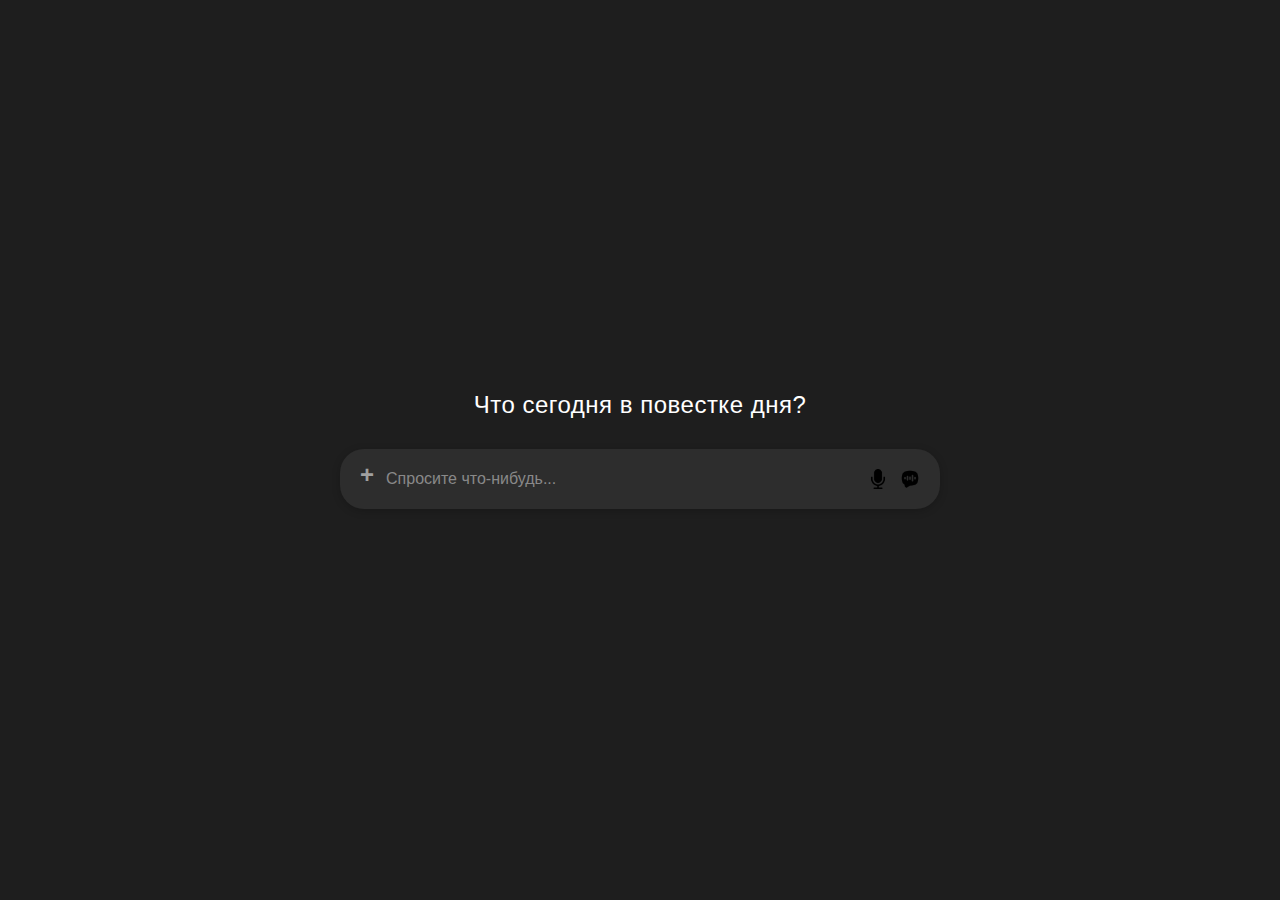
<file: homework_1/chatGpt/index.html>
<!DOCTYPE html>
<html lang="ru">
<head>
  <meta charset="UTF-8" />
  <meta name="viewport" content="width=device-width, initial-scale=1.0" />
  <title>Что сегодня в повестке дня?</title>
  <link rel="stylesheet" href="style.css" />
</head>
<body>
  <div class="container">
    <h1 class="title">Что сегодня в повестке дня?</h1>
    <div class="search-bar">
    <span class="icon plus">+</span>
    <input type="text" placeholder="Спросите что-нибудь..." class="input-field" />
    <img src="ic/mic.png" alt="mic" class="mic-icon">
    <img src="ic/voice.png"alt="voice" class="voice-icon">
    </div>
  </div>
</body>
</html>
</file>
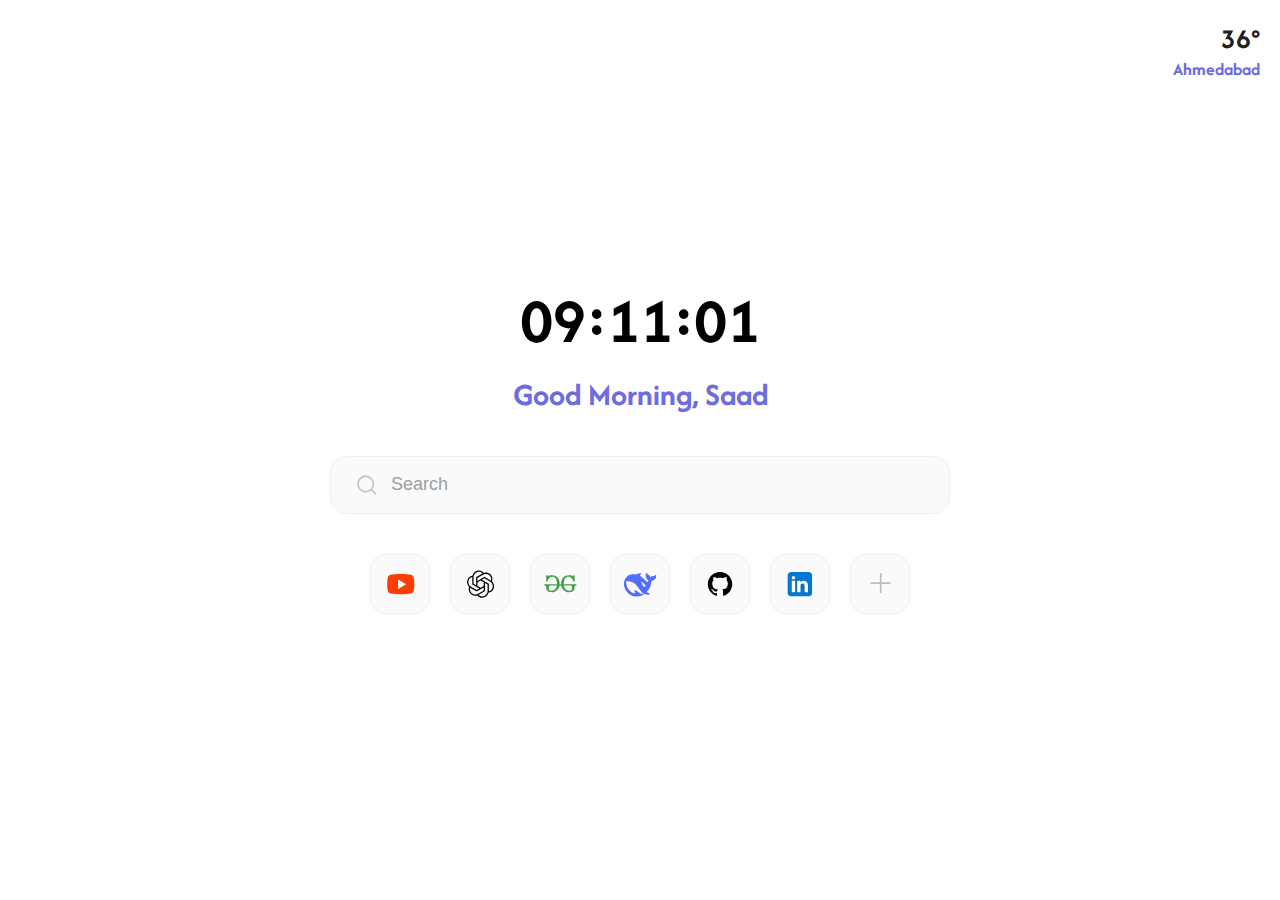
<file: homework_1/search/index.html>
<html lang="en">
    <head>
        <link href='https://fonts.googleapis.com/css?family=Afacad' rel='stylesheet'>
        <meta name="viewport" content="width=device-width, initial-scale=1.0">
        <meta charset="utf-8">
        <link rel="stylesheet" href="style.css">
        <title>!!!</title>
    </head>
    <body>
        <div class="weather">
            <p class="temp">36°</p>
            <p class="city">Ahmedabad</p>
        </div>

        <div class="main">
            <div class="greeting">
                <p class="time">09:11:01</p>
                <p class="hello">Good Morning, Saad</p>
            </div>
            <div class="center">
                <div class="searchbar">
                    <img src="ic/search-01.svg" class="loopa">
                    <p class="search_txt">Search</p>
                </div>
                <div class="icons">
                    <ul>
                        <li><img src="ic/youtube.svg"></li>
                        <li><img src="ic/gpt.svg"></li>
                        <li><img src="ic/1.svg"></li>
                        <li><img src="ic/docker.svg"></li>
                        <li><img src="ic/github.svg"></li>
                        <li><img src="ic/link.svg"></li>
                        <li><img src="ic/plus.svg"></li>
                        
                    </ul>
                </div>
            </div>
        </div>
    </body>
</html>
</file>
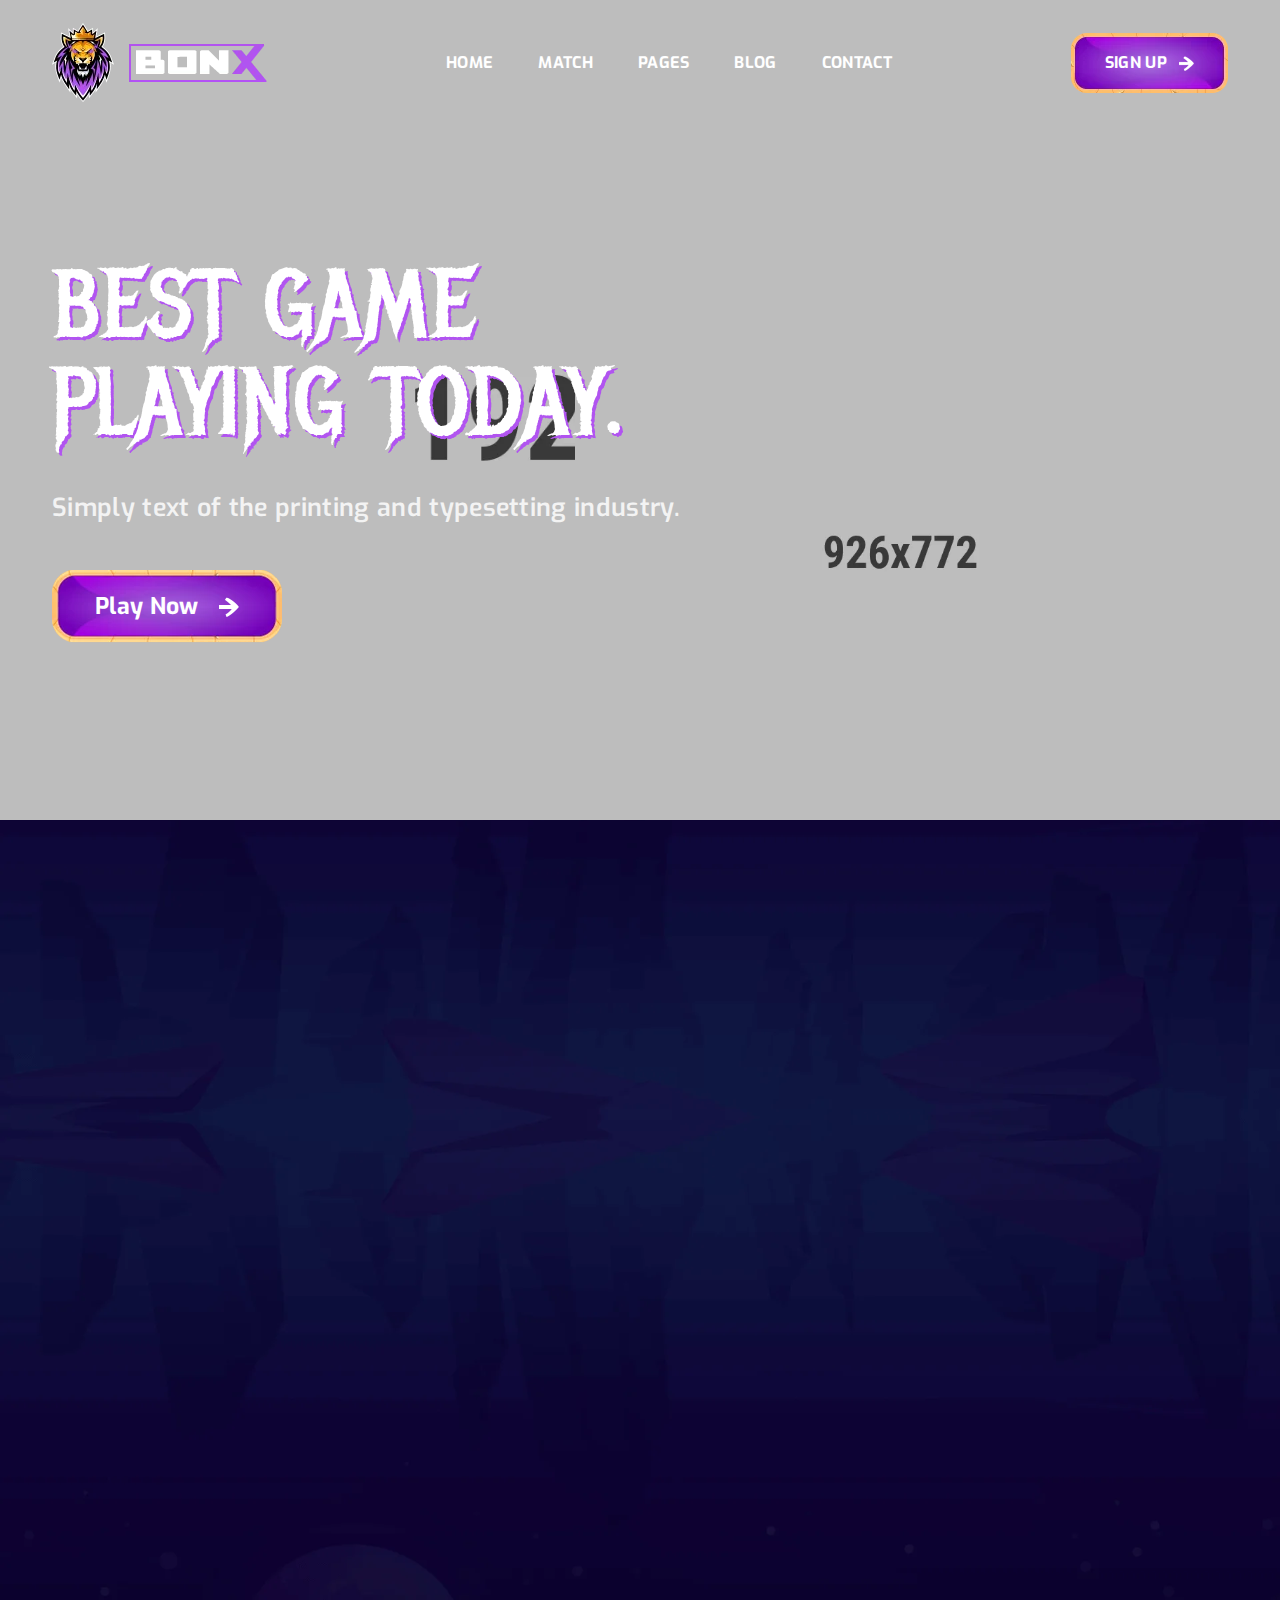
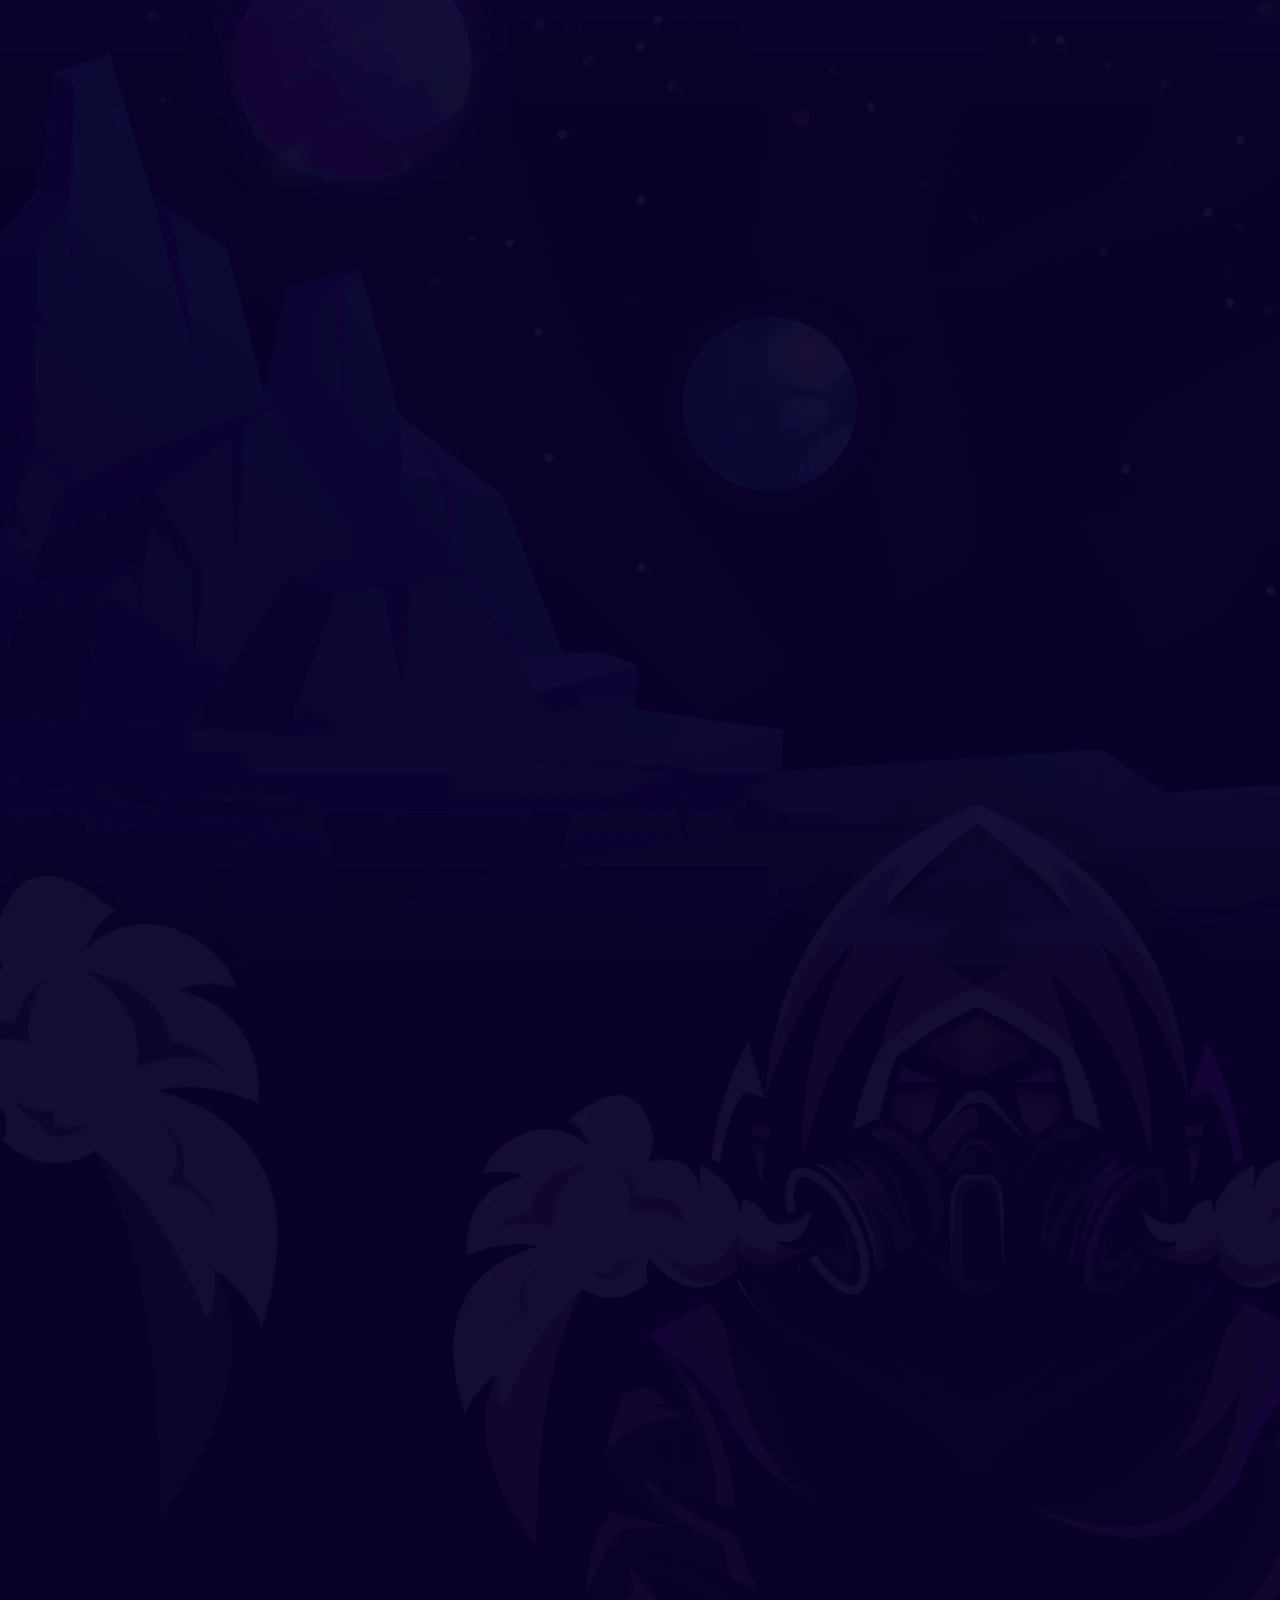
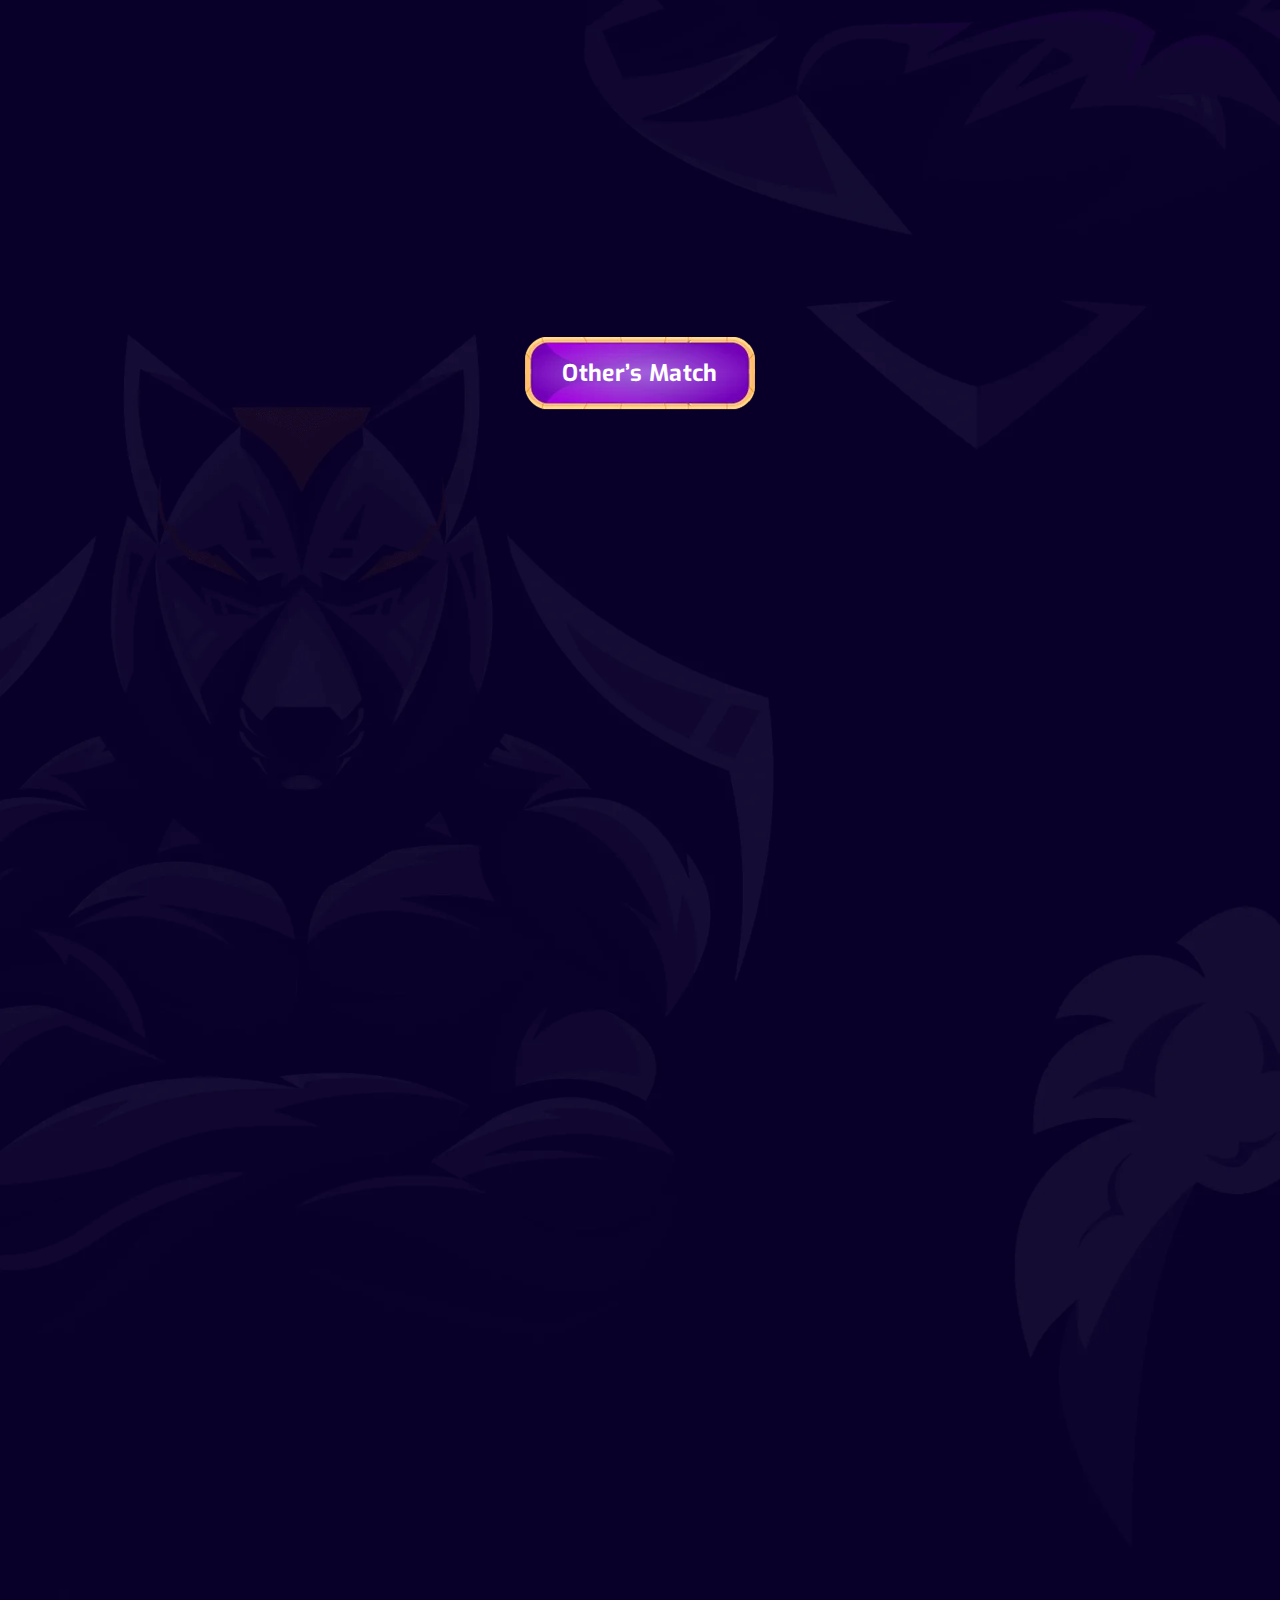
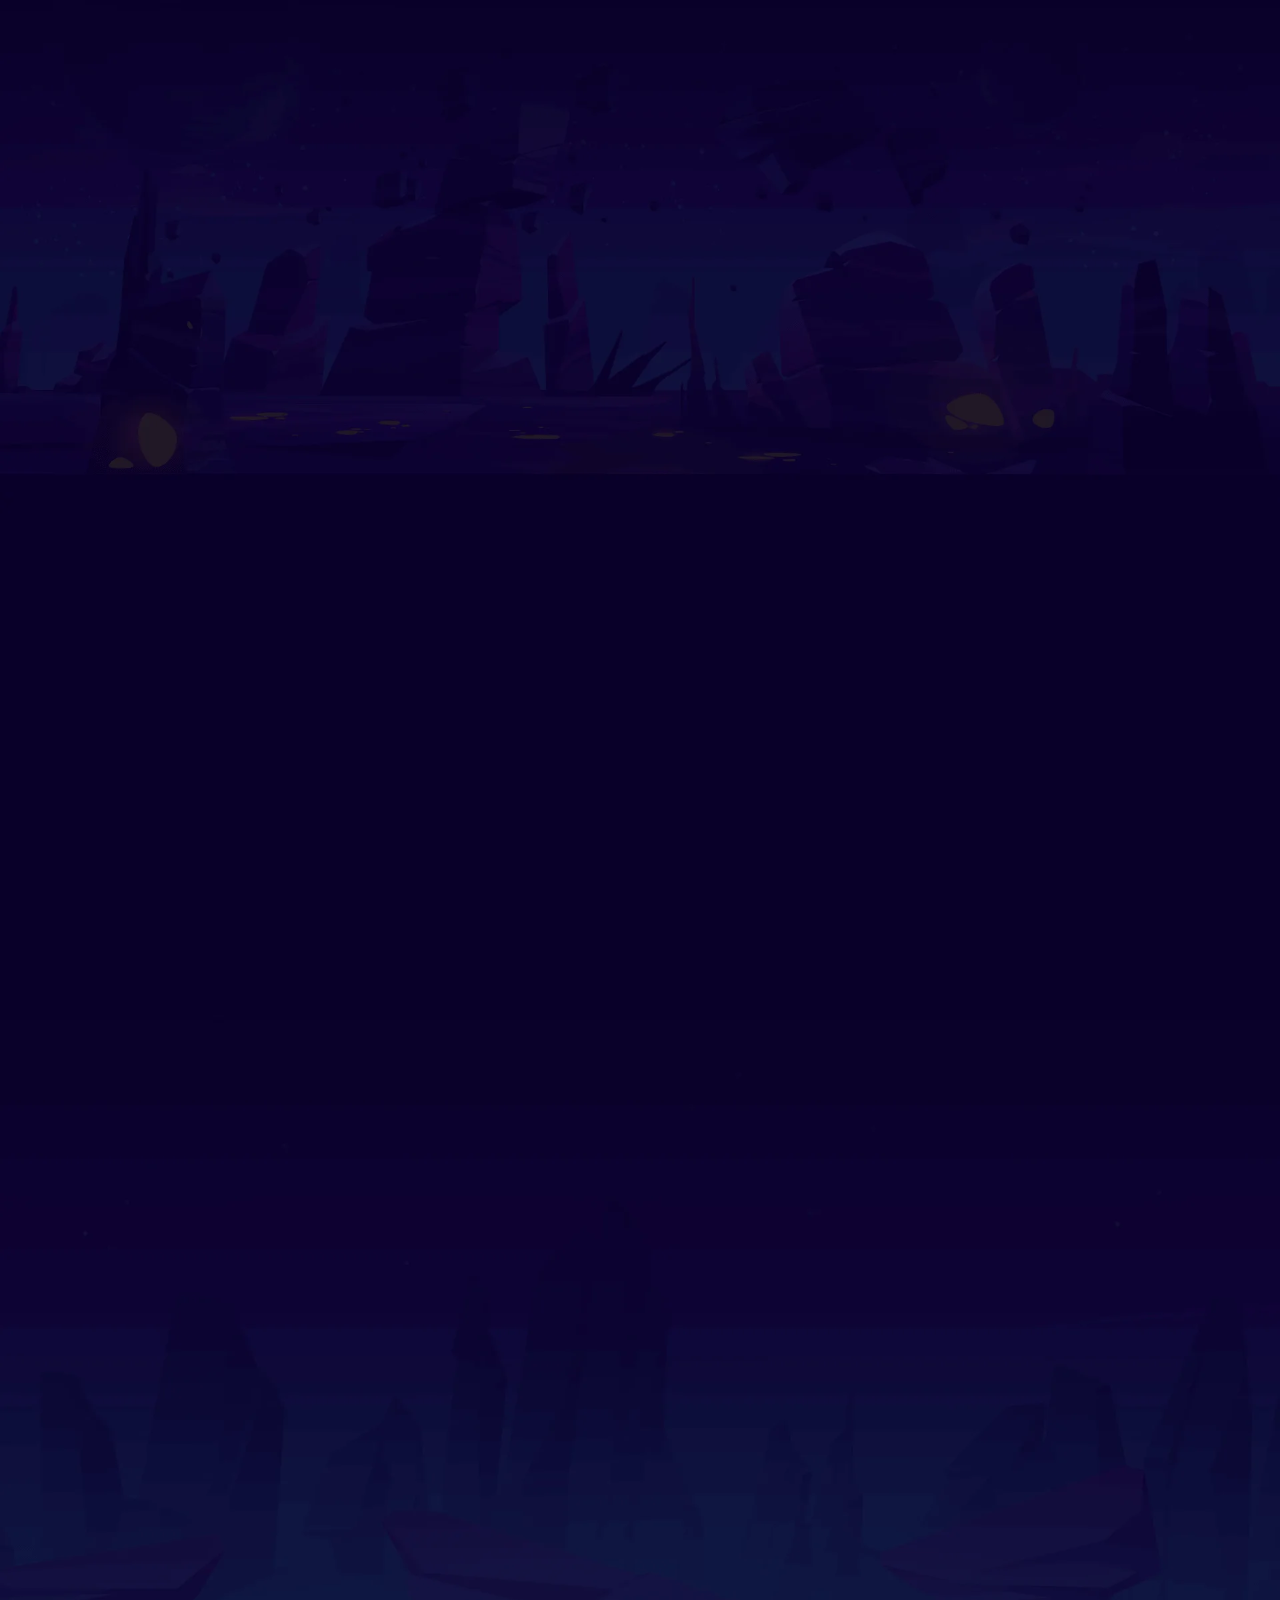
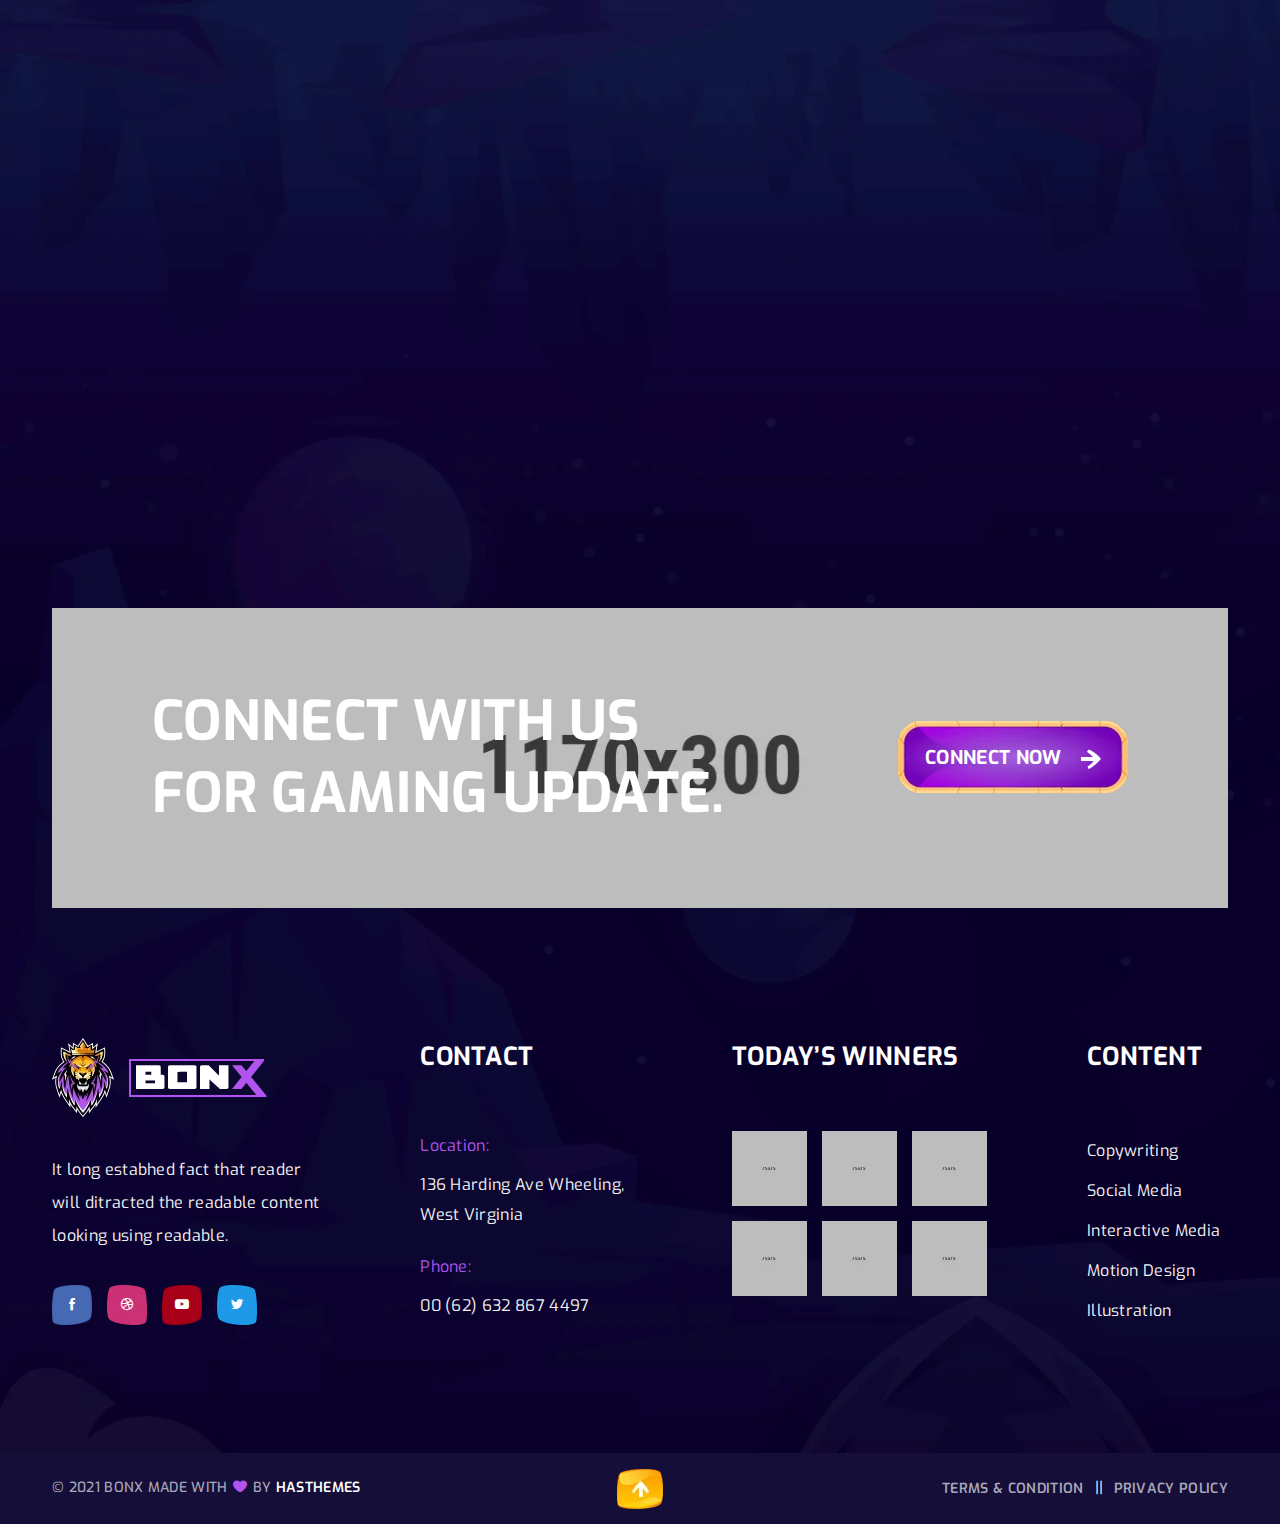
<file: HomeWork_6/miniHttpServer/static/bonx/index.html>
<!doctype html>
<html class="no-js" lang="en">

<head>
    <meta charset="utf-8">
    <meta http-equiv="x-ua-compatible" content="ie=edge">
    <title>Bonx - Gaming Website Template HTML Version</title>
    <meta name="description" content="240+ Best Bootstrap Templates are available on this website. Find your template for your project compatible with the most popular HTML library in the world."/>
    <meta name="viewport" content="width=device-width, initial-scale=1">
    
    <!-- Add site Favicon -->
    <link rel="shortcut icon" href="assets/img/favicon.ico" type="image/png">

    <!-- CSS 
    ========================= -->
    <link rel="preconnect" href="https://fonts.googleapis.com">
    <link rel="preconnect" href="https://fonts.gstatic.com" crossorigin>
    <link href="https://fonts.googleapis.com/css2?family=Exo:ital,wght@0,100;0,200;0,300;0,400;0,500;0,600;0,700;0,800;0,900;1,100;1,200;1,300;1,400;1,500;1,600;1,700;1,800;1,900&family=Metal+Mania&display=swap" rel="stylesheet">

    <link rel="stylesheet" href="assets/css/vendor/bootstrap.min.css">
    <link rel="stylesheet" href="assets/css/slick.css">
    <link rel="stylesheet" href="assets/css/icofont.min.css">
    <link rel="stylesheet" href="assets/css/animate.css">
    <link rel="stylesheet" href="assets/css/nice-select.css">
    <link rel="stylesheet" href="assets/css/magnific-popup.css">
    <!-- Main Style CSS -->
    <link rel="stylesheet" href="assets/css/style.css">
</head>

<body class="body__bg" data-bgimg="assets/img/bg/body-bg.webp">
   
  
     <!--offcanvas menu area start-->
     <div class="body_overlay">
                
    </div>
    <div class="offcanvas_menu">
        <div class="container">
            <div class="row">
                <div class="col-12">
                    <div class="offcanvas_menu_wrapper">
                        <div class="canvas_close">
                            <a href="javascript:void(0)"><i class="icofont-close"></i></a>  
                        </div>
                        <div id="menu" class="text-left ">
                            <ul class="offcanvas_main_menu">
                                <li class="menu-item-has-children active">
                                    <a href="index.html">Home</a>
                                </li>
                                <li class="menu-item-has-children"><a href="#">Match</a>
                                    <ul class="sub-menu">
                                        <li><a href="match.html">Match Page</a></li>
                                        <li><a href="match-details.html">Match Details</a></li>
                                    </ul>
                                </li>
                                <li class="menu-item-has-children"><a href="#">Pages</a>
                                    <ul class="sub-menu">
                                        <li><a href="about.html">About Us</a></li>
                                        <li><a href="all-game.html">All Game</a></li>
                                        <li><a href="game-details.html">Game Details</a></li>
                                        <li><a href="faq.html">Faq Page</a></li>
                                        <li><a href="players.html">Players</a></li>
                                        <li><a href="player-details.html">Player Details</a></li>
                                        <li><a href="404.html">Error 404</a></li>
                                    </ul>
                                </li>
                                <li class="menu-item-has-children">
                                    <a href="#">blog</a>
                                    <ul class="sub-menu">
                                        <li><a href="blog-left-sidebar.html">Blog Left Sidebar</a></li>
                                        <li><a href="blog-right-sidebar.html">Blog Right Sidebar</a></li>
                                        <li><a href="blog-without-sidebar.html">Blog Without Sidebar</a></li>
                                         <li><a href="blog-grid-left-sidebar.html">Blog Grid Left Sidebar</a></li>
                                            <li><a href="blog-grid-right-sidebar.html">Blog Grid Right Sidebar</a></li>
                                        <li><a href="blog-grid-without-sidebar.html">Blog Grid Without Sidebar</a></li>
                                        <li><a href="blog-details-left-sidebar.html">Blog Details Left Sidebar</a></li>
                                        <li><a href="blog-details-right-sidebar.html">Blog Details Right Sidebar</a></li>
                                        <li><a href="blog-details.html">Blog Details</a></li>
                                    </ul>
                                </li>
                                <li class="menu-item-has-children"><a href="contact.html">Contact Us</a></li>
                            </ul>
                        </div>
                    </div>
                </div>
            </div>
        </div>
    </div>
    <!--offcanvas menu area end-->

    <!--header area start-->
    <header class="header_section header_transparent sticky-header">
        <div class="container">
            <div class="row">
                <div class="col-12">
                    <div class="main_header d-flex justify-content-between align-items-center">
                        <div class="header_logo">
                            <a class="sticky_none" href="index.html"><img src="assets/img/logo/logo.webp" alt=""></a>
                        </div>
                        <!--main menu start-->
                        <div class="main_menu d-none d-lg-block"> 
                            <nav>  
                                <ul class="d-flex">
                                    <li><a href="index.html">Home</a></li> 
                                    <li><a href="match.html">Match</a>
                                        <ul class="sub_menu">
                                            <li><a href="match.html">Match Page</a></li>
                                            <li><a href="match-details.html">Match Details</a></li>
                                        </ul>
                                    </li>
                                    <li><a href="#">Pages</a>
                                        <ul class="sub_menu">
                                            <li><a href="about.html">About Us</a></li>
                                            <li><a href="all-game.html">All Game</a></li>
                                            <li><a href="game-details.html">Game Details</a></li>
                                            <li><a href="faq.html">Faq Page</a></li>
                                            <li><a href="players.html">Players</a></li>
                                            <li><a href="player-details.html">Player Details</a></li>
                                            <li><a href="404.html">Error 404</a></li>
                                        </ul>
                                    </li>
                                    <li><a href="blog-left-sidebar.html">blog</a>
                                        <ul class="sub_menu">
                                            <li><a href="blog-left-sidebar.html">Blog Left Sidebar</a></li>
                                            <li><a href="blog-right-sidebar.html">Blog Right Sidebar</a></li>
                                            <li><a href="blog-without-sidebar.html">Blog Without Sidebar</a></li>
                                             <li><a href="blog-grid-left-sidebar.html">Blog Grid Left Sidebar</a></li>
                                            <li><a href="blog-grid-right-sidebar.html">Blog Grid Right Sidebar</a></li>
                                            <li><a href="blog-grid-without-sidebar.html">Blog Grid Without Sidebar</a></li>
                                            <li><a href="blog-details-left-sidebar.html">Blog Details Left Sidebar</a></li>
                                            <li><a href="blog-details-right-sidebar.html">Blog Details Right Sidebar</a></li>
                                            <li><a href="blog-details.html">Blog Details</a></li>
                                        </ul>
                                    </li>
                                    <li><a href="contact.html">Contact</a></li>
                                </ul>  
                            </nav>
                        </div>
                        <!--main menu end-->
                        <div class="header_right_sidebar d-flex align-items-center">
                            <div class="sing_up_btn">
                                <a class="btn btn-link" href="#">SIGN UP <img src="assets/img/icon/arrrow-icon2.webp" alt=""> </a>
                            </div>
                            <div class="canvas_open">
                                <a href="javascript:void(0)"><i class="icofont-navigation-menu"></i></a>
                            </div>
                        </div>
                    </div>
                </div>
            </div>
        </div>
    </header>
    <!--header area end-->

    <!-- page wrapper start -->
    <div class="page_wrapper">

        <!--slide banner section start-->
        <section class="hero_banner_section d-flex align-items-center mb-130" data-bgimg="assets/img/bg/hero-bg1.webp">
            <div class="container">
                <div class="hero_banner_inner">
                    <div class="row align-items-center">
                        <div class="col-12">
                            <div class="hero_content">
                                <h1 class="wow fadeInUp" data-wow-delay="0.1s" data-wow-duration="1.1s">Best Game <br>
                                    Playing Today.</h1>
                                <p class="wow fadeInUp" data-wow-delay="0.2s" data-wow-duration="1.2s">Simply text of the printing and typesetting industry.</p>
                                <a class="btn btn-link wow fadeInUp" data-wow-delay="0.3s" data-wow-duration="1.3s" href="all-game.html">Play Now <img src="assets/img/icon/arrrow-icon.webp" alt=""> </a>
                            </div>
                        </div>
                    </div>
                </div>    
            </div>
            <div class="hero_position_img">
                <img src="assets/img/bg/hero-position-img.webp" alt="">
            </div>
        </section>
        <!--slider area end-->

        <!-- gaming  world section start -->
        <section class="gaming_world_section mb-140">
            <div class="container">
                <div class="section_title text-center wow fadeInUp mb-60" data-wow-delay="0.1s" data-wow-duration="1.1s">
                    <h2>yOU ARE MOST WELCOME <br>
                        IN GAMING WORLD.</h2>
                </div>
                <div class="gaming_world_inner">
                    <div class="row">
                        <div class="col-lg-4 col-md-4 col-sm-6">
                            <div class="single_gaming_world wow fadeInUp" data-bgimg="assets/img/others/gaming-world-bg1.webp" data-wow-delay="0.1s" data-wow-duration="1.1s">
                                <div class="gaming_world_thumb">
                                    <img src="assets/img/others/gaming-world1.webp" alt="">
                                </div>
                                <div class="gaming_world_text">
                                    <h3>Live Streaming</h3>
                                    <p>When unknown printer took
                                        type and scrambled it to make type
                                    specimen book centuries,</p>
                                </div>
                            </div>
                        </div>
                        <div class="col-lg-4 col-md-4 col-sm-6">
                            <div class="single_gaming_world wow fadeInUp" data-bgimg="assets/img/others/gaming-world-bg2.webp" data-wow-delay="0.2s" data-wow-duration="1.2s">
                                <div class="gaming_world_thumb">
                                    <img src="assets/img/others/gaming-world2.webp" alt="">
                                </div>
                                <div class="gaming_world_text">
                                    <h3>Game News</h3>
                                    <p>When unknown printer took
                                        type and scrambled it to make type
                                    specimen book centuries,</p>
                                </div>
                            </div>
                        </div>
                        <div class="col-lg-4 col-md-4 col-sm-6">
                            <div class="single_gaming_world wow fadeInUp" data-bgimg="assets/img/others/gaming-world-bg3.webp" data-wow-delay="0.3s" data-wow-duration="1.3s">
                                <div class="gaming_world_thumb">
                                    <img src="assets/img/others/gaming-world3.webp" alt="">
                                </div>
                                <div class="gaming_world_text">
                                    <h3>Game Tournaments</h3>
                                    <p>When unknown printer took
                                        type and scrambled it to make type
                                    specimen book centuries,</p>
                                </div>
                            </div>
                        </div>
                    </div>
                </div>
            </div>
        </section>
        <!-- gaming  world section end -->

        <!-- gaming video section start -->
        <section class="gaming_video_section mb-118 wow fadeInUp" data-wow-delay="0.1s" data-wow-duration="1.1s">
            <div class="container">
                <div class="row">
                    <div class="col-12">
                        <div class="gaming_video_inner slick_navigation slick__activation" data-slick='{
                            "slidesToShow": 1,
                            "slidesToScroll": 1,
                            "arrows": true,
                            "dots": false,
                            "autoplay": false,
                            "speed": 300,
                            "infinite": true ,  
                            "responsive":[ 
                            {"breakpoint":500, "settings": { "slidesToShow": 1 } }  
                            ]                                                     
                        }'>
                            <div class="gaming_video_thumb">
                                <img src="assets/img/bg/gaming-bg1.webp" alt="">
                                <div class="gaming_video_paly_icon">
                                    <a class="video_popup" href="https://www.youtube.com/watch?v=eS9Qm4AOOBY"><img src="assets/img/others/play-btn.webp" alt=""></a>
                                </div>
                                <div class="live_streaming_text">
                                    <h3>Watch Live Streaming</h3>
                                </div>
                            </div>
                            <div class="gaming_video_thumb">
                                <img src="assets/img/bg/gaming-bg1.webp" alt="">
                                <div class="gaming_video_paly_icon">
                                    <a class="video_popup" href="https://www.youtube.com/watch?v=eS9Qm4AOOBY"><img src="assets/img/others/play-btn.webp" alt=""></a>
                                </div>
                                <div class="live_streaming_text">
                                    <h3>Watch Live Streaming</h3>
                                </div>
                            </div>
                        </div>
                    </div>
                </div>
            </div>
        </section>
        <!-- gaming video section end -->

        <!-- upcoming gaming section start -->
        <section class="upcoming_gaming_section mb-125">
            <div class="container">
                <div class="section_title text-center wow fadeInUp mb-60" data-wow-delay="0.1s" data-wow-duration="1.1s">
                    <h2>Upcoming Match</h2>
                    <p>When unknown printer took type and scrambled it to make <br>
                        type specimen book centuries,</p>
                </div>
                <div class="upcoming_gaming_inner">
                    <div class="upcoming_gaming_list wow fadeInUp d-flex justify-content-between align-items-center mb-30" data-wow-delay="0.1s" data-wow-duration="1.1s">
                        <div class="upcoming_gaming_text">
                            <p>20 August 2021  -  09:00 PM</p>
                            <h3><a href="match-details.html">Roar Spring Game 2021</a></h3>
                            <span>08 Teams Registered</span>
                        </div>
                        <div class="upcoming_play_video text-center">
                            <a class="video_popup" href="https://www.youtube.com/watch?v=eS9Qm4AOOBY"><img src="assets/img/others/play-btn2.webp" alt=""></a> <br>
                            <span>Live Stream</span>
                        </div>
                        <div class="upcoming_gaming_thumb d-flex align-items-center">
                            <div class="single_upcoming_thumb">
                                <img src="assets/img/others/upcoming-game-thumb1.webp" alt="">
                            </div>
                            <div class="single_upcoming_thumb">
                                <img src="assets/img/others/game-vs1.webp" alt="">
                            </div>
                            <div class="single_upcoming_thumb">
                                <img src="assets/img/others/upcoming-game-thumb2.webp" alt="">
                            </div>
                        </div>
                    </div> 
                    <div class="upcoming_gaming_list wow fadeInUp d-flex justify-content-between align-items-center mb-30" data-wow-delay="0.2s" data-wow-duration="1.2s">
                        <div class="upcoming_gaming_text">
                            <p>20 August 2021  -  09:00 PM</p>
                            <h3><a href="match-details.html">Skrit tournament 2021</a></h3>
                            <span>08 Teams Registered</span>
                        </div>
                        <div class="upcoming_play_video text-center">
                            <a class="video_popup" href="https://www.youtube.com/watch?v=eS9Qm4AOOBY"><img src="assets/img/others/play-btn2.webp" alt=""></a> <br>
                            <span>Youtube Stream</span>
                        </div>
                        <div class="upcoming_gaming_thumb d-flex align-items-center">
                            <div class="single_upcoming_thumb">
                                <img src="assets/img/others/upcoming-game-thumb3.webp" alt="">
                            </div>
                            <div class="single_upcoming_thumb">
                                <img src="assets/img/others/game-vs2.webp" alt="">
                            </div>
                            <div class="single_upcoming_thumb">
                                <img src="assets/img/others/upcoming-game-thumb4.webp" alt="">
                            </div>
                        </div>
                    </div> 
                    <div class="upcoming_gaming_list wow fadeInUp d-flex justify-content-between align-items-center" data-wow-delay="0.3s" data-wow-duration="1.3s">
                        <div class="upcoming_gaming_text">
                            <p>20 August 2021  -  09:00 PM</p>
                            <h3><a href="match-details.html">Ninja 360 Game 2021</a></h3>
                            <span>08 Teams Registered</span>
                        </div>
                        <div class="upcoming_play_video text-center">
                            <a class="video_popup" href="https://www.youtube.com/watch?v=eS9Qm4AOOBY"><img src="assets/img/others/play-btn2.webp" alt=""></a> <br>
                            <span>Twitch Stream</span>
                        </div>
                        <div class="upcoming_gaming_thumb d-flex align-items-center">
                            <div class="single_upcoming_thumb">
                                <img src="assets/img/others/upcoming-game-thumb5.webp" alt="">
                            </div>
                            <div class="single_upcoming_thumb">
                                <img src="assets/img/others/game-vs3.webp" alt="">
                            </div>
                            <div class="single_upcoming_thumb">
                                <img src="assets/img/others/upcoming-game-thumb6.webp" alt="">
                            </div>
                        </div>
                    </div>
                </div>
                <div class="others_match_btn text-center">
                    <a class="btn btn-link" href="match.html">Other’s Match </a>
                </div>
            </div>
        </section>
        <!-- upcoming gaming section end -->

        <!-- counterup section start -->
        <section class="counterup_section mb-115 wow fadeInUp" data-wow-delay="0.1s" data-wow-duration="1.1s">
            <div class="container">
                <div class="row">
                    <div class="col-12">
                        <div class="counterup_inner d-flex justify-content-center">
                            <div class="single_counterup one">
                                <div class="counterup_text">
                                    <h2 class="counterup color1">8697</h2>
                                    <span>TWITCH STREAMS</span>
                                </div>
                            </div>
                            <div class="single_counterup two">
                                <div class="counterup_text">
                                    <h2 class="counterup color2">428</h2>
                                    <span>TOTAL GAMES</span>
                                </div>
                            </div>
                            <div class="single_counterup three">
                                <div class="counterup_text">
                                    <h2 class="counterup color3">5367</h2>
                                    <span>YOUTUBE STREAMS</span>
                                </div>
                            </div>
                            <div class="single_counterup four">
                                <div class="counterup_text">
                                    <h2 class="counterup color4">249</h2>
                                    <span>PRO TEAM</span>
                                </div>
                            </div>
                        </div>
                    </div>
                </div>
            </div>
        </section>
        <!-- counterup section end -->

        <!-- popular gaming  section start -->
        <section class="popular_gaming_section mb-140">
            <div class="container">
                <div class="section_title text-center wow fadeInUp mb-60" data-wow-delay="0.1s" data-wow-duration="1.1s">
                    <h2>Popular GAME</h2>
                    <p>When unknown printer took type and scrambled it to make <br>
                        type specimen book centuries,</p>
                </div>
                <div class="popular_gaming_inner wow fadeInUp" data-wow-delay="0.2s" data-wow-duration="1.2s">
                    <div class="row">
                        <div class="col-lg-6 col-md-6">
                            <div class="popular_gaming_thumb">
                            <a href="#"><img src="assets/img/others/popular-game-thumb1.webp" alt=""></a>
                            <div class="gaming_details_btn">
                                    <a class="btn btn-link" href="game-details.html">Game Details <img src="assets/img/icon/arrrow-icon.webp" alt=""> </a>
                            </div>
                            </div>
                        </div>
                        <div class="col-lg-6 col-md-6">
                            <div class="popular_gaming_thumb">
                            <a href="#"><img src="assets/img/others/popular-game-thumb2.webp" alt=""></a>
                            <div class="gaming_details_btn">
                                    <a class="btn btn-link" href="game-details.html">Game Details <img src="assets/img/icon/arrrow-icon.webp" alt=""> </a>
                                </div>
                            </div>
                        </div>
                        <div class="col-lg-6 col-md-6">
                            <div class="popular_gaming_thumb">
                            <a href="#"><img src="assets/img/others/popular-game-thumb3.webp" alt=""></a>
                                <div class="gaming_details_btn">
                                    <a class="btn btn-link" href="game-details.html">Game Details <img src="assets/img/icon/arrrow-icon.webp" alt=""> </a>
                                </div>
                            </div>
                        </div>
                        <div class="col-lg-6 col-md-6">
                            <div class="popular_gaming_thumb">
                            <a href="#"><img src="assets/img/others/popular-game-thumb4.webp" alt=""></a>
                                <div class="gaming_details_btn">
                                    <a class="btn btn-link" href="game-details.html">Game Details <img src="assets/img/icon/arrrow-icon.webp" alt=""> </a>
                                </div>
                            </div>
                        </div>
                    </div>
                </div>
            </div>
        </section>
        <!-- popular gaming section end -->

        <!-- testimonial section start -->
        <section class="testimonial_section wow fadeInUp" data-bgimg="assets/img/others/testimonial-bg-fullwidth.webp" data-wow-delay="0.1s" data-wow-duration="1.1s">
            <div class="container">
                <div class="row">
                    <div class="col-12">
                        <div class="section_title mb-60">
                            <h2>What people’s say <br>
                                ABOUT <span>game studio.</span></h2>
                        </div>
                        <div class="testimonial_inner slick__activation slick_navigation" data-slick='{
                            "slidesToShow": 1,
                            "slidesToScroll": 1,
                            "arrows": true,
                            "dots": false,
                            "autoplay": false,
                            "speed": 300,
                            "infinite": true ,  
                            "responsive":[  
                            {"breakpoint":576, "settings": { "slidesToShow": 1 } }  
                            ]                                                     
                        }' data-bgimg="assets/img/others/testimonial-bg.webp">
                            <div class="testimonial_list d-flex align-items-center">
                                <div class="testimonial_thumb">
                                    <img src="assets/img/others/testimonial-thumb.webp" alt="">
                                </div>
                                <div class="testimonial_content">
                                    <div class="testimonial_desc">
                                        <p>It is a long established fact that a reader will be distracted the
                                        readable content of page when looking at it layout the point using
                                        lorem Ipsum is that it has a more-or-less normal distribution lette
                                        as opposed to using making it look like readable english,
                                        many desktop publishing packages and web page now editors.</p>
                                    </div>
                                    <div class="testimonial_author">
                                        <h3>Randolph Frazier</h3>
                                        <span>Top Rated Gamer</span>
                                    </div>
                                </div>
                            </div>
                            <div class="testimonial_list d-flex align-items-center">
                                <div class="testimonial_thumb">
                                    <img src="assets/img/others/testimonial-thumb.webp" alt="">
                                </div>
                                <div class="testimonial_content">
                                    <div class="testimonial_desc">
                                        <p>Lorem ipsum dolor sit, amet consectetur adipisicing elit. Natus quos consectetur amet blanditiis, facilis esse illo unde saepe facere dolore porro asperiores ducimus, inventore voluptate doloribus odio fugit magnam voluptatum perferendis? Sit quisquam labore adipisci doloremque! Aperiam voluptate modi quasi are nobis.</p>
                                    </div>
                                    <div class="testimonial_author">
                                        <h3>Roar Spring</h3>
                                        <span>Top Rated Gamer</span>
                                    </div>
                                </div>
                            </div>
                        </div>
                    </div>
                </div>
            </div>
        </section>
        <!-- testimonial section end -->

        <!-- blog section start -->
        <section class="blog_section mb-90">
            <div class="container">
                <div class="section_title text-center wow fadeInUp mb-70" data-wow-delay="0.1s" data-wow-duration="1.1s">
                    <h2>Latest Blog</h2>
                    <p>Lorem ipsum dolor sit amet, consectetur adipisicing elit, sed do eiusmod <br> tempor incididunt ut labore et dolore magna</p>
                </div>
                <div class="row blog_inner">
                    <div class="col-lg-6">
                        <div class="single_blog d-flex align-items-center wow fadeInUp" data-wow-delay="0.1s" data-wow-duration="1.1s">
                            <div class="blog_thumb">
                                <a href="blog-details.html"><img src="assets/img/blog/blog1.webp" alt=""></a>
                            </div>
                            <div class="blog_content">
                                <div class="blog_date">
                                    <span><i class="icofont-calendar"></i>  20 January 2021</span>
                                </div>
                                <h3><a href="blog-details.html">if you have seen Apple's
                                    recent jabs.</a></h3>
                                <a href="blog-details.html">READ MORE</a>
                            </div>
                        </div>
                    </div>
                    <div class="col-lg-6">
                        <div class="single_blog d-flex align-items-center wow fadeInUp" data-wow-delay="0.1s" data-wow-duration="1.1s">
                            <div class="blog_thumb">
                                <a href="blog-details.html"><img src="assets/img/blog/blog2.webp" alt=""></a>
                            </div>
                            <div class="blog_content">
                                <div class="blog_date">
                                    <span><i class="icofont-calendar"></i>  20 January 2021</span>
                                </div>
                                <h3><a href="blog-details.html">Lorem ipsum dolor sit amet, adipisicing elit.</a></h3>
                                <a href="blog-details.html">READ MORE</a>
                            </div>
                        </div>
                    </div>
                    <div class="col-lg-6">
                        <div class="single_blog d-flex align-items-center wow fadeInUp" data-wow-delay="0.1s" data-wow-duration="1.1s">
                            <div class="blog_thumb">
                                <a href="blog-details.html"><img src="assets/img/blog/blog3.webp" alt=""></a>
                            </div>
                            <div class="blog_content">
                                <div class="blog_date">
                                    <span><i class="icofont-calendar"></i>  20 January 2021</span>
                                </div>
                                <h3><a href="blog-details.html"> Perferendis hic sint are rem, incidunt vitae.</a></h3>
                                <a href="blog-details.html">READ MORE</a>
                            </div>
                        </div>
                    </div>
                    <div class="col-lg-6">
                        <div class="single_blog d-flex align-items-center wow fadeInUp" data-wow-delay="0.1s" data-wow-duration="1.1s">
                            <div class="blog_thumb">
                                <a href="blog-details.html"><img src="assets/img/blog/blog4.webp" alt=""></a>
                            </div>
                            <div class="blog_content">
                                <div class="blog_date">
                                    <span><i class="icofont-calendar"></i>  20 January 2021</span>
                                </div>
                                <h3><a href="blog-details.html">if you have seen Apple's
                                    recent jabs.</a></h3>
                                <a href="blog-details.html">READ MORE</a>
                            </div>
                        </div>
                    </div>
                </div>
            </div>
        </section>
        <!-- blog section end -->

        <!-- gaming update section start -->
        <section class="gaming_update_section">
            <div class="container">
                <div class="row">
                    <div class="col-12">
                        <div class="gaming_update_inner d-flex justify-content-between align-items-center" data-bgimg="assets/img/bg/gaming-update.webp">
                            <div class="gaming_update_text">
                                <h2>Connect with us <br>
                                    for gamING update.</h2>
                            </div>
                            <div class="gaming_update_btn">
                                <a class="btn btn-link" href="contact.html">CONNECT NOW <img src="assets/img/icon/arrrow-icon.webp" alt=""> </a>
                            </div>
                        </div>
                    </div>
                </div>
            </div>
        </section>
        <!-- gaming update section end -->

    </div>
    <!-- page wrapper end -->

    <!--footer area start-->
    <footer class="footer_widgets">
        <div class="main_footer">
            <div class="container">
                <div class="row">
                    <div class="col-12">
                        <div class="main_footer_inner d-flex">
                            <div class="footer_widget_list">
                                <div class="footer_logo">
                                    <a href="#"><img src="assets/img/logo/logo.webp" alt=""></a>
                                </div>
                                <div class="footer_contact_desc">
                                    <p>It long estabhed fact that reader
                                        will ditracted the readable content
                                        looking using readable.</p>
                                </div>
                                <div class="footer_social">
                                    <ul class="d-flex">
                                        <li><a class="facebook" href="https://www.facebook.com"><i class="icofont-facebook"></i></a></li>
                                        <li><a class="dribbble" href="https://dribbble.com"><i class="icofont-dribbble"></i></a></li>
                                        <li><a class="youtube" href="https://www.youtube.com"><i class="icofont-youtube-play"></i></a></li>
                                        <li><a class="twitter" href="https://twitter.com"><i class="icofont-twitter"></i></a></li>
                                    </ul>
                                </div>
                            </div>
                            <div class="footer_widget_list contact">
                                <h3>Contact</h3>
                                <div class="footer_contact_info">
                                    <div class="footer_contact_info_list">
                                        <span>Location:</span>
                                        <p>136 Harding Ave
                                            Wheeling, West Virginia</p>
                                    </div>
                                    <div class="footer_contact_info_list">
                                        <span>Phone:</span>
                                        <p><a href="#">00 (62) 632 867 4497</a></p>
                                    </div>
                                </div>
                            </div>
                            <div class="footer_widget_list">
                                <h3>today’s winners</h3>
                                <div class="footer_winners_gallery">
                                    <div class="footer_winners_list d-flex">
                                        <div class="footer_winners_thumb">
                                            <a href="game-details.html"><img src="assets/img/others/winners1.webp" alt=""></a>
                                        </div>
                                        <div class="footer_winners_thumb">
                                            <a href="game-details.html"><img src="assets/img/others/winners2.webp" alt=""></a>
                                        </div>
                                        <div class="footer_winners_thumb">
                                            <a href="game-details.html"><img src="assets/img/others/winners3.webp" alt=""></a>
                                        </div>
                                    </div>
                                    <div class="footer_winners_list d-flex">
                                        <div class="footer_winners_thumb">
                                            <a href="game-details.html"><img src="assets/img/others/winners4.webp" alt=""></a>
                                        </div>
                                        <div class="footer_winners_thumb">
                                            <a href="game-details.html"><img src="assets/img/others/winners5.webp" alt=""></a>
                                        </div>
                                        <div class="footer_winners_thumb">
                                            <a href="game-details.html"><img src="assets/img/others/winners6.webp" alt=""></a>
                                        </div>
                                    </div>
                                </div>
                            </div>
                            <div class="footer_widget_list footer_list_menu">
                                <h3>Content</h3>
                                <div class="footer_menu">
                                    <ul>
                                        <li><a href="about.html"> Copywriting</a></li>
                                        <li><a href="about.html">Social Media</a></li>
                                        <li><a href="about.html">Interactive Media</a></li>
                                        <li><a href="about.html">Motion Design</a></li>
                                        <li><a href="about.html">Illustration</a></li>
                                    </ul>
                                </div>
                            </div>
                        </div>
                    </div> 
                </div>
            </div>
        </div>
        <div class="footer_bottom">
            <div class="container">
                <div class="row">
                    <div class="col-12">
                        <div class="footer_bottom_inner d-flex justify-content-between">
                            <div class="copyright_right">
                                <p> © 2021  BONX  Made with  <i class="icofont-heart"></i>  by <a href="https://hasthemes.com">HasThemes</a></p>
                            </div>
                            <div class="footer_bottom_link_menu">
                                <ul class="d-flex">
                                    <li><a href="about.html">Terms & Condition  </a></li>
                                    <li><a href="about.html">Privacy Policy  </a></li>
                                </ul>
                            </div>

                            <div class="scroll__top_icon">
                                <a id="scroll-top" href="#"><img src="assets/img/icon/scroll-top.webp" alt=""></a>
                            </div>
                        </div>
                    </div>
                </div>
            </div>
        </div>
    </footer>
    <!--footer area end-->

   
<!-- JS
============================================ -->
<!--modernizr min js here-->
<script src="assets/js/vendor/modernizr-3.7.1.min.js"></script>

<!-- Vendor JS -->
<script src="assets/js/vendor/jquery-3.6.0.min.js"></script>
<script src="assets/js/vendor/jquery-migrate-3.3.2.min.js"></script>
<script src="assets/js/vendor/popper.js"></script>
<script src="assets/js/vendor/bootstrap.min.js"></script>
<script src="assets/js/slick.min.js"></script>
<script src="assets/js/wow.min.js"></script>
<script src="assets/js/jquery.nice-select.js"></script>
<script src="assets/js/jquery.magnific-popup.min.js"></script>
<script src="assets/js/jquery.counterup.min.js"></script>
<script src="assets/js/jquery-waypoints.js"></script>

<!-- Main JS -->
<script src="assets/js/main.js"></script>


</body>

</html>
</file>
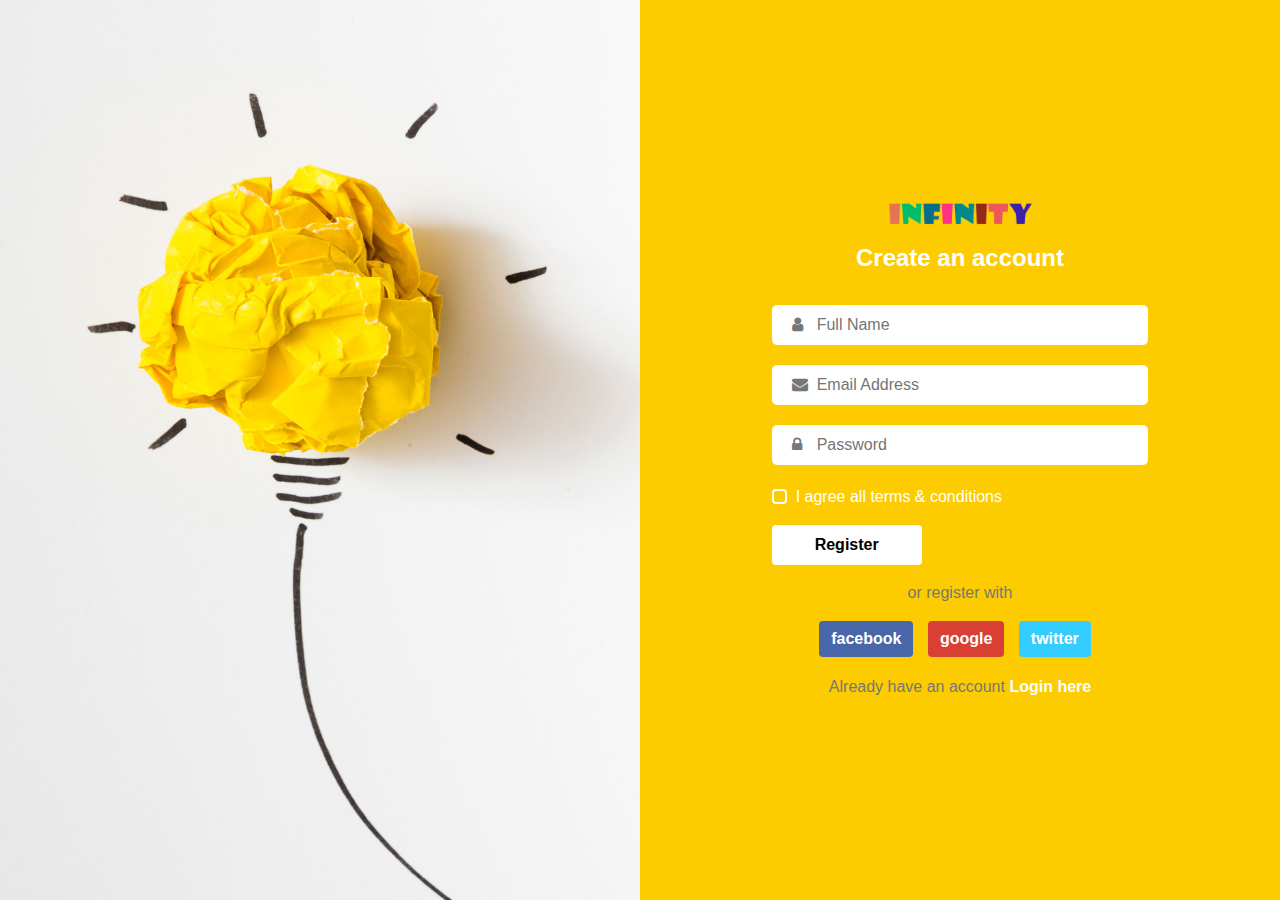
<file: HomeWork_6/miniHttpServer/static/login_form/index.html>
<!DOCTYPE html>
<html>
<head>
	<title>Register Form</title>
	<meta charset="utf-8">
	<meta name="viewport" content="width=device-width, initial-scale=1, shrink-to-fit=no">
	<link rel="stylesheet" type="text/css" href="style.css">
	<link rel="stylesheet" href="https://stackpath.bootstrapcdn.com/bootstrap/4.3.1/css/bootstrap.min.css">
	<script src="https://code.jquery.com/jquery-3.3.1.slim.min.js"></script>
	<link href="https://stackpath.bootstrapcdn.com/font-awesome/4.7.0/css/font-awesome.min.css" rel="stylesheet">
</head>
<body>
<div class="container-fluid">
	<div class="row">
		<div class="col-lg-6 col-md-6 d-none d-md-block image-container"></div>

		<div class="col-lg-6 col-md-6 form-container">
			<div class="col-lg-8 col-md-12 col-sm-9 col-xs-12 form-box text-center">
				<div class="logo mb-3">
					<img src="image/logo.png" width="150px">
				</div>
				<div class="heading mb-4">
					<h4>Create an account</h4>
				</div>
				<form action="/auth/" method="post">
					<div class="form-input">
						<span><i class="fa fa-user"></i></span>
						<input type="text" name="name" placeholder="Full Name" required>
					</div>
					<div class="form-input">
						<span><i class="fa fa-envelope"></i></span>
						<input type="email" name="email" placeholder="Email Address" required>
					</div>
					<div class="form-input">
						<span><i class="fa fa-lock"></i></span>
						<input type="password" name="password" placeholder="Password" required>
					</div>
					<div class="row mb-3">
						<div class="col-12 d-flex">
							<div class="custom-control custom-checkbox">
								<input type="checkbox" class="custom-control-input" id="cb1">
								<label class="custom-control-label text-white" for="cb1">I agree all terms &
									conditions</label>
							</div>
						</div>
					</div>
					<div class="text-left mb-3">
						<button type="submit" class="btn">Register</button>
					</div>
				</form>
				<div class="text-center mb-2">
					<div class="mb-3" style="color: #777">or register with</div>

					<a href="" class="btn btn-social btn-facebook">facebook</a>

					<a href="" class="btn btn-social btn-google">google</a>

					<a href="" class="btn btn-social btn-twitter">twitter</a>
				</div>
				<div style="color: #777">Already have an account
					<a href="login.html" class="login-link">Login here</a>
				</div>
			</div>
		</div>
	</div>
</div>
</body>
</html>
</file>
<file: homework_1/chatGpt/style.css>
* {
  margin: 0;
  padding: 0;
  box-sizing: border-box;
}

body {
  background-color: #1e1e1e;
  font-family: 'Segoe UI', Tahoma, Geneva, Verdana, sans-serif;
  display: flex;
  justify-content: center;
  align-items: center;
  min-height: 100vh;
  padding: 20px;
}

.container {
  text-align: center;
  max-width: 600px;
  width: 100%;
}

.title {
  color: white;
  font-size: 24px;
  font-weight: 500;
  margin-bottom: 30px;
  letter-spacing: 0.5px;
}

.search-bar {
  display: flex;
  align-items: center;
  background-color: #2d2d2d;
  border-radius: 24px;
  padding: 12px 20px;
  gap: 12px;
  width: 100%;
  box-shadow: 0 2px 8px rgba(0, 0, 0, 0.2);
}

.icon {
  color: #a0a0a0;
  font-size: 20px;
  cursor: default;
  user-select: none;
}

.plus {
  font-size: 24px;
  font-weight: bold;
  height: 36px;
}

.input-field {
  flex: 1;
  background: transparent;
  border: none;
  outline: none;
  color: white;
  font-size: 16px;
  padding: 4px 0;
  font-family: inherit;
}

.input-field::placeholder {
  color: #a0a0a0;
  opacity: 0.8;
}

.mic-icon,
.voice-icon {
  width: 20px;
  height: 20px;
  object-fit: contain;
  cursor: default;
  user-select: none;
}

/* Адаптивность */

@media (max-width: 768px) {
  .title {
    font-size: 20px;
    margin-bottom: 20px;
  }

  .search-bar {
    padding: 10px 16px;
    gap: 8px;
  }

  .icon {
    font-size: 18px;
  }

  .plus {
    font-size: 20px;
  }

  .input-field {
    font-size: 14px;
  }

  .mic-icon,
  .voice-icon {
    width: 18px;
    height: 18px;
  }
}

@media (max-width: 480px) {
  .title {
    font-size: 18px;
    margin-bottom: 16px;
  }

  .search-bar {
    padding: 8px 12px;
    gap: 6px;
  }

  .icon {
    font-size: 16px;
  }

  .plus {
    font-size: 18px;
  }

  .input-field {
    font-size: 13px;
  }

  .mic-icon,
  .voice-icon {
    width: 16px;
    height: 16px;
  }
}
</file>
<file: homework_1/search/style.css>
* {
  margin: 0;
  padding: 0;
  box-sizing: border-box;
}

body {
  position: relative;
  font-family: Afacad, sans-serif;
  display: flex;
  flex-direction: column;
  align-items: center;
  justify-content: center;
  min-height: 100vh;
  padding: 20px;
  background: #fff;
}

/* Погода — прижата к правому верхнему углу */
.weather {
  position: absolute;
  top: 20px;
  right: 20px;
  text-align: right;
}

.temp {
  font-family: Afacad, sans-serif;
  font-weight: 700;
  font-size: 28px; /* Уменьшено для мобилки */
  color: #212121;
}

.city {
  font-family: Afacad, sans-serif;
  font-weight: 700;
  font-size: 18px;
  color: #6E6CDF;
}

/* Основной контейнер */
.main {
  display: flex;
  flex-direction: column;
  justify-content: space-between;
  width: 100%;
  max-width: 800px; /* Ограничение для больших экранов */
  gap: 40px;
}

.greeting {
  display: flex;
  flex-direction: column;
  text-align: center;
  gap: 16px;
}

.time {
  font-family: Afacad, sans-serif;
  font-weight: 700;
  font-size: 64px; /* На мобилке — меньше */
  line-height: 1.1;
}

.hello {
  font-family: Afacad, sans-serif;
  font-weight: 700;
  font-size: 32px;
  color: #6E6CDF;
}

.center {
  display: flex;
  flex-direction: column;
  width: 100%;
  max-width: 620px;
  gap: 40px;
  margin: 0 auto;
}

.searchbar {
  display: flex;
  align-items: center;
  padding: 16px 24px;
  border-radius: 18px;
  background: #FAFAFA;
  border: 1px solid #EEEEEE;
}

.loopa {
  width: 24px;
  height: 24px;
  opacity: 1;
}

.search_txt {
  font-family: Poppins, sans-serif;
  margin-left: 12px;
  font-size: 18px;
  color: #9E9E9E;
  flex: 1; /* Занимает оставшееся пространство */
}

.icons {
  display: flex;
  justify-content: center;
  gap: 20px;
  width: 100%;
}

ul {
  display: flex;
  justify-content: center;
  gap: 20px;
  list-style: none;
  padding: 0;
  margin: 0;
}

li {
  display: flex;
  justify-content: center;
  align-items: center;
  width: 60px;
  height: 60px;
  border-radius: 16px;
  border: 1px solid #EEEEEE;
  background: #FAFAFA;
}
/* Мобильные устройства (до 768px) */
@media (max-width: 768px) {
  .weather {
    top: 15px;
    right: 15px;
  }

  .temp {
    font-size: 24px;
  }

  .city {
    font-size: 16px;
  }

  .time {
    font-size: 48px;
  }

  .hello {
    font-size: 26px;
  }

  .searchbar {
    padding: 14px 18px;
    border-radius: 14px;
  }

  .loopa {
    width: 20px;
    height: 20px;
  }

  .search_txt {
    font-size: 16px;
    margin-left: 10px;
  }

  li {
    width: 50px;
    height: 50px;
    border-radius: 12px;
  }

  .main {
    gap: 30px;
  }

  .center {
    gap: 30px;
  }
}

/* Очень маленькие экраны (до 480px) */
@media (max-width: 480px) {
  .time {
    font-size: 40px;
  }

  .hello {
    font-size: 22px;
  }

  .search_txt {
    font-size: 15px;
  }

  li {
    width: 44px;
    height: 44px;
  }

  .temp {
    font-size: 20px;
  }

  .city {
    font-size: 14px;
  }
}
</file>
<file: HomeWork_6/miniHttpServer/static/bonx/assets/css/nice-select.css>
/*--
    - nice-select
-----------------------------------*/
.nice-select {-webkit-tap-highlight-color: transparent;background-color: #fff;border-radius: 5px;border: solid 1px #e8e8e8;-webkit-box-sizing: border-box;box-sizing: border-box;clear: both;cursor: pointer;display: block;float: left;font-family: inherit;font-size: 14px;font-weight: normal;height: 42px;line-height: 40px;outline: none;padding-left: 18px;padding-right: 30px;position: relative;text-align: left !important;-webkit-transition: all 0.2s ease-in-out;transition: all 0.2s ease-in-out;-webkit-user-select: none;-moz-user-select: none;-ms-user-select: none;user-select: none;white-space: nowrap;width: auto; }.nice-select:hover {border-color: #dbdbdb; }.nice-select:active, .nice-select.open, .nice-select:focus {border-color: #999; }.nice-select:after {border-bottom: 2px solid #999;border-right: 2px solid #999;content: '';display: block;height: 5px;margin-top: -4px;pointer-events: none;position: absolute;right: 12px;top: 50%;-webkit-transform-origin: 66% 66%;transform-origin: 66% 66%;-webkit-transform: rotate(45deg);transform: rotate(45deg);-webkit-transition: all 0.15s ease-in-out;transition: all 0.15s ease-in-out;width: 5px; }.nice-select.open:after {-webkit-transform: rotate(-135deg);transform: rotate(-135deg); }.nice-select.open .list {opacity: 1;pointer-events: auto;-webkit-transform: scale(1) translateY(0);transform: scale(1) translateY(0); }.nice-select.disabled {border-color: #ededed;color: #999;pointer-events: none; }.nice-select.disabled:after {border-color: #cccccc; }.nice-select.wide {width: 100%; }.nice-select.wide .list {left: 0 !important;right: 0 !important; }.nice-select.right {float: right; }.nice-select.right .list {left: auto;right: 0; }.nice-select.small {font-size: 12px;height: 36px;line-height: 34px; }.nice-select.small:after {height: 4px;width: 4px; }.nice-select.small .option {line-height: 34px;min-height: 34px; }.nice-select .list {background-color: #fff;border-radius: 5px;-webkit-box-shadow: 0 0 0 1px rgba(68, 68, 68, 0.11);box-shadow: 0 0 0 1px rgba(68, 68, 68, 0.11);-webkit-box-sizing: border-box;box-sizing: border-box;margin-top: 4px;opacity: 0;overflow: hidden;padding: 0;pointer-events: none;position: absolute;top: 100%;left: 0;-webkit-transform-origin: 50% 0;transform-origin: 50% 0;-webkit-transform: scale(0.75) translateY(-21px);transform: scale(0.75) translateY(-21px);-webkit-transition: all 0.2s cubic-bezier(0.5, 0, 0, 1.25), opacity 0.15s ease-out;transition: all 0.2s cubic-bezier(0.5, 0, 0, 1.25), opacity 0.15s ease-out;z-index: 9; }.nice-select .list:hover .option:not(:hover) {background-color: transparent !important; }.nice-select .option {cursor: pointer;font-weight: 400;line-height: 40px;list-style: none;min-height: 40px;outline: none;padding-left: 18px;padding-right: 29px;text-align: left;-webkit-transition: all 0.2s;transition: all 0.2s; }.nice-select .option:hover, .nice-select .option.focus, .nice-select .option.selected.focus {background-color: #f6f6f6; }.nice-select .option.selected {font-weight: bold; }.nice-select .option.disabled {background-color: transparent;color: #999;cursor: default; }.no-csspointerevents .nice-select .list {display: none; }.no-csspointerevents .nice-select.open .list {display: block; }
</file>
<file: HomeWork_6/miniHttpServer/static/bonx/assets/css/style.css>
@charset "UTF-8";
/*  
    CSS INDEX
    =========================================
    01. header css here
    02. slider area css here
    03. blog css here
    04. testimonial css here
    05. other css here
    06. footer css here
    07. services css here
    08. about css here
    09. contact page css here
*/
* {
  -webkit-box-sizing: border-box;
          box-sizing: border-box;
}

/*----------------------------------------*/
/*  01. Theme default CSS
/*----------------------------------------*/
/*-- Common Style --*/
*, *::after, *::before {
  -webkit-box-sizing: border-box;
          box-sizing: border-box;
}

html, body {
  height: 100%;
}

body {
  line-height: 30px;
  font-size: 16px;
  font-style: normal;
  font-weight: 400;
  visibility: visible;
  font-family: "Exo", sans-serif;
  color: #fff;
  letter-spacing: 0.02em;
}

h1, h2, h3, h4, h5, h6 {
  font-weight: 400;
  margin-top: 0;
  font-family: "Exo", sans-serif;
}

h1 {
  font-size: 120px;
  line-height: 120px;
  color: #ffffff;
  text-transform: uppercase;
}

h2 {
  font-size: 55px;
  line-height: 72px;
  font-weight: 700;
  color: #ffffff;
  text-transform: uppercase;
}

h3 {
  font-size: 25px;
  line-height: 38px;
  font-weight: 700;
  color: #ffffff;
  text-transform: uppercase;
}

h4 {
  font-size: 16px;
  line-height: 19px;
}

h5 {
  font-size: 14px;
  line-height: 18px;
}

h6 {
  font-size: 12px;
  line-height: 14px;
}

p {
  color: #f3f3f3;
}

p:last-child {
  margin-bottom: 0;
}

a, button {
  color: inherit;
  line-height: inherit;
  text-decoration: none;
  cursor: pointer;
}

a, button, img, input, span {
  -webkit-transition: all 0.3s ease 0s;
  transition: all 0.3s ease 0s;
  display: inline-block;
}

.btn:focus {
  -webkit-box-shadow: none;
          box-shadow: none;
}

*:focus {
  outline: none !important;
}

a:focus {
  color: inherit;
  outline: none;
  text-decoration: none;
}

a:hover {
  text-decoration: none;
}

button, input[type=submit] {
  cursor: pointer;
}

img {
  max-width: 100%;
  height: auto;
}

ul {
  list-style: outside none none;
  margin: 0;
  padding: 0;
}

figure {
  padding: 0;
  margin: 0;
}

@-webkit-keyframes animateUpDown {
  0% {
    -webkit-transform: translateY(0px);
            transform: translateY(0px);
  }
  50% {
    -webkit-transform: translateY(-30px);
            transform: translateY(-30px);
  }
  100% {
    -webkit-transform: translateY(0px);
            transform: translateY(0px);
  }
}

@keyframes animateUpDown {
  0% {
    -webkit-transform: translateY(0px);
            transform: translateY(0px);
  }
  50% {
    -webkit-transform: translateY(-30px);
            transform: translateY(-30px);
  }
  100% {
    -webkit-transform: translateY(0px);
            transform: translateY(0px);
  }
}
.banner_keyframes_animation {
  -webkit-animation-duration: 3s;
          animation-duration: 3s;
  -webkit-animation-timing-function: cubic-bezier(0.54, 0.085, 0.5, 0.92);
          animation-timing-function: cubic-bezier(0.54, 0.085, 0.5, 0.92);
  -webkit-animation-name: animateUpDown;
          animation-name: animateUpDown;
  -webkit-animation-iteration-count: infinite;
          animation-iteration-count: infinite;
  -webkit-transition: all 0.4s cubic-bezier(0.645, 0.045, 0.355, 1);
  transition: all 0.4s cubic-bezier(0.645, 0.045, 0.355, 1);
}

/*-- 
    - Common Classes
-----------------------------------------*/
.fix {
  overflow: hidden;
}

.hidden {
  display: none;
}

.clear {
  clear: both;
}

.container {
  max-width: 1200px;
}

@media only screen and (max-width: 767px) {
  .container {
    max-width: 576px;
  }
}
@media only screen and (max-width: 479px) {
  .container {
    width: 100%;
  }
}
.capitalize {
  text-transform: capitalize;
}

.uppercase {
  text-transform: uppercase;
}

.no-gutters > .col, .no-gutters > [class*=col-] {
  padding-right: 0;
  padding-left: 0;
  margin: 0;
}

.tab-content > .tab-pane.active {
  display: block;
  height: auto;
  opacity: 1;
  overflow: visible;
}

.tab-content > .tab-pane {
  display: block;
  height: 0;
  opacity: 0;
  overflow: hidden;
}

.padding-l-r-92 {
  padding-left: 92px;
  padding-right: 92px;
}
@media only screen and (min-width: 1200px) and (max-width: 1600px) {
  .padding-l-r-92 {
    padding-left: 80px;
    padding-right: 80px;
  }
}
@media only screen and (min-width: 992px) and (max-width: 1199px) {
  .padding-l-r-92 {
    padding-left: 15px;
    padding-right: 15px;
  }
}
@media only screen and (min-width: 768px) and (max-width: 991px) {
  .padding-l-r-92 {
    padding-left: 0;
    padding-right: 0;
  }
}
@media only screen and (max-width: 767px) {
  .padding-l-r-92 {
    padding-left: 0;
    padding-right: 0;
  }
}

.body__bg {
  background-size: cover;
  background-color: #140e38;
}

.btn.btn-link {
  font-size: 23px;
  line-height: 73px;
  height: 73px;
  width: 230px;
  padding: 0 15px;
  background: url(../img/others/btn-bg.webp);
  background-repeat: no-repeat;
  background-attachment: scroll;
  background-position: center center;
  background-size: cover;
  position: relative;
  z-index: 9;
  color: #ffffff;
  border: 0;
  font-weight: 700;
  text-decoration: none;
}
@media only screen and (min-width: 768px) and (max-width: 991px) {
  .btn.btn-link {
    font-size: 20px;
  }
}
@media only screen and (max-width: 767px) {
  .btn.btn-link {
    font-size: 18px;
  }
}
.btn.btn-link img {
  margin-left: 14px;
}
@media only screen and (max-width: 767px) {
  .btn.btn-link img {
    width: 17px;
  }
}
.btn.btn-link:hover {
  opacity: 0.8;
}
.btn.btn-link:hover img {
  margin-left: 20px;
}

@-webkit-keyframes waveAnimate {
  0% {
    -webkit-transform: scale(0.8);
            transform: scale(0.8);
    opacity: 1;
  }
  100% {
    -webkit-transform: scale(1.2);
            transform: scale(1.2);
    opacity: 0.001;
  }
}

@keyframes waveAnimate {
  0% {
    -webkit-transform: scale(0.8);
            transform: scale(0.8);
    opacity: 1;
  }
  100% {
    -webkit-transform: scale(1.2);
            transform: scale(1.2);
    opacity: 0.001;
  }
}
.video_popup {
  width: 120px;
  height: 120px;
  border-radius: 50%;
  background: #b154f0;
  display: -webkit-box;
  display: -ms-flexbox;
  display: flex;
  -webkit-box-align: center;
      -ms-flex-align: center;
          align-items: center;
  -webkit-box-pack: center;
      -ms-flex-pack: center;
          justify-content: center;
  color: #fff !important;
  position: relative;
}
@media only screen and (min-width: 768px) and (max-width: 991px) {
  .video_popup {
    width: 100px;
    height: 100px;
  }
}
@media only screen and (max-width: 767px) {
  .video_popup {
    width: 80px;
    height: 80px;
  }
}
.video_popup::before, .video_popup::after {
  position: absolute;
  content: "";
  top: 0;
  left: 0;
  width: 100%;
  height: 100%;
  border-radius: 50%;
  -webkit-transform: translate(-50%, -50%);
          transform: translate(-50%, -50%);
  border: 2px solid #fff;
  -webkit-animation-name: waveAnimate;
          animation-name: waveAnimate;
  -webkit-animation-duration: 4s;
          animation-duration: 4s;
  -webkit-animation-iteration-count: infinite;
          animation-iteration-count: infinite;
  z-index: -1;
}
.video_popup::before {
  -webkit-animation-delay: 0s;
          animation-delay: 0s;
}
.video_popup::after {
  -webkit-animation-delay: 0.5s;
          animation-delay: 0.5s;
}

@media only screen and (min-width: 768px) and (max-width: 991px) {
  .section_title.mb-60 {
    margin-bottom: 30px;
  }
}
@media only screen and (max-width: 767px) {
  .section_title.mb-60 {
    margin-bottom: 30px;
  }
}
@media only screen and (min-width: 768px) and (max-width: 991px) {
  .section_title.mb-70 {
    margin-bottom: 40px;
  }
}
@media only screen and (max-width: 767px) {
  .section_title.mb-70 {
    margin-bottom: 35px;
  }
}
.section_title h2 {
  margin-bottom: 0;
}
@media only screen and (min-width: 1200px) and (max-width: 1600px) {
  .section_title h2 {
    font-size: 50px;
    line-height: 65px;
  }
}
@media only screen and (min-width: 992px) and (max-width: 1199px) {
  .section_title h2 {
    font-size: 40px;
    line-height: 54px;
  }
}
@media only screen and (min-width: 768px) and (max-width: 991px) {
  .section_title h2 {
    font-size: 35px;
    line-height: 45px;
  }
}
@media only screen and (max-width: 767px) {
  .section_title h2 {
    font-size: 28px;
    line-height: 38px;
  }
}
@media only screen and (max-width: 575px) {
  .section_title h2 {
    font-size: 23px;
    line-height: 32px;
  }
}
.section_title h2 span {
  color: #b154f0;
}
.section_title p {
  font-size: 18px;
  line-height: 35px;
  margin-top: 12px;
}
@media only screen and (min-width: 992px) and (max-width: 1199px) {
  .section_title p {
    font-size: 17px;
    line-height: 32px;
    margin-top: 10px;
  }
}
@media only screen and (min-width: 768px) and (max-width: 991px) {
  .section_title p {
    font-size: 16px;
    line-height: 30px;
    margin-top: 10px;
  }
}
@media only screen and (max-width: 767px) {
  .section_title p {
    font-size: 15px;
    line-height: 28px;
    margin-top: 10px;
  }
}
@media only screen and (max-width: 575px) {
  .section_title p {
    font-size: 14px;
    line-height: 25px;
  }
}

.slick_navigation > button {
  position: absolute;
  width: 68px;
  height: 55px;
  line-height: 52px;
  text-align: center;
  border: 0;
  background: url(../img/icon/navigation-bg1.webp);
  z-index: 9;
  top: 50%;
  -webkit-transform: translatey(-50%);
          transform: translatey(-50%);
  left: 0;
}
@media only screen and (max-width: 575px) {
  .slick_navigation > button {
    width: 53px;
    height: 43px;
    line-height: 42px;
    background-size: cover;
  }
}
.slick_navigation > button:hover {
  background: url(../img/icon/navigation-bg2.webp);
}
@media only screen and (max-width: 575px) {
  .slick_navigation > button:hover {
    background-size: cover;
  }
}
.slick_navigation > button.next_arrow {
  left: auto;
  right: 0;
}

/*--
  -  Fonts color
------------------------------*/
.text-black {
  color: #000000;
}

/*-- 
    - Background color
-----------------------------------------*/
.bg-white {
  background-color: #ffffff;
}

.bg-grey {
  background-color: #f8f8f8;
}

.bluewood-bg {
  background: #354b65;
}

/*-- 
    - Input Placeholder
-----------------------------------------*/
input:-moz-placeholder, textarea:-moz-placeholder {
  opacity: 1;
  -ms-filter: "progid:DXImageTransform.Microsoft.Alpha(Opacity=100)";
}

input::-webkit-input-placeholder, textarea::-webkit-input-placeholder {
  opacity: 1;
  -ms-filter: "progid:DXImageTransform.Microsoft.Alpha(Opacity=100)";
}

input::-moz-placeholder, textarea::-moz-placeholder {
  opacity: 1;
  -ms-filter: "progid:DXImageTransform.Microsoft.Alpha(Opacity=100)";
}

input:-ms-input-placeholder, textarea:-ms-input-placeholder {
  opacity: 1;
  -ms-filter: "progid:DXImageTransform.Microsoft.Alpha(Opacity=100)";
}

/*margin css here*/
.mb-222 {
  margin-bottom: 222px;
}

.mb-150 {
  margin-bottom: 150px;
}

.mb-144 {
  margin-bottom: 144px;
}

.mb-142 {
  margin-bottom: 142px;
}

.mb-140 {
  margin-bottom: 140px;
}

.mb-135 {
  margin-bottom: 135px;
}

.mb-130 {
  margin-bottom: 130px;
}

.mb-125 {
  margin-bottom: 125px;
}

.mb-126 {
  margin-bottom: 126px;
}

.mb-118 {
  margin-bottom: 118px;
}

.mb-115 {
  margin-bottom: 115px;
}

.mb-110 {
  margin-bottom: 110px;
}

.mb-105 {
  margin-bottom: 105px;
}

.mb-100 {
  margin-bottom: 100px;
}

.mb-96 {
  margin-bottom: 96px;
}

.mb-90 {
  margin-bottom: 90px;
}

.mb-86 {
  margin-bottom: 86px;
}

.mb-80 {
  margin-bottom: 80px;
}

.mb-77 {
  margin-bottom: 77px;
}

.mb-72 {
  margin-bottom: 72px;
}

.mb-70 {
  margin-bottom: 70px;
}

.mb-66 {
  margin-bottom: 66px;
}

.mb-60 {
  margin-bottom: 60px;
}

.mb-55 {
  margin-bottom: 55px;
}

.mb-50 {
  margin-bottom: 50px;
}

.mb-45 {
  margin-bottom: 45px;
}

.mb-30 {
  margin-bottom: 30px;
}

.mb-35 {
  margin-bottom: 35px;
}

.mr-30 {
  margin-right: 30px;
}

.mb-25 {
  margin-bottom: 25px;
}

/*Margin Negative*/
.mb-n50 {
  margin-bottom: -50px;
}

/*padding css here*/
.pb-100 {
  padding-bottom: 100px;
}

/* 01. header css here */
.body_overlay {
  width: 100%;
  height: 100%;
  position: fixed;
  z-index: 999;
  opacity: 0;
  visibility: hidden;
  cursor: progress;
  background-color: rgba(0, 0, 0, 0.6);
  top: 0;
}
.body_overlay.active {
  opacity: 0.3;
  visibility: visible;
}

.offcanvas_menu {
  display: none;
}
@media only screen and (min-width: 768px) and (max-width: 991px) {
  .offcanvas_menu {
    display: block;
  }
}
@media only screen and (max-width: 767px) {
  .offcanvas_menu {
    display: block;
  }
}

.offcanvas_menu_wrapper {
  width: 290px;
  position: fixed;
  background: #fff;
  z-index: 999;
  top: 0;
  height: 100vh;
  -webkit-transition: 0.5s;
  transition: 0.5s;
  left: 0;
  margin-left: -300px;
  padding: 65px 15px 30px;
  overflow-y: auto;
}
.offcanvas_menu_wrapper.active {
  margin-left: 0;
}
.offcanvas_menu_wrapper .slinky-theme-default {
  background: inherit;
  min-height: 300px;
  overflow-y: auto;
}

.offcanvas_main_menu > li.menu-item-has-children.menu-open > span.menu-expand {
  -webkit-transform: rotate(180deg);
          transform: rotate(180deg);
}
.offcanvas_main_menu > li ul li.menu-item-has-children.menu-open span.menu-expand {
  -webkit-transform: rotate(180deg);
          transform: rotate(180deg);
}

.offcanvas_main_menu li {
  position: relative;
}
.offcanvas_main_menu li:last-child {
  margin: 0;
}
.offcanvas_main_menu li span.menu-expand {
  position: absolute;
  right: 0;
  cursor: pointer;
  color: #000000;
}
.offcanvas_main_menu li span.menu-expand:hover {
  color: #b154f0;
}
.offcanvas_main_menu li a {
  font-size: 15px;
  font-weight: 600;
  text-transform: capitalize;
  display: block;
  padding-bottom: 12px;
  margin-bottom: 12px;
  border-bottom: 1px solid #ededed;
  color: #000000;
}
.offcanvas_main_menu li a:hover {
  color: #b154f0;
}
.offcanvas_main_menu li ul.sub-menu {
  padding-left: 20px;
}

.canvas_close {
  position: absolute;
  top: 15px;
  right: 25px;
}
.canvas_close a {
  font-size: 30px;
  -webkit-transition: 0.7s;
  transition: 0.7s;
  display: inline-block;
  -webkit-transform: scale(1) rotate(0deg);
          transform: scale(1) rotate(0deg);
  color: #000000;
}
.canvas_close a:hover {
  color: #ffb83c;
  -webkit-transform: scale(1.3) rotate(180deg);
          transform: scale(1.3) rotate(180deg);
}
.canvas_close a:hover {
  color: #b154f0;
}

.canvas_open {
  display: none;
  margin-left: 35px;
}
@media only screen and (min-width: 768px) and (max-width: 991px) {
  .canvas_open {
    display: block;
  }
}
@media only screen and (max-width: 767px) {
  .canvas_open {
    display: block;
  }
}
@media only screen and (max-width: 575px) {
  .canvas_open {
    position: absolute;
    top: 45px;
    right: 0;
  }
}
.canvas_open a {
  font-size: 38px;
  display: block;
  line-height: 16px;
}
.canvas_open a:hover {
  color: #b154f0;
}

/*header css heer*/
.sticky-header.sticky {
  position: fixed;
  z-index: 99;
  width: 100%;
  top: 0;
  background: rgba(20, 14, 56, 0.9);
  -webkit-box-shadow: 0 1px 3px rgba(0, 0, 0, 0.11);
          box-shadow: 0 1px 3px rgba(0, 0, 0, 0.11);
  -webkit-animation-name: fadeInDown;
  animation-name: fadeInDown;
  -webkit-animation-duration: 900ms;
  animation-duration: 900ms;
  -webkit-animation-timing-function: cubic-bezier(0.2, 1, 0.22, 1);
  animation-timing-function: cubic-bezier(0.2, 1, 0.22, 1);
  -webkit-animation-delay: 0s;
  animation-delay: 0s;
  -webkit-animation-iteration-count: 1;
  animation-iteration-count: 1;
  -webkit-animation-direction: normal;
  animation-direction: normal;
  -webkit-animation-fill-mode: none;
  animation-fill-mode: none;
  -webkit-animation-play-state: running;
  animation-play-state: running;
  border-bottom: 0;
  display: block;
}
@media only screen and (min-width: 768px) and (max-width: 991px) {
  .sticky-header.sticky {
    position: inherit;
    -webkit-box-shadow: inherit;
    box-shadow: inherit;
    -webkit-animation-name: inherit;
    animation-name: inherit;
    padding: 0;
    background: inherit;
    opacity: inherit;
  }
}
@media only screen and (max-width: 767px) {
  .sticky-header.sticky {
    position: inherit;
    -webkit-box-shadow: inherit;
    box-shadow: inherit;
    -webkit-animation-name: inherit;
    animation-name: inherit;
    padding: 0;
    background: inherit;
    opacity: inherit;
  }
}
.sticky-header.sticky .main_header {
  padding: 10px 0;
}

.header_transparent {
  position: absolute;
  top: 0;
  left: 0;
  right: 0;
  z-index: 99;
}

.main_header {
  padding: 23px 0;
}
@media only screen and (max-width: 575px) {
  .main_header {
    -webkit-box-orient: vertical;
    -webkit-box-direction: normal;
        -ms-flex-direction: column;
            flex-direction: column;
    position: relative;
    -webkit-box-align: start !important;
        -ms-flex-align: start !important;
            align-items: flex-start !important;
  }
}

.sing_up_btn .btn.btn-link {
  background: url(../img/others/btn-signup.webp);
  font-size: 16px;
  width: 157px;
  height: 60px;
  line-height: 60px;
}
.sing_up_btn .btn.btn-link img {
  margin-left: 8px;
}
.sing_up_btn .btn.btn-link:hover img {
  margin-left: 12px;
}

@media only screen and (max-width: 575px) {
  .header_logo {
    width: 100%;
    -webkit-box-pack: center;
        -ms-flex-pack: center;
            justify-content: center;
  }
}

@media only screen and (max-width: 575px) {
  .header_right_sidebar {
    width: 100%;
    -webkit-box-pack: center;
        -ms-flex-pack: center;
            justify-content: center;
    margin-top: 23px;
  }
}

.main_menu {
  padding: 0 30px;
}
.main_menu nav > ul > li {
  margin-right: 57px;
  position: relative;
}
.main_menu nav > ul > li:last-child {
  margin-right: 0;
}
@media only screen and (min-width: 1200px) and (max-width: 1600px) {
  .main_menu nav > ul > li {
    margin-right: 45px;
  }
}
@media only screen and (min-width: 992px) and (max-width: 1199px) {
  .main_menu nav > ul > li {
    margin-right: 57px;
  }
}
.main_menu nav > ul > li:hover ul.sub_menu {
  visibility: visible;
  opacity: 1;
  top: 132%;
}
.main_menu nav > ul > li:hover > a {
  color: #ffffff;
}
.main_menu nav > ul > li:hover > a::before {
  opacity: 1;
  visibility: visible;
}
.main_menu nav > ul > li > a {
  display: inline-block;
  position: relative;
  font-weight: 700;
  font-size: 16px;
  line-height: 30px;
  text-transform: uppercase;
  color: #ffffff;
}
.main_menu nav > ul > li > a.active::before {
  opacity: 1;
  visibility: visible;
}
.main_menu nav > ul > li > a::before {
  position: absolute;
  content: "";
  background: url(../img/others/menu_shape.webp);
  left: 50%;
  top: 50%;
  width: 94px;
  height: 44px;
  -webkit-transform: translateX(-50%) translateY(-50%);
          transform: translateX(-50%) translateY(-50%);
  z-index: -1;
  opacity: 0;
  visibility: hidden;
  -webkit-transition: 0.3s;
  transition: 0.3s;
}
.main_menu nav > ul > li ul.sub_menu {
  position: absolute;
  min-width: 225px;
  padding: 18px 20px;
  background: #ffffff;
  -webkit-box-shadow: 0 3px 11px 0 rgba(0, 0, 0, 0.1);
          box-shadow: 0 3px 11px 0 rgba(0, 0, 0, 0.1);
  left: 0;
  right: auto;
  visibility: hidden;
  opacity: 0;
  overflow: hidden;
  -webkit-transition: 0.3s;
  transition: 0.3s;
  z-index: 99;
  top: 148%;
  text-align: left;
  border-radius: 4px;
}
.main_menu nav > ul > li ul.sub_menu li a {
  font-size: 14px;
  font-weight: 500;
  display: block;
  line-height: 32px;
  text-transform: capitalize;
  color: #000000;
}
.main_menu nav > ul > li ul.sub_menu li a:hover {
  color: #b154f0;
}

/* 06. footer css here */
.main_footer_inner {
  margin-bottom: 122px;
}
@media only screen and (min-width: 768px) and (max-width: 991px) {
  .main_footer_inner {
    -ms-flex-wrap: wrap;
        flex-wrap: wrap;
    -webkit-box-pack: center;
        -ms-flex-pack: center;
            justify-content: center;
    margin-bottom: 21px;
  }
}
@media only screen and (max-width: 767px) {
  .main_footer_inner {
    -ms-flex-wrap: wrap;
        flex-wrap: wrap;
    -webkit-box-pack: center;
        -ms-flex-pack: center;
            justify-content: center;
    margin-bottom: 7px;
  }
}
@media only screen and (max-width: 575px) {
  .main_footer_inner {
    margin-bottom: 0;
  }
}

.footer_widget_list {
  margin-right: 100px;
}
@media only screen and (min-width: 992px) and (max-width: 1199px) {
  .footer_widget_list {
    margin-right: 35px;
  }
}
@media only screen and (min-width: 768px) and (max-width: 991px) {
  .footer_widget_list {
    width: 45%;
    margin-right: 40px;
    margin-bottom: 45px;
  }
  .footer_widget_list:nth-child(2) {
    margin-right: 0;
  }
}
@media only screen and (max-width: 767px) {
  .footer_widget_list {
    width: 45%;
    margin-right: 40px;
    margin-bottom: 45px;
  }
  .footer_widget_list:nth-child(2) {
    margin-right: 0;
  }
}
@media only screen and (max-width: 575px) {
  .footer_widget_list {
    width: 100%;
    margin-right: 0;
    padding-right: 0;
    text-align: center;
  }
}
@media only screen and (max-width: 575px) {
  .footer_widget_list {
    margin-bottom: 58px;
  }
}
.footer_widget_list:last-child {
  margin-right: 0;
}
.footer_widget_list > h3 {
  margin-bottom: 55px;
}
@media only screen and (min-width: 992px) and (max-width: 1199px) {
  .footer_widget_list > h3 {
    margin-bottom: 24px;
    font-size: 20px;
  }
}
@media only screen and (min-width: 768px) and (max-width: 991px) {
  .footer_widget_list > h3 {
    margin-bottom: 18px;
    font-size: 22px;
  }
}
@media only screen and (max-width: 767px) {
  .footer_widget_list > h3 {
    margin-bottom: 27px;
    font-size: 19px;
    line-height: 22px;
  }
}
@media only screen and (max-width: 575px) {
  .footer_widget_list > h3 {
    margin-bottom: 20px;
  }
}
.footer_widget_list.contact {
  min-width: 18%;
}
@media only screen and (min-width: 992px) and (max-width: 1199px) {
  .footer_widget_list.contact {
    min-width: 19%;
  }
}
.footer_widget_list.footer_list_menu {
  min-width: 12%;
}
@media only screen and (min-width: 992px) and (max-width: 1199px) {
  .footer_widget_list.footer_list_menu {
    min-width: 14%;
  }
}

.footer_logo {
  margin-bottom: 36px;
}
@media only screen and (min-width: 768px) and (max-width: 991px) {
  .footer_logo {
    margin-bottom: 22px;
  }
}
@media only screen and (max-width: 575px) {
  .footer_logo {
    margin-bottom: 18px;
  }
}

.footer_contact_desc {
  margin-bottom: 33px;
}
@media only screen and (min-width: 768px) and (max-width: 991px) {
  .footer_contact_desc {
    margin-bottom: 20px;
  }
}
@media only screen and (max-width: 767px) {
  .footer_contact_desc {
    margin-bottom: 22px;
  }
}
.footer_contact_desc p {
  line-height: 33px;
}
.footer_contact_desc p a {
  color: #b154f0;
}
@media only screen and (max-width: 767px) {
  .footer_contact_desc p {
    font-size: 15px;
    line-height: 25px;
  }
}

@media only screen and (max-width: 575px) {
  .footer_social ul {
    -webkit-box-pack: center;
        -ms-flex-pack: center;
            justify-content: center;
  }
}
.footer_social ul li {
  margin-right: 15px;
}
.footer_social ul li:last-child {
  margin-right: 0;
}
.footer_social ul li a {
  width: 40px;
  height: 40px;
  line-height: 40px;
  font-size: 14px;
  color: #ffffff;
  text-align: center;
}
.footer_social ul li a.facebook {
  background: url(../img/icon/facebook-bg.webp);
}
.footer_social ul li a.dribbble {
  background: url(../img/icon/dribble.webp);
}
.footer_social ul li a.youtube {
  background: url(../img/icon/youtobe-bg.webp);
}
.footer_social ul li a.twitter {
  background: url(../img/icon/twittre.webp);
}

@media only screen and (max-width: 575px) {
  .footer_winners_gallery {
    margin-top: 28px;
  }
}

.footer_contact_info_list {
  margin-bottom: 22px;
}
.footer_contact_info_list:last-child {
  margin-bottom: 0;
}
@media only screen and (max-width: 575px) {
  .footer_contact_info_list {
    margin-bottom: 17px;
  }
}
.footer_contact_info_list span {
  color: #b154f0;
  margin-bottom: 9px;
}
@media only screen and (max-width: 575px) {
  .footer_contact_info_list span {
    margin-bottom: 5px;
  }
}
.footer_contact_info_list p a:hover {
  color: #b154f0;
}

.footer_contact_info_icon {
  margin-right: 15px;
}
@media only screen and (max-width: 767px) {
  .footer_contact_info_icon {
    margin-right: 11px;
  }
}
.footer_contact_info_icon span {
  font-size: 36px;
  color: #b154f0;
}

.footer_menu ul li a {
  line-height: 40px;
  color: #f3f3f3;
  display: inline-block;
}
.footer_menu ul li a:hover {
  color: #b154f0;
}
@media only screen and (max-width: 767px) {
  .footer_menu ul li a {
    line-height: 38px;
  }
}

.footer_winners_list {
  margin-bottom: 15px;
}
.footer_winners_list:last-child {
  margin-bottom: 0;
}
@media only screen and (max-width: 575px) {
  .footer_winners_list {
    -webkit-box-pack: center;
        -ms-flex-pack: center;
            justify-content: center;
  }
}

.footer_winners_thumb {
  margin-right: 15px;
}
.footer_winners_thumb:last-child {
  margin-right: 0;
}
.footer_winners_thumb img {
  min-width: 75px;
}
@media only screen and (min-width: 992px) and (max-width: 1199px) {
  .footer_winners_thumb img {
    min-width: 65px;
  }
}
@media only screen and (max-width: 767px) {
  .footer_winners_thumb img {
    min-width: 65px;
  }
}

.footer_bottom {
  padding: 20px 0;
  background: #140e38;
}
@media only screen and (max-width: 767px) {
  .footer_bottom {
    -webkit-box-orient: vertical;
    -webkit-box-direction: reverse;
        -ms-flex-direction: column-reverse;
            flex-direction: column-reverse;
  }
}

@media only screen and (max-width: 767px) {
  .copyright_right {
    margin-bottom: 12px;
  }
}
@media only screen and (max-width: 575px) {
  .copyright_right {
    text-align: center;
  }
}
.copyright_right p {
  font-size: 14px;
  color: #aaa6b9;
  font-weight: 500;
  text-transform: uppercase;
}
@media only screen and (max-width: 767px) {
  .copyright_right p {
    line-height: 25px;
  }
}
.copyright_right p a {
  color: #ffffff;
  font-weight: 600;
}
.copyright_right p a:hover {
  color: #b154f0;
}
.copyright_right p i {
  color: #b154f0;
  font-size: 16px;
}

@media only screen and (max-width: 767px) {
  .footer_bottom_link_menu ul {
    -webkit-box-pack: center;
        -ms-flex-pack: center;
            justify-content: center;
  }
}
.footer_bottom_link_menu ul li {
  margin-right: 10px;
  padding-right: 20px;
  position: relative;
}
.footer_bottom_link_menu ul li:last-child {
  margin-right: 0;
  padding-right: 0;
}
.footer_bottom_link_menu ul li:last-child::before {
  display: none;
}
.footer_bottom_link_menu ul li::before {
  position: absolute;
  content: "||";
  right: 0;
  top: 50%;
  -webkit-transform: translatey(-50%);
          transform: translatey(-50%);
}
.footer_bottom_link_menu ul li a {
  text-transform: uppercase;
  font-weight: 600;
  font-size: 14px;
  color: #aaa6b9;
}
.footer_bottom_link_menu ul li a:hover {
  color: #b154f0;
}

.footer_bottom_inner {
  position: relative;
}
@media only screen and (max-width: 767px) {
  .footer_bottom_inner {
    -webkit-box-orient: vertical;
    -webkit-box-direction: normal;
        -ms-flex-direction: column;
            flex-direction: column;
  }
}
@media only screen and (max-width: 767px) {
  .footer_bottom_inner {
    -webkit-box-orient: vertical;
    -webkit-box-direction: normal;
        -ms-flex-direction: column;
            flex-direction: column;
    text-align: center;
  }
}

.scroll__top_icon {
  position: absolute;
  left: 50%;
  bottom: -5px;
  -webkit-transform: translatex(-50%);
          transform: translatex(-50%);
}
@media only screen and (max-width: 767px) {
  .scroll__top_icon {
    position: inherit;
    left: inherit;
    bottom: inherit;
    -webkit-transform: inherit;
            transform: inherit;
    margin-top: 13px;
  }
}

.newsletter_desc {
  margin-bottom: 21px;
}
@media only screen and (max-width: 767px) {
  .newsletter_desc {
    margin-bottom: 18px;
  }
}
.newsletter_desc p {
  font-weight: 500;
  color: #ffffff;
}
.newsletter_desc p a {
  color: #b154f0;
}
@media only screen and (max-width: 767px) {
  .newsletter_desc p {
    font-size: 15px;
    line-height: 26px;
  }
}

.newsletter_subscribe {
  margin-bottom: 30px;
}
@media only screen and (max-width: 767px) {
  .newsletter_subscribe {
    margin-bottom: 20px;
  }
}
.newsletter_subscribe form {
  width: 100%;
  position: relative;
}
.newsletter_subscribe form input {
  width: 100%;
  font-weight: 300;
  border: 0;
  height: 45px;
  border-radius: 15px;
  padding: 0 70px 0 18px;
}
.newsletter_subscribe form button {
  position: absolute;
  right: 2px;
  top: 2px;
  border: 0;
  padding: 0;
  height: 40px;
  width: 60px;
  font-size: 30px;
  background: #b154f0;
  color: #ffffff;
  border-radius: 15px;
}

.mailchimp-error {
  color: #ffffff;
  text-align: center;
}

.mailchimp-success.active {
  color: #ffffff;
  padding-top: 15px;
  text-align: center;
  max-width: 270px;
  margin: 0 auto;
}
@media only screen and (max-width: 575px) {
  .mailchimp-success.active {
    max-width: 100%;
  }
}

/* 05. other css here */
.hero_banner_section {
  background-repeat: no-repeat;
  background-attachment: scroll;
  background-position: center center;
  background-size: cover;
  height: 940px;
  position: relative;
}
@media only screen and (min-width: 1200px) and (max-width: 1600px) {
  .hero_banner_section {
    height: 820px;
  }
}
@media only screen and (min-width: 992px) and (max-width: 1199px) {
  .hero_banner_section {
    height: 780px;
  }
}
@media only screen and (min-width: 768px) and (max-width: 991px) {
  .hero_banner_section {
    height: 670px;
  }
}
@media only screen and (max-width: 767px) {
  .hero_banner_section {
    height: 600px;
  }
}
@media only screen and (max-width: 575px) {
  .hero_banner_section {
    height: 570px;
  }
}
@media only screen and (min-width: 768px) and (max-width: 991px) {
  .hero_banner_section.mb-130 {
    margin-bottom: 72px;
  }
}
@media only screen and (max-width: 767px) {
  .hero_banner_section.mb-130 {
    margin-bottom: 56px;
  }
}

.hero_position_img {
  position: absolute;
  bottom: 0;
  right: 55px;
}
@media only screen and (min-width: 992px) and (max-width: 1199px) {
  .hero_position_img {
    right: 20px;
  }
}
@media only screen and (min-width: 768px) and (max-width: 991px) {
  .hero_position_img {
    right: 0;
    left: 0;
    text-align: center;
  }
}
@media only screen and (max-width: 767px) {
  .hero_position_img {
    right: 0;
    left: 0;
    text-align: center;
  }
}
@media only screen and (min-width: 1200px) and (max-width: 1600px) {
  .hero_position_img img {
    width: 650px;
  }
}
@media only screen and (min-width: 992px) and (max-width: 1199px) {
  .hero_position_img img {
    width: 620px;
  }
}
@media only screen and (min-width: 768px) and (max-width: 991px) {
  .hero_position_img img {
    width: 450px;
  }
}
@media only screen and (max-width: 767px) {
  .hero_position_img img {
    width: 300px;
  }
}

.hero_content {
  padding-top: 78px;
  position: relative;
  z-index: 9;
}
@media only screen and (min-width: 768px) and (max-width: 991px) {
  .hero_content {
    text-align: center;
    padding-top: 0;
    margin-bottom: 50px;
  }
}
@media only screen and (max-width: 767px) {
  .hero_content {
    text-align: center;
    margin-bottom: 0;
    padding-top: 28px;
  }
}
@media only screen and (max-width: 575px) {
  .hero_content {
    padding-top: 152px;
  }
}
.hero_content h1 {
  margin-bottom: 41px;
  font-family: "Metal Mania", cursive;
  text-shadow: 3px 3px 0px #b154f0;
}
@media only screen and (min-width: 1200px) and (max-width: 1600px) {
  .hero_content h1 {
    font-size: 95px;
    line-height: 98px;
  }
}
@media only screen and (min-width: 992px) and (max-width: 1199px) {
  .hero_content h1 {
    margin-bottom: 33px;
    font-size: 88px;
    line-height: 88px;
  }
}
@media only screen and (min-width: 768px) and (max-width: 991px) {
  .hero_content h1 {
    margin-bottom: 21px;
    font-size: 75px;
    line-height: 78px;
  }
}
@media only screen and (max-width: 767px) {
  .hero_content h1 {
    margin-bottom: 15px;
    font-size: 52px;
    line-height: 55px;
  }
}
@media only screen and (max-width: 575px) {
  .hero_content h1 {
    margin-bottom: 13px;
    font-size: 40px;
    line-height: 48px;
  }
}
.hero_content p {
  font-size: 25px;
  font-weight: 600;
  margin-bottom: 47px;
}
@media only screen and (min-width: 992px) and (max-width: 1199px) {
  .hero_content p {
    font-size: 23px;
    margin-bottom: 40px;
  }
}
@media only screen and (min-width: 768px) and (max-width: 991px) {
  .hero_content p {
    font-size: 22px;
    margin-bottom: 31px;
  }
}
@media only screen and (max-width: 767px) {
  .hero_content p {
    font-size: 18px;
    margin-bottom: 24px;
  }
}
@media only screen and (max-width: 575px) {
  .hero_content p {
    font-size: 17px;
    margin-bottom: 20px;
    line-height: 28px;
  }
}

@media only screen and (min-width: 768px) and (max-width: 991px) {
  .gaming_world_section.mb-140 {
    margin-bottom: 80px;
  }
}
@media only screen and (max-width: 767px) {
  .gaming_world_section.mb-140 {
    margin-bottom: 30px;
  }
}

.gaming_world_inner .row {
  margin-left: -20px;
  margin-right: -20px;
}
@media only screen and (min-width: 1200px) and (max-width: 1600px) {
  .gaming_world_inner .row {
    margin-left: -10px;
    margin-right: -10px;
  }
}
@media only screen and (min-width: 992px) and (max-width: 1199px) {
  .gaming_world_inner .row {
    margin-left: -10px;
    margin-right: -10px;
  }
}
@media only screen and (min-width: 768px) and (max-width: 991px) {
  .gaming_world_inner .row {
    margin-left: -10px;
    margin-right: -10px;
  }
}
@media only screen and (max-width: 767px) {
  .gaming_world_inner .row {
    margin-left: -10px;
    margin-right: -10px;
  }
}
.gaming_world_inner .col-lg-4 {
  padding-left: 20px;
  padding-right: 20px;
}
@media only screen and (min-width: 992px) and (max-width: 1199px) {
  .gaming_world_inner .col-lg-4 {
    padding-left: 15px;
    padding-right: 15px;
  }
}
@media only screen and (min-width: 768px) and (max-width: 991px) {
  .gaming_world_inner .col-lg-4 {
    padding-left: 10px;
    padding-right: 10px;
  }
}
@media only screen and (max-width: 767px) {
  .gaming_world_inner .col-lg-4 {
    padding-left: 10px;
    padding-right: 10px;
  }
}

.single_gaming_world {
  text-align: center;
  background-repeat: no-repeat;
  background-attachment: scroll;
  background-position: center center;
  background-size: cover;
  padding: 55px 40px 50px;
}
@media only screen and (min-width: 992px) and (max-width: 1199px) {
  .single_gaming_world {
    padding: 54px 25px 45px;
  }
}
@media only screen and (min-width: 768px) and (max-width: 991px) {
  .single_gaming_world {
    padding: 30px 20px 35px;
  }
}
@media only screen and (max-width: 767px) {
  .single_gaming_world {
    padding: 30px 20px 28px;
    margin-bottom: 30px;
  }
}
@media only screen and (max-width: 575px) {
  .single_gaming_world {
    margin-bottom: 20px;
  }
}

.gaming_world_thumb {
  margin-bottom: 50px;
}
@media only screen and (min-width: 768px) and (max-width: 991px) {
  .gaming_world_thumb {
    margin-bottom: 30px;
  }
}
@media only screen and (max-width: 767px) {
  .gaming_world_thumb {
    margin-bottom: 25px;
  }
}

.gaming_world_text h3 {
  margin-bottom: 17px;
}
@media only screen and (min-width: 992px) and (max-width: 1199px) {
  .gaming_world_text h3 {
    font-size: 23px;
    line-height: 38px;
  }
}
@media only screen and (min-width: 768px) and (max-width: 991px) {
  .gaming_world_text h3 {
    margin-bottom: 13px;
    font-size: 18px;
    line-height: 38px;
  }
}
@media only screen and (max-width: 767px) {
  .gaming_world_text h3 {
    margin-bottom: 11px;
    font-size: 20px;
    line-height: 30px;
  }
}
.gaming_world_text h3 a:hover {
  color: #b154f0;
}
@media only screen and (min-width: 768px) and (max-width: 991px) {
  .gaming_world_text p {
    font-size: 15px;
    line-height: 28px;
  }
}
@media only screen and (max-width: 767px) {
  .gaming_world_text p {
    font-size: 15px;
    line-height: 28px;
  }
}

@media only screen and (min-width: 768px) and (max-width: 991px) {
  .gaming_video_section.mb-118 {
    margin-bottom: 64px;
  }
}
@media only screen and (max-width: 767px) {
  .gaming_video_section.mb-118 {
    margin-bottom: 44px;
  }
}

.gaming_video_thumb {
  position: relative;
}
@media only screen and (max-width: 575px) {
  .gaming_video_thumb > img {
    height: 251px;
    -o-object-fit: cover;
       object-fit: cover;
  }
}

.gaming_video_paly_icon {
  position: absolute;
  top: 50%;
  left: 50%;
  -webkit-transform: translateX(-50%) translateY(-50%);
          transform: translateX(-50%) translateY(-50%);
}
@media only screen and (min-width: 768px) and (max-width: 991px) {
  .gaming_video_paly_icon img {
    width: 80px;
  }
}
@media only screen and (max-width: 767px) {
  .gaming_video_paly_icon img {
    width: 60px;
  }
}

.live_streaming_text {
  position: absolute;
  bottom: 0;
  left: 50%;
  -webkit-transform: translateX(-50%);
          transform: translateX(-50%);
  background: url(../img/others/text-mini-shape.webp);
  height: 86px;
  display: -webkit-box;
  display: -ms-flexbox;
  display: flex;
  -webkit-box-align: center;
      -ms-flex-align: center;
          align-items: center;
  padding: 0 86px;
}
@media only screen and (min-width: 992px) and (max-width: 1199px) {
  .live_streaming_text {
    height: 64px;
    padding: 0 104px;
  }
}
@media only screen and (min-width: 768px) and (max-width: 991px) {
  .live_streaming_text {
    height: 58px;
    padding: 0 60px;
    width: 480px;
    -webkit-box-pack: center;
        -ms-flex-pack: center;
            justify-content: center;
  }
}
@media only screen and (max-width: 767px) {
  .live_streaming_text {
    height: 49px;
    padding: 0 42px;
    width: 330px;
    background-size: cover;
    -webkit-box-pack: center;
        -ms-flex-pack: center;
            justify-content: center;
  }
}
@media only screen and (max-width: 575px) {
  .live_streaming_text {
    height: 44px;
    padding: 0 35px;
    width: 265px;
  }
}
.live_streaming_text h3 {
  font-size: 28px;
  margin-bottom: 0;
}
@media only screen and (min-width: 992px) and (max-width: 1199px) {
  .live_streaming_text h3 {
    font-size: 23px;
  }
}
@media only screen and (min-width: 768px) and (max-width: 991px) {
  .live_streaming_text h3 {
    font-size: 21px;
  }
}
@media only screen and (max-width: 767px) {
  .live_streaming_text h3 {
    font-size: 15px;
    line-height: 25px;
  }
}

.gaming_video_inner > button {
  left: -135px;
}
@media only screen and (min-width: 1200px) and (max-width: 1600px) {
  .gaming_video_inner > button {
    left: 0;
  }
}
@media only screen and (min-width: 992px) and (max-width: 1199px) {
  .gaming_video_inner > button {
    left: 0;
  }
}
@media only screen and (min-width: 768px) and (max-width: 991px) {
  .gaming_video_inner > button {
    left: 0;
  }
}
@media only screen and (max-width: 767px) {
  .gaming_video_inner > button {
    left: 0;
  }
}
.gaming_video_inner > button.next_arrow {
  right: -135px;
  left: auto;
}
@media only screen and (min-width: 1200px) and (max-width: 1600px) {
  .gaming_video_inner > button.next_arrow {
    right: 0;
  }
}
@media only screen and (min-width: 992px) and (max-width: 1199px) {
  .gaming_video_inner > button.next_arrow {
    right: 0;
  }
}
@media only screen and (min-width: 768px) and (max-width: 991px) {
  .gaming_video_inner > button.next_arrow {
    right: 0;
  }
}
@media only screen and (max-width: 767px) {
  .gaming_video_inner > button.next_arrow {
    right: 0;
  }
}

@media only screen and (min-width: 768px) and (max-width: 991px) {
  .upcoming_gaming_section.mb-125 {
    margin-bottom: 70px;
  }
}
@media only screen and (max-width: 767px) {
  .upcoming_gaming_section.mb-125 {
    margin-bottom: 48px;
  }
}

.upcoming_gaming_list {
  border: 4px solid #281e4d;
  background: #09002a;
  padding: 32px 65px;
  border-radius: 38px;
}
@media only screen and (min-width: 992px) and (max-width: 1199px) {
  .upcoming_gaming_list {
    padding: 32px 35px;
  }
}
@media only screen and (min-width: 768px) and (max-width: 991px) {
  .upcoming_gaming_list {
    padding: 28px 25px;
  }
}
@media only screen and (max-width: 767px) {
  .upcoming_gaming_list {
    padding: 25px;
    -webkit-box-orient: vertical;
    -webkit-box-direction: normal;
        -ms-flex-direction: column;
            flex-direction: column;
    text-align: center;
  }
}

.upcoming_gaming_text {
  width: 42%;
}
@media only screen and (max-width: 767px) {
  .upcoming_gaming_text {
    width: 100%;
  }
}
.upcoming_gaming_text p {
  font-weight: 500;
  margin-bottom: 16px;
}
@media only screen and (min-width: 768px) and (max-width: 991px) {
  .upcoming_gaming_text p {
    margin-bottom: 13px;
    font-size: 15px;
  }
}
@media only screen and (max-width: 767px) {
  .upcoming_gaming_text p {
    margin-bottom: 13px;
    font-size: 15px;
  }
}
@media only screen and (max-width: 575px) {
  .upcoming_gaming_text p {
    margin-bottom: 11px;
    font-size: 14px;
  }
}
.upcoming_gaming_text h3 {
  font-size: 35px;
  margin-bottom: 11px;
}
@media only screen and (min-width: 992px) and (max-width: 1199px) {
  .upcoming_gaming_text h3 {
    font-size: 28px;
  }
}
@media only screen and (min-width: 768px) and (max-width: 991px) {
  .upcoming_gaming_text h3 {
    font-size: 23px;
    margin-bottom: 10px;
    line-height: 25px;
  }
}
@media only screen and (max-width: 767px) {
  .upcoming_gaming_text h3 {
    font-size: 23px;
    margin-bottom: 10px;
    line-height: 25px;
  }
}
@media only screen and (max-width: 575px) {
  .upcoming_gaming_text h3 {
    font-size: 19px;
    margin-bottom: 7px;
    line-height: 21px;
  }
}
.upcoming_gaming_text h3 a:hover {
  color: #b154f0;
}
.upcoming_gaming_text span {
  font-size: 14px;
  color: #b154f0;
}

.upcoming_gaming_thumb {
  width: 33%;
}
@media only screen and (max-width: 767px) {
  .upcoming_gaming_thumb {
    width: 100%;
    -webkit-box-pack: center;
        -ms-flex-pack: center;
            justify-content: center;
  }
}

.single_upcoming_thumb {
  margin-right: 35px;
}
.single_upcoming_thumb:last-child {
  margin-right: 0;
}
@media only screen and (min-width: 768px) and (max-width: 991px) {
  .single_upcoming_thumb {
    margin-right: 20px;
  }
}
@media only screen and (max-width: 575px) {
  .single_upcoming_thumb {
    margin-right: 25px;
  }
}
@media only screen and (min-width: 992px) and (max-width: 1199px) {
  .single_upcoming_thumb img {
    width: 80px;
  }
}
@media only screen and (min-width: 768px) and (max-width: 991px) {
  .single_upcoming_thumb img {
    width: 60px;
  }
}
@media only screen and (max-width: 767px) {
  .single_upcoming_thumb img {
    width: 70px;
  }
}
@media only screen and (max-width: 575px) {
  .single_upcoming_thumb img {
    width: 60px;
  }
}

.upcoming_play_video {
  margin: 0 35px;
  width: 12%;
}
@media only screen and (min-width: 992px) and (max-width: 1199px) {
  .upcoming_play_video {
    width: 13%;
  }
}
@media only screen and (min-width: 768px) and (max-width: 991px) {
  .upcoming_play_video {
    margin: 0 30px;
    width: 16%;
  }
}
@media only screen and (max-width: 767px) {
  .upcoming_play_video {
    margin: 20px 0 15px;
    width: 100%;
  }
}
.upcoming_play_video span {
  font-size: 14px;
  line-height: 35px;
  color: #ffa700;
  margin-top: 8px;
}

.others_match_btn {
  margin-top: 70px;
}
@media only screen and (min-width: 768px) and (max-width: 991px) {
  .others_match_btn {
    margin-top: 40px;
  }
}
@media only screen and (max-width: 767px) {
  .others_match_btn {
    margin-top: 32px;
  }
}

@media only screen and (min-width: 768px) and (max-width: 991px) {
  .counterup_section.mb-115 {
    margin-bottom: 65px;
  }
}
@media only screen and (max-width: 767px) {
  .counterup_section.mb-115 {
    margin-bottom: 48px;
  }
}
@media only screen and (max-width: 767px) {
  .counterup_section.mb-115 {
    margin-bottom: 18px;
  }
}
@media only screen and (min-width: 768px) and (max-width: 991px) {
  .counterup_section.mb-130 {
    margin-bottom: 73px;
  }
}
@media only screen and (max-width: 767px) {
  .counterup_section.mb-130 {
    margin-bottom: 23px;
  }
}

@media only screen and (max-width: 767px) {
  .counterup_inner {
    -ms-flex-wrap: wrap;
        flex-wrap: wrap;
  }
}

.single_counterup {
  margin-right: 85px;
  padding-right: 85px;
  position: relative;
}
@media only screen and (min-width: 992px) and (max-width: 1199px) {
  .single_counterup {
    margin-right: 55px;
    padding-right: 55px;
  }
}
@media only screen and (min-width: 768px) and (max-width: 991px) {
  .single_counterup {
    margin-right: 33px;
    padding-right: 40px;
  }
}
@media only screen and (max-width: 767px) {
  .single_counterup {
    width: 46%;
    margin-bottom: 30px;
    margin-right: 30px;
    padding-right: 62px;
  }
  .single_counterup:nth-child(2) {
    margin-right: 0;
    padding-right: 0;
  }
  .single_counterup:nth-child(2)::before {
    display: none;
  }
}
@media only screen and (max-width: 479px) {
  .single_counterup {
    width: 100%;
    margin-right: 0;
    padding-right: 0;
  }
  .single_counterup::before {
    display: none;
  }
}
.single_counterup:last-child {
  margin-right: 0;
  padding-right: 0;
}
.single_counterup:last-child::before {
  display: none;
}
.single_counterup::before {
  position: absolute;
  content: "/ /";
  right: 0;
  top: 50%;
  font-size: 14px;
  -webkit-transform: translatey(-50%);
          transform: translatey(-50%);
  color: #33cb33;
  font-weight: bold;
}

.counterup_text {
  text-align: center;
}
.counterup_text h2 {
  font-size: 80px;
  line-height: 80px;
  font-weight: 400;
  font-family: "Metal Mania", cursive;
  margin-bottom: 9px;
}
@media only screen and (min-width: 992px) and (max-width: 1199px) {
  .counterup_text h2 {
    font-size: 73px;
  }
}
@media only screen and (min-width: 768px) and (max-width: 991px) {
  .counterup_text h2 {
    font-size: 60px;
    line-height: 62px;
  }
}
@media only screen and (max-width: 767px) {
  .counterup_text h2 {
    font-size: 45px;
    line-height: 50px;
  }
}
.counterup_text h2.color1 {
  color: #ffb300;
}
.counterup_text h2.color2 {
  color: #1de3eb;
}
.counterup_text h2.color3 {
  color: #df4c21;
}
.counterup_text h2.color4 {
  color: #b154f0;
}
.counterup_text span {
  font-size: 18px;
  line-height: 35px;
  color: #f3f3f3;
}
@media only screen and (min-width: 768px) and (max-width: 991px) {
  .counterup_text span {
    font-size: 15px;
    line-height: 30px;
  }
}
@media only screen and (max-width: 767px) {
  .counterup_text span {
    font-size: 15px;
    line-height: 30px;
  }
}

@media only screen and (min-width: 768px) and (max-width: 991px) {
  .popular_gaming_section.mb-140 {
    margin-bottom: 50px;
  }
}
@media only screen and (max-width: 767px) {
  .popular_gaming_section.mb-140 {
    margin-bottom: 30px;
  }
}

.popular_gaming_thumb {
  position: relative;
  margin-bottom: 30px;
  border-radius: 38px;
}
.popular_gaming_thumb::before {
  position: absolute;
  content: "";
  width: 100%;
  height: 100%;
  background: #000000;
  left: 0;
  top: 0;
  opacity: 0;
  -webkit-transition: 0.3s;
  transition: 0.3s;
  border-radius: 38px;
}
.popular_gaming_thumb::after {
  position: absolute;
  content: "";
  width: 100%;
  height: 100%;
  border: 4px solid rgba(255, 255, 255, 0.2);
  left: 0;
  top: 0;
  border-radius: 38px;
  -webkit-transition: 0.3s;
  transition: 0.3s;
  opacity: 0;
}
.popular_gaming_thumb a {
  display: inline-block;
  width: 100%;
}
.popular_gaming_thumb a img {
  width: 100%;
  border-radius: 38px;
}
.popular_gaming_thumb:hover::before {
  opacity: 0.7;
}
.popular_gaming_thumb:hover::after {
  opacity: 1;
}
.popular_gaming_thumb:hover .gaming_details_btn {
  opacity: 1;
  visibility: visible;
}

.gaming_details_btn {
  position: absolute;
  top: 50%;
  left: 50%;
  -webkit-transform: translatex(-50%) translatey(-50%);
          transform: translatex(-50%) translatey(-50%);
  opacity: 0;
  visibility: hidden;
  -webkit-transition: 0.3s;
  transition: 0.3s;
  z-index: 9;
}
.gaming_details_btn .btn.btn-link img {
  width: auto;
}

.gaming_update_section {
  margin-bottom: 130px;
}
@media only screen and (min-width: 768px) and (max-width: 991px) {
  .gaming_update_section {
    margin-bottom: 78px;
  }
}
@media only screen and (max-width: 767px) {
  .gaming_update_section {
    margin-bottom: 60px;
  }
}

.gaming_update_inner {
  background-repeat: no-repeat;
  background-attachment: scroll;
  background-position: center center;
  background-size: cover;
  height: 300px;
  padding: 0 100px;
}
@media only screen and (min-width: 992px) and (max-width: 1199px) {
  .gaming_update_inner {
    padding: 0 40px;
  }
}
@media only screen and (min-width: 768px) and (max-width: 991px) {
  .gaming_update_inner {
    padding: 0 30px;
    height: 263px;
  }
}
@media only screen and (max-width: 767px) {
  .gaming_update_inner {
    padding: 0 30px;
    -webkit-box-orient: vertical;
    -webkit-box-direction: normal;
        -ms-flex-direction: column;
            flex-direction: column;
    -webkit-box-pack: center !important;
        -ms-flex-pack: center !important;
            justify-content: center !important;
    text-align: center;
  }
}
@media only screen and (max-width: 575px) {
  .gaming_update_inner {
    height: 260px;
  }
}

.gaming_update_btn {
  margin-left: 40px;
}
.gaming_update_btn .btn.btn-link {
  font-size: 19px;
  padding: 0 10px;
}
@media only screen and (min-width: 768px) and (max-width: 991px) {
  .gaming_update_btn .btn.btn-link {
    font-size: 18px;
  }
}
@media only screen and (max-width: 767px) {
  .gaming_update_btn .btn.btn-link {
    font-size: 17px;
  }
}
@media only screen and (min-width: 768px) and (max-width: 991px) {
  .gaming_update_btn {
    margin-left: 30px;
  }
}
@media only screen and (max-width: 767px) {
  .gaming_update_btn {
    margin-left: 0;
    margin-top: 24px;
  }
}

.gaming_update_text h2 {
  margin-bottom: 0;
}
@media only screen and (min-width: 992px) and (max-width: 1199px) {
  .gaming_update_text h2 {
    font-size: 48px;
    line-height: 62px;
  }
}
@media only screen and (min-width: 768px) and (max-width: 991px) {
  .gaming_update_text h2 {
    font-size: 38px;
    line-height: 55px;
  }
}
@media only screen and (max-width: 767px) {
  .gaming_update_text h2 {
    font-size: 30px;
    line-height: 47px;
  }
}
@media only screen and (max-width: 575px) {
  .gaming_update_text h2 {
    font-size: 22px;
    line-height: 36px;
  }
}

@media only screen and (min-width: 768px) and (max-width: 991px) {
  .gaming_page_section.mb-125 {
    margin-bottom: 68px;
  }
}
@media only screen and (max-width: 767px) {
  .gaming_page_section.mb-125 {
    margin-bottom: 50px;
  }
}

.gaming_page_inner {
  margin-bottom: 40px;
}
@media only screen and (min-width: 768px) and (max-width: 991px) {
  .gaming_page_inner {
    margin-bottom: 10px;
  }
}
@media only screen and (max-width: 767px) {
  .gaming_page_inner {
    margin-bottom: 10px;
  }
}

@media only screen and (max-width: 767px) {
  .gaming_header_inner {
    -webkit-box-orient: vertical;
    -webkit-box-direction: normal;
        -ms-flex-direction: column;
            flex-direction: column;
    -webkit-box-align: center;
        -ms-flex-align: center;
            align-items: center;
  }
}

@media only screen and (max-width: 767px) {
  .gaming_form_left {
    -webkit-box-orient: vertical;
    -webkit-box-direction: normal;
        -ms-flex-direction: column;
            flex-direction: column;
    -webkit-box-align: center;
        -ms-flex-align: center;
            align-items: center;
    margin-bottom: 25px;
  }
}
@media only screen and (max-width: 575px) {
  .gaming_form_left {
    width: 100%;
  }
}

.gaming_page_header {
  background: #09002a;
  padding: 32px 70px;
  border-radius: 15px;
}
@media only screen and (min-width: 768px) and (max-width: 991px) {
  .gaming_page_header {
    padding: 32px 30px;
  }
}
@media only screen and (max-width: 767px) {
  .gaming_page_header {
    padding: 30px;
  }
}
@media only screen and (max-width: 575px) {
  .gaming_page_header {
    padding: 30px 20px;
  }
}
@media only screen and (min-width: 768px) and (max-width: 991px) {
  .gaming_page_header.mb-70 {
    margin-bottom: 50px;
  }
}
@media only screen and (max-width: 767px) {
  .gaming_page_header.mb-70 {
    margin-bottom: 35px;
  }
}

.gaming_form_list {
  margin-right: 28px;
}
.gaming_form_list:last-child {
  margin-right: 0;
}
@media only screen and (max-width: 767px) {
  .gaming_form_list {
    margin-right: 0;
    margin-bottom: 25px;
  }
  .gaming_form_list:last-child {
    margin-bottom: 0;
  }
}
@media only screen and (max-width: 575px) {
  .gaming_form_list {
    width: 100%;
  }
}
.gaming_form_list .nice-select {
  width: 298px;
  border: 2px solid #281e4d;
  background: inherit;
  height: 65px;
  line-height: 62px;
  padding: 0 46px 0 30px;
  font-weight: 500;
  font-size: 16px;
  border-radius: 10px;
}
@media only screen and (min-width: 992px) and (max-width: 1199px) {
  .gaming_form_list .nice-select {
    width: 250px;
  }
}
@media only screen and (min-width: 768px) and (max-width: 991px) {
  .gaming_form_list .nice-select {
    width: 210px;
    padding: 0 35px 0 18px;
  }
}
@media only screen and (max-width: 575px) {
  .gaming_form_list .nice-select {
    width: 100%;
  }
}
.gaming_form_list .nice-select:hover {
  border-color: #b154f0;
}
.gaming_form_list .nice-select.open {
  border-color: #b154f0;
}
.gaming_form_list .nice-select::after {
  border-bottom: 2px solid #fff;
  border-right: 2px solid #fff;
  width: 7px;
  height: 7px;
  right: 28px;
}
@media only screen and (min-width: 768px) and (max-width: 991px) {
  .gaming_form_list .nice-select::after {
    right: 18px;
  }
}
.gaming_form_list .nice-select ul.list {
  width: 100%;
}
.gaming_form_list .nice-select ul.list li {
  color: #000000;
  font-size: 14px;
  font-weight: 400;
}

.gaming_form_search {
  position: relative;
  width: 298px;
  border: 2px solid #281e4d;
  border-radius: 10px;
  -webkit-transition: 0.3s;
  transition: 0.3s;
  margin-left: 30px;
}
@media only screen and (min-width: 992px) and (max-width: 1199px) {
  .gaming_form_search {
    width: 250px;
  }
}
@media only screen and (min-width: 768px) and (max-width: 991px) {
  .gaming_form_search {
    width: 210px;
  }
}
@media only screen and (max-width: 767px) {
  .gaming_form_search {
    margin-left: 0;
  }
}
@media only screen and (max-width: 575px) {
  .gaming_form_search {
    width: 100%;
  }
}
.gaming_form_search:hover {
  border-color: #b154f0;
}
.gaming_form_search input::-webkit-input-placeholder {
  /* Chrome/Opera/Safari */
  color: #ffffff;
  opacity: 1;
}
.gaming_form_search input::-moz-placeholder {
  /* Firefox 19+ */
  color: #ffffff;
  opacity: 1;
}
.gaming_form_search input:-ms-input-placeholder {
  /* IE 10+ */
  color: #ffffff;
  opacity: 1;
}
.gaming_form_search input:-moz-placeholder {
  /* Firefox 18- */
  color: #ffffff;
}
.gaming_form_search input {
  width: 100%;
  border: 0;
  height: 61px;
  background: inherit;
  color: #f3f3f3;
  opacity: 0.5;
  border-radius: 10px;
  padding: 0 48px 0 25px;
}
.gaming_form_search button {
  position: absolute;
  top: 50%;
  right: 20px;
  border: 0;
  padding: 0;
  background: inherit;
  -webkit-transform: translatey(-50%);
          transform: translatey(-50%);
}
.gaming_form_search button:hover {
  color: #b154f0;
}

section.error_section {
  padding: 45px 0 200px;
}
@media only screen and (min-width: 768px) and (max-width: 991px) {
  section.error_section {
    padding: 15px 0 100px;
  }
}
@media only screen and (max-width: 767px) {
  section.error_section {
    padding: 18px 0 80px;
  }
}

.error_btn a.btn.btn-link {
  font-size: 20px;
}
@media only screen and (max-width: 767px) {
  .error_btn a.btn.btn-link {
    font-size: 16px;
  }
}
.error_btn a.btn.btn-link:hover img {
  margin-right: 12px;
}
.error_btn a.btn.btn-link img {
  margin-left: 0;
  margin-right: 10px;
}

.error_title {
  margin-bottom: 64px;
}
@media only screen and (max-width: 767px) {
  .error_title {
    margin-bottom: 34px;
  }
}
.error_title h3 {
  font-size: 60px;
  line-height: 60px;
  margin-bottom: 20px;
}
@media only screen and (min-width: 768px) and (max-width: 991px) {
  .error_title h3 {
    font-size: 50px;
    line-height: 52px;
  }
}
@media only screen and (max-width: 767px) {
  .error_title h3 {
    font-size: 38px;
    line-height: 40px;
    margin-bottom: 18px;
  }
}
@media only screen and (max-width: 575px) {
  .error_title h3 {
    font-size: 34px;
    line-height: 35px;
    margin-bottom: 15px;
  }
}
.error_title p {
  font-size: 35px;
  line-height: 35px;
  text-transform: uppercase;
  font-weight: 700;
}
@media only screen and (min-width: 768px) and (max-width: 991px) {
  .error_title p {
    font-size: 28px;
    line-height: 32px;
  }
}
@media only screen and (max-width: 767px) {
  .error_title p {
    font-size: 20px;
    line-height: 25px;
  }
}
@media only screen and (max-width: 575px) {
  .error_title p {
    font-size: 18px;
    line-height: 23px;
  }
}

.error__404 {
  margin-bottom: 70px;
}
@media only screen and (max-width: 767px) {
  .error__404 {
    margin-bottom: 40px;
  }
}
@media only screen and (min-width: 768px) and (max-width: 991px) {
  .error__404 img {
    max-width: 550px;
  }
}
@media only screen and (max-width: 767px) {
  .error__404 img {
    max-width: 400px;
  }
}
@media only screen and (max-width: 575px) {
  .error__404 img {
    max-width: 270px;
  }
}

.testimonial_section {
  padding: 124px 0 250px;
  margin-bottom: 125px;
  position: relative;
}
.testimonial_section::before {
  position: absolute;
  content: "";
  width: 38%;
  height: 10px;
  background: #b154f0;
  right: 0;
  top: 185px;
}
@media only screen and (min-width: 768px) and (max-width: 991px) {
  .testimonial_section::before {
    top: 108px;
  }
}
@media only screen and (max-width: 767px) {
  .testimonial_section::before {
    width: 30%;
    top: 84px;
  }
}
@media only screen and (max-width: 575px) {
  .testimonial_section::before {
    display: none;
  }
}
@media only screen and (min-width: 768px) and (max-width: 991px) {
  .testimonial_section {
    padding: 75px 0 170px;
    margin-bottom: 74px;
  }
}
@media only screen and (max-width: 767px) {
  .testimonial_section {
    padding: 55px 0 148px;
    margin-bottom: 56px;
  }
}
@media only screen and (max-width: 575px) {
  .testimonial_section {
    padding: 55px 0 134px;
  }
}
@media only screen and (max-width: 575px) {
  .testimonial_section .section_title {
    text-align: center;
  }
}

.testimonial_inner {
  background-size: cover;
  border-radius: 50px;
}
@media only screen and (min-width: 768px) and (max-width: 991px) {
  .testimonial_inner {
    background-repeat: no-repeat;
    background-size: cover;
    background-position: center center;
  }
}
@media only screen and (max-width: 575px) {
  .testimonial_inner {
    background-size: cover;
    background-position: center center;
  }
}
.testimonial_inner.slick_navigation > button {
  top: auto;
  bottom: -112px;
  left: 46%;
  -webkit-transform: translatex(-50%);
          transform: translatex(-50%);
}
@media only screen and (min-width: 768px) and (max-width: 991px) {
  .testimonial_inner.slick_navigation > button {
    bottom: -90px;
    left: 44%;
  }
}
@media only screen and (max-width: 767px) {
  .testimonial_inner.slick_navigation > button {
    bottom: -88px;
    left: 43%;
  }
}
@media only screen and (max-width: 575px) {
  .testimonial_inner.slick_navigation > button {
    bottom: -74px;
    left: 38%;
  }
}
.testimonial_inner.slick_navigation > button.next_arrow {
  left: 55%;
}
@media only screen and (min-width: 768px) and (max-width: 991px) {
  .testimonial_inner.slick_navigation > button.next_arrow {
    left: 56%;
  }
}
@media only screen and (max-width: 767px) {
  .testimonial_inner.slick_navigation > button.next_arrow {
    left: 58%;
  }
}
@media only screen and (max-width: 575px) {
  .testimonial_inner.slick_navigation > button.next_arrow {
    left: 64%;
  }
}

.testimonial_thumb {
  width: 270px;
}
@media only screen and (min-width: 768px) and (max-width: 991px) {
  .testimonial_thumb {
    width: 220px;
  }
}
@media only screen and (max-width: 575px) {
  .testimonial_thumb {
    width: 100%;
    text-align: center;
  }
}

.testimonial_content {
  width: calc(100% - 270px);
  padding-left: 65px;
}
@media only screen and (min-width: 992px) and (max-width: 1199px) {
  .testimonial_content {
    padding-left: 50px;
  }
}
@media only screen and (min-width: 768px) and (max-width: 991px) {
  .testimonial_content {
    width: calc(100% - 220px);
    padding-left: 30px;
  }
}
@media only screen and (max-width: 767px) {
  .testimonial_content {
    width: 100%;
    padding-left: 0;
    padding-top: 28px;
  }
}

.testimonial_list {
  padding: 70px 100px;
}
@media only screen and (min-width: 992px) and (max-width: 1199px) {
  .testimonial_list {
    padding: 70px 30px;
  }
}
@media only screen and (min-width: 768px) and (max-width: 991px) {
  .testimonial_list {
    padding: 50px 20px;
  }
}
@media only screen and (max-width: 767px) {
  .testimonial_list {
    padding: 60px 30px 55px;
    -webkit-box-orient: vertical;
    -webkit-box-direction: normal;
        -ms-flex-direction: column;
            flex-direction: column;
    text-align: center;
  }
}
@media only screen and (max-width: 575px) {
  .testimonial_list {
    padding: 60px 20px 55px;
  }
}

.testimonial_desc {
  margin-bottom: 35px;
}
@media only screen and (min-width: 768px) and (max-width: 991px) {
  .testimonial_desc {
    margin-bottom: 24px;
  }
}
@media only screen and (max-width: 767px) {
  .testimonial_desc {
    margin-bottom: 24px;
  }
}
.testimonial_desc p {
  font-size: 21px;
  line-height: 35px;
}
@media only screen and (min-width: 992px) and (max-width: 1199px) {
  .testimonial_desc p {
    font-size: 18px;
    line-height: 33px;
  }
}
@media only screen and (min-width: 768px) and (max-width: 991px) {
  .testimonial_desc p {
    font-size: 16px;
    line-height: 30px;
  }
}
@media only screen and (max-width: 767px) {
  .testimonial_desc p {
    font-size: 16px;
    line-height: 30px;
  }
}
@media only screen and (max-width: 767px) {
  .testimonial_desc p {
    font-size: 15px;
    line-height: 28px;
  }
}

.testimonial_author h3 {
  margin-bottom: 11px;
}
@media only screen and (min-width: 768px) and (max-width: 991px) {
  .testimonial_author h3 {
    margin-bottom: 5px;
    font-size: 20px;
  }
}
@media only screen and (max-width: 767px) {
  .testimonial_author h3 {
    margin-bottom: 9px;
    font-size: 20px;
    line-height: 30px;
  }
}
.testimonial_author span {
  color: #b154f0;
}

.breadcrumbs_bg {
  background-repeat: no-repeat;
  background-attachment: scroll;
  background-position: center center;
  background-size: cover;
  height: 502px;
  display: -webkit-box;
  display: -ms-flexbox;
  display: flex;
  -webkit-box-align: center;
      -ms-flex-align: center;
          align-items: center;
}
@media only screen and (min-width: 992px) and (max-width: 1199px) {
  .breadcrumbs_bg {
    height: 440px;
  }
}
@media only screen and (min-width: 768px) and (max-width: 991px) {
  .breadcrumbs_bg {
    height: 390px;
  }
}
@media only screen and (max-width: 767px) {
  .breadcrumbs_bg {
    height: 340px;
  }
}
@media only screen and (max-width: 575px) {
  .breadcrumbs_bg {
    height: 420px;
  }
}
@media only screen and (min-width: 768px) and (max-width: 991px) {
  .breadcrumbs_bg.mb-140 {
    margin-bottom: 80px;
  }
}
@media only screen and (max-width: 767px) {
  .breadcrumbs_bg.mb-140 {
    margin-bottom: 60px;
  }
}

.breadcrumbs_text {
  padding-top: 65px;
}
@media only screen and (max-width: 575px) {
  .breadcrumbs_text {
    padding-top: 162px;
  }
}
.breadcrumbs_text h1 {
  font-size: 90px;
  line-height: 90px;
  font-family: "Metal Mania", cursive;
  text-shadow: 3px 3px 0px #b154f0;
  margin-bottom: 25px;
}
@media only screen and (min-width: 992px) and (max-width: 1199px) {
  .breadcrumbs_text h1 {
    font-size: 72px;
    line-height: 75px;
    margin-bottom: 22px;
  }
}
@media only screen and (min-width: 768px) and (max-width: 991px) {
  .breadcrumbs_text h1 {
    font-size: 62px;
    line-height: 65px;
    margin-bottom: 16px;
  }
}
@media only screen and (max-width: 767px) {
  .breadcrumbs_text h1 {
    font-size: 55px;
    line-height: 60px;
    margin-bottom: 18px;
  }
}
@media only screen and (max-width: 575px) {
  .breadcrumbs_text h1 {
    font-size: 42px;
    line-height: 48px;
    margin-bottom: 16px;
  }
}
.breadcrumbs_text ul li {
  font-size: 17px;
  font-weight: bold;
  color: #b154f0;
  text-transform: uppercase;
  margin-right: 8px;
}
@media only screen and (max-width: 767px) {
  .breadcrumbs_text ul li {
    font-size: 16px;
    line-height: 25px;
  }
}
.breadcrumbs_text ul li:last-child {
  margin-right: 0;
}
.breadcrumbs_text ul li a {
  color: #ffffff;
}
.breadcrumbs_text ul li a:hover {
  color: #b154f0;
}
.breadcrumbs_text ul li span {
  color: #ffffff;
}

.about_section {
  margin-bottom: 125px;
}
@media only screen and (min-width: 768px) and (max-width: 991px) {
  .about_section {
    margin-bottom: 68px;
  }
}
@media only screen and (max-width: 767px) {
  .about_section {
    margin-bottom: 49px;
  }
}

.about_thumb {
  position: relative;
  margin-right: 40px;
}
@media only screen and (min-width: 768px) and (max-width: 991px) {
  .about_thumb {
    max-width: 500px;
    margin: 0 auto;
  }
}
@media only screen and (max-width: 767px) {
  .about_thumb {
    max-width: 400px;
    margin: 0 auto;
  }
}

@media only screen and (min-width: 768px) and (max-width: 991px) {
  .about_sidebar {
    text-align: center;
    margin-top: 38px;
  }
}
@media only screen and (max-width: 767px) {
  .about_sidebar {
    text-align: center;
    margin-top: 38px;
  }
}

.about_video_btn {
  position: absolute;
  right: 17px;
  bottom: -15px;
  z-index: 1;
}
@media only screen and (max-width: 767px) {
  .about_video_btn {
    right: 20px;
    bottom: -7px;
  }
}
@media only screen and (min-width: 768px) and (max-width: 991px) {
  .about_video_btn img {
    width: 120px;
  }
}
@media only screen and (max-width: 767px) {
  .about_video_btn img {
    width: 85px;
  }
}

.about_title h5 {
  font-size: 22px;
  line-height: 32px;
  font-weight: bold;
  color: #b154f0;
  position: relative;
  padding-left: 98px;
  margin-bottom: 25px;
}
.about_title h5::before {
  position: absolute;
  content: "";
  width: 68px;
  height: 5px;
  background: #b154f0;
  left: 0;
  top: 50%;
  -webkit-transform: translatey(-50%);
          transform: translatey(-50%);
}
@media only screen and (min-width: 768px) and (max-width: 991px) {
  .about_title h5::before {
    display: none;
  }
}
@media only screen and (max-width: 767px) {
  .about_title h5::before {
    display: none;
  }
}
@media only screen and (min-width: 992px) and (max-width: 1199px) {
  .about_title h5 {
    font-size: 20px;
    line-height: 30px;
    margin-bottom: 25px;
  }
}
@media only screen and (min-width: 768px) and (max-width: 991px) {
  .about_title h5 {
    font-size: 20px;
    line-height: 25px;
    padding-left: 0;
    margin-bottom: 22px;
  }
}
@media only screen and (max-width: 767px) {
  .about_title h5 {
    font-size: 18px;
    line-height: 25px;
    padding-left: 0;
    margin-bottom: 20px;
  }
}
@media only screen and (max-width: 575px) {
  .about_title h5 {
    font-size: 16px;
    line-height: 20px;
    margin-bottom: 15px;
  }
}
.about_title h2 {
  line-height: 70px;
  margin-bottom: 26px;
}
@media only screen and (min-width: 992px) and (max-width: 1199px) {
  .about_title h2 {
    line-height: 52px;
    margin-bottom: 20px;
    font-size: 40px;
  }
}
@media only screen and (min-width: 768px) and (max-width: 991px) {
  .about_title h2 {
    line-height: 52px;
    margin-bottom: 17px;
    font-size: 37px;
  }
}
@media only screen and (max-width: 767px) {
  .about_title h2 {
    line-height: 45px;
    margin-bottom: 20px;
    font-size: 34px;
  }
}
@media only screen and (max-width: 575px) {
  .about_title h2 {
    line-height: 35px;
    margin-bottom: 22px;
    font-size: 22px;
  }
}

.about_desc {
  margin-bottom: 40px;
}
@media only screen and (min-width: 992px) and (max-width: 1199px) {
  .about_desc {
    margin-bottom: 30px;
  }
}
@media only screen and (max-width: 767px) {
  .about_desc {
    margin-bottom: 28px;
  }
}
@media only screen and (max-width: 575px) {
  .about_desc {
    margin-bottom: 25px;
  }
}
.about_desc p {
  margin-bottom: 22px;
}
.about_desc p:last-child {
  margin-bottom: 0;
}
@media only screen and (min-width: 992px) and (max-width: 1199px) {
  .about_desc p {
    margin-bottom: 19px;
  }
}
@media only screen and (min-width: 768px) and (max-width: 991px) {
  .about_desc p {
    margin-bottom: 17px;
  }
}
@media only screen and (max-width: 767px) {
  .about_desc p {
    font-size: 15px;
    line-height: 28px;
    margin-bottom: 15px;
  }
}
@media only screen and (max-width: 575px) {
  .about_desc p {
    font-size: 14px;
    line-height: 25px;
  }
}

@media only screen and (min-width: 768px) and (max-width: 991px) {
  .gamer_team_section.mb-140 {
    margin-bottom: 80px;
  }
}
@media only screen and (max-width: 767px) {
  .gamer_team_section.mb-140 {
    margin-bottom: 60px;
  }
}

@media only screen and (min-width: 768px) and (max-width: 991px) {
  .gamer_single_team {
    margin-bottom: 30px;
  }
}
@media only screen and (max-width: 767px) {
  .gamer_single_team {
    margin-bottom: 30px;
  }
}

.gamer_team_thumb {
  position: relative;
}
@media only screen and (min-width: 768px) and (max-width: 991px) {
  .gamer_team_thumb a {
    width: 100%;
  }
}
@media only screen and (min-width: 768px) and (max-width: 991px) {
  .gamer_team_thumb a img {
    width: 100%;
  }
}
.gamer_team_thumb:hover .gamer_team_text {
  background: url(../img/others/tam-text-shape2.webp);
  background-size: cover;
}
.gamer_team_thumb:hover .gamer_team_text span {
  color: #ffffff;
}

.gamer_team_text {
  position: absolute;
  bottom: 0;
  left: 0;
  right: 0;
  text-align: center;
  background: url(../img/others/tam-text-shape.webp);
  background-size: cover;
  height: 126px;
  display: -webkit-box;
  display: -ms-flexbox;
  display: flex;
  -webkit-box-orient: vertical;
  -webkit-box-direction: normal;
      -ms-flex-direction: column;
          flex-direction: column;
  -webkit-box-pack: center;
      -ms-flex-pack: center;
          justify-content: center;
  -webkit-transition: 0.3s;
  transition: 0.3s;
}
.gamer_team_text h3 {
  margin-bottom: 8px;
}
.gamer_team_text h3 a {
  color: #ffffff;
}
@media only screen and (min-width: 992px) and (max-width: 1199px) {
  .gamer_team_text h3 {
    margin-bottom: 4px;
    font-size: 20px;
    line-height: 28px;
  }
}
@media only screen and (max-width: 767px) {
  .gamer_team_text h3 {
    margin-bottom: 6px;
    font-size: 18px;
    line-height: 23px;
  }
}
.gamer_team_text span {
  color: #b154f0;
}
@media only screen and (max-width: 767px) {
  .gamer_team_text span {
    font-size: 14px;
    line-height: 24px;
  }
}
@media only screen and (min-width: 992px) and (max-width: 1199px) {
  .gamer_team_text {
    height: 98px;
    bottom: -1px;
  }
}
@media only screen and (min-width: 768px) and (max-width: 991px) {
  .gamer_team_text {
    bottom: -1px;
  }
}
@media only screen and (max-width: 767px) {
  .gamer_team_text {
    bottom: -1px;
    height: 89px;
  }
}

.gamer_team_inner .row {
  margin-left: -20px;
  margin-right: -20px;
}
@media only screen and (min-width: 1200px) and (max-width: 1600px) {
  .gamer_team_inner .row {
    margin-left: -10px;
    margin-right: -10px;
  }
}
@media only screen and (min-width: 992px) and (max-width: 1199px) {
  .gamer_team_inner .row {
    margin-left: -10px;
    margin-right: -10px;
  }
}
@media only screen and (min-width: 768px) and (max-width: 991px) {
  .gamer_team_inner .row {
    margin-left: -10px;
    margin-right: -10px;
  }
}
@media only screen and (max-width: 767px) {
  .gamer_team_inner .row {
    margin-left: -10px;
    margin-right: -10px;
  }
}
.gamer_team_inner .col-lg-4 {
  padding-right: 25px;
  padding-left: 25px;
}
@media only screen and (min-width: 768px) and (max-width: 991px) {
  .gamer_team_inner .col-lg-4 {
    padding-right: 15px;
    padding-left: 15px;
  }
}
@media only screen and (max-width: 767px) {
  .gamer_team_inner .col-lg-4 {
    padding-right: 15px;
    padding-left: 15px;
  }
}

.join_our_team_btn {
  margin-top: 70px;
}
@media only screen and (min-width: 768px) and (max-width: 991px) {
  .join_our_team_btn {
    margin-top: 20px;
  }
}
@media only screen and (max-width: 767px) {
  .join_our_team_btn {
    margin-top: 5px;
  }
}

@media only screen and (min-width: 768px) and (max-width: 991px) {
  .blog_section.mb-90 {
    margin-bottom: 34px;
  }
}
@media only screen and (max-width: 767px) {
  .blog_section.mb-90 {
    margin-bottom: 30px;
  }
}

.single_blog {
  margin-bottom: 50px;
}
@media only screen and (max-width: 767px) {
  .single_blog {
    margin-bottom: 35px;
  }
}
@media only screen and (max-width: 575px) {
  .single_blog {
    -webkit-box-orient: vertical;
    -webkit-box-direction: normal;
        -ms-flex-direction: column;
            flex-direction: column;
    margin-bottom: 32px;
  }
}

.blog_thumb {
  width: 200px;
}
@media only screen and (min-width: 992px) and (max-width: 1199px) {
  .blog_thumb {
    width: 174px;
  }
}
@media only screen and (min-width: 768px) and (max-width: 991px) {
  .blog_thumb {
    width: 160px;
  }
}
@media only screen and (max-width: 767px) {
  .blog_thumb {
    width: 160px;
  }
}

.blog_content {
  width: calc(100% - 200px);
  padding-left: 35px;
}
@media only screen and (min-width: 992px) and (max-width: 1199px) {
  .blog_content {
    width: calc(100% - 175px);
    padding-left: 30px;
  }
}
@media only screen and (min-width: 768px) and (max-width: 991px) {
  .blog_content {
    width: calc(100% - 160px);
    padding-left: 30px;
  }
}
@media only screen and (max-width: 767px) {
  .blog_content {
    width: calc(100% - 160px);
    padding-left: 30px;
  }
}
@media only screen and (max-width: 575px) {
  .blog_content {
    width: 100%;
    padding-left: 0;
    padding-top: 20px;
    text-align: center;
  }
}
.blog_content h3 {
  margin-bottom: 20px;
}
@media only screen and (min-width: 992px) and (max-width: 1199px) {
  .blog_content h3 {
    margin-bottom: 15px;
    font-size: 20px;
    line-height: 33px;
  }
}
@media only screen and (min-width: 768px) and (max-width: 991px) {
  .blog_content h3 {
    margin-bottom: 14px;
    font-size: 20px;
    line-height: 31px;
  }
}
@media only screen and (max-width: 767px) {
  .blog_content h3 {
    margin-bottom: 11px;
    font-size: 18px;
    line-height: 30px;
  }
}
@media only screen and (max-width: 575px) {
  .blog_content h3 {
    margin-bottom: 7px;
    font-size: 16px;
    line-height: 28px;
  }
}
.blog_content h3 a:hover {
  color: #b154f0;
}
.blog_content > a {
  font-size: 15px;
  position: relative;
  padding-left: 50px;
}
.blog_content > a:hover {
  color: #b154f0;
}
.blog_content > a::before {
  position: absolute;
  content: "";
  width: 30px;
  height: 2px;
  background: #b154f0;
  left: 0;
  top: 50%;
  -webkit-transform: translatey(-50%);
          transform: translatey(-50%);
}

.blog_date {
  margin-bottom: 10px;
}
.blog_date span {
  font-size: 14px;
}
.blog_date span i {
  color: #b154f0;
}

.widget_search form {
  width: 100%;
  position: relative;
}
.widget_search form input::-webkit-input-placeholder {
  /* Chrome/Opera/Safari */
  color: #ffffff;
}
.widget_search form input::-moz-placeholder {
  /* Firefox 19+ */
  color: #ffffff;
}
.widget_search form input:-ms-input-placeholder {
  /* IE 10+ */
  color: #ffffff;
}
.widget_search form input:-moz-placeholder {
  /* Firefox 18- */
  color: #ffffff;
}
.widget_search form input {
  width: 100%;
  border: 2px solid #281e4d;
  height: 55px;
  color: #ffffff;
  background: inherit;
  padding: 0 72px 0 20px;
  border-radius: 5px;
}
.widget_search form button {
  position: absolute;
  top: 0;
  right: 0;
  border: 0;
  height: 100%;
  color: #ffffff;
  padding: 0 21px;
  background: #b154f0;
  border-radius: 5px;
}

.widget_category.blog_widget_category ul li {
  margin-bottom: 10px;
}
.widget_category.blog_widget_category ul li:last-child {
  margin-bottom: 0;
}
.widget_category.blog_widget_category ul li a {
  height: 55px;
  line-height: 51px;
  padding: 0 20px;
  border: 2px solid #281e4d;
  border-radius: 5px;
  color: #ffffff;
  display: block;
}
.widget_category.blog_widget_category ul li a:hover {
  background: #b154f0;
  border-color: #b154f0;
}
.widget_category.blog_widget_category ul li a i {
  margin-right: 8px;
}

.blog_widget_thumb {
  position: relative;
  display: inline-block;
}

.widget_play_btn {
  position: absolute;
  top: 50%;
  left: 0;
  right: 0;
  text-align: center;
  -webkit-transform: translatey(-50%);
          transform: translatey(-50%);
}

.widget_tags ul li {
  display: inline-block;
  margin-right: 5px;
  margin-bottom: 10px;
}
.widget_tags ul li a {
  border: 2px solid #281e4d;
  line-height: 45px;
  padding: 0 30px;
  border-radius: 5px;
  color: #ffffff;
}
.widget_tags ul li a:hover {
  background: #b154f0;
  border-color: #b154f0;
}
@media only screen and (min-width: 992px) and (max-width: 1199px) {
  .widget_tags ul li a {
    padding: 0 24px;
  }
}
@media only screen and (max-width: 767px) {
  .widget_tags ul li a {
    padding: 0 23px;
  }
}

@media only screen and (max-width: 575px) {
  .pagination_pages {
    -webkit-box-pack: center;
        -ms-flex-pack: center;
            justify-content: center;
  }
}
.pagination_pages ul {
  display: -webkit-box;
  display: -ms-flexbox;
  display: flex;
}
@media only screen and (max-width: 575px) {
  .pagination_pages ul {
    -webkit-box-pack: center;
        -ms-flex-pack: center;
            justify-content: center;
  }
}
.pagination_pages ul li {
  margin-right: 10px;
}
.pagination_pages ul li:last-child {
  margin-right: 0;
}
.pagination_pages ul li span {
  border: 2px solid #b154f0;
  width: 55px;
  height: 55px;
  line-height: 53px;
  font-weight: 600;
  text-align: center;
  color: #ffffff;
  border-radius: 5px;
}
@media only screen and (max-width: 767px) {
  .pagination_pages ul li span {
    width: 50px;
    height: 50px;
    line-height: 48px;
  }
}
@media only screen and (max-width: 575px) {
  .pagination_pages ul li span {
    width: 48px;
    height: 48px;
    line-height: 46px;
  }
}
.pagination_pages ul li a {
  border: 2px solid #281e4d;
  width: 55px;
  height: 55px;
  line-height: 53px;
  font-weight: 600;
  text-align: center;
  color: #ffffff;
  border-radius: 5px;
}
.pagination_pages ul li a:hover {
  border: 2px solid #b154f0;
}
@media only screen and (max-width: 767px) {
  .pagination_pages ul li a {
    width: 50px;
    height: 50px;
    line-height: 48px;
  }
}
@media only screen and (max-width: 575px) {
  .pagination_pages ul li a {
    width: 48px;
    height: 48px;
    line-height: 46px;
  }
}

.pagination_margin {
  margin-top: 30px;
}
@media only screen and (min-width: 768px) and (max-width: 991px) {
  .pagination_margin {
    margin-top: 0;
  }
}
@media only screen and (max-width: 767px) {
  .pagination_margin {
    margin-top: 0;
  }
}

@media only screen and (min-width: 768px) and (max-width: 991px) {
  .blog_page_section.mb-140 {
    margin-bottom: 80px;
  }
}
@media only screen and (max-width: 767px) {
  .blog_page_section.mb-140 {
    margin-bottom: 60px;
  }
}

@media only screen and (min-width: 768px) and (max-width: 991px) {
  .blog_page_wrapper {
    margin-bottom: 80px;
  }
}
@media only screen and (max-width: 767px) {
  .blog_page_wrapper {
    margin-bottom: 60px;
  }
}

@media only screen and (min-width: 768px) and (max-width: 991px) {
  .blog_reverse .row {
    -webkit-box-orient: vertical;
    -webkit-box-direction: reverse;
        -ms-flex-direction: column-reverse;
            flex-direction: column-reverse;
  }
}
@media only screen and (max-width: 767px) {
  .blog_reverse .row {
    -webkit-box-orient: vertical;
    -webkit-box-direction: reverse;
        -ms-flex-direction: column-reverse;
            flex-direction: column-reverse;
  }
}
@media only screen and (min-width: 768px) and (max-width: 991px) {
  .blog_reverse .blog_page_inner .row {
    -webkit-box-orient: horizontal;
    -webkit-box-direction: normal;
        -ms-flex-direction: row;
            flex-direction: row;
  }
}
@media only screen and (max-width: 767px) {
  .blog_reverse .blog_page_inner .row {
    -webkit-box-orient: horizontal;
    -webkit-box-direction: normal;
        -ms-flex-direction: row;
            flex-direction: row;
  }
}

.blog_widget_list {
  background: #09002a;
  padding: 45px;
  border-radius: 10px;
  border: 2px solid #281e4d;
}
.blog_widget_list:last-child {
  margin-bottom: 0;
}
@media only screen and (min-width: 992px) and (max-width: 1199px) {
  .blog_widget_list {
    margin-bottom: 40px;
    padding: 37px 23px 40px;
  }
}
@media only screen and (min-width: 768px) and (max-width: 991px) {
  .blog_widget_list {
    margin-bottom: 30px;
    padding: 25px;
  }
}
@media only screen and (max-width: 767px) {
  .blog_widget_list {
    padding: 22px;
    margin-bottom: 60px;
  }
}
.blog_widget_list > h3 {
  font-size: 30px;
  font-weight: 700;
  text-transform: uppercase;
  margin-bottom: 38px;
}
@media only screen and (min-width: 992px) and (max-width: 1199px) {
  .blog_widget_list > h3 {
    font-size: 24px;
    margin-bottom: 30px;
    line-height: 28px;
  }
}
@media only screen and (min-width: 768px) and (max-width: 991px) {
  .blog_widget_list > h3 {
    font-size: 22px;
    margin-bottom: 30px;
    line-height: 30px;
  }
}
@media only screen and (max-width: 767px) {
  .blog_widget_list > h3 {
    font-size: 20px;
    line-height: 20px;
    margin-bottom: 23px;
  }
}

.single_blog_grid .blog_thumb {
  width: 100%;
}
.single_blog_grid .blog_thumb a {
  display: block;
}
.single_blog_grid .blog_thumb img {
  width: 100%;
  border-radius: 10px;
}
.single_blog_grid .blog_content {
  width: 100%;
  padding-left: 0;
  margin-top: 20px;
  text-align: left;
}

/* 04. blog details css here */
@media only screen and (min-width: 768px) and (max-width: 991px) {
  .blog_details_section.mb-130 {
    margin-bottom: 78px;
  }
}
@media only screen and (max-width: 767px) {
  .blog_details_section.mb-130 {
    margin-bottom: 60px;
  }
}

.blog_details_header {
  margin-bottom: 60px;
}
@media only screen and (max-width: 767px) {
  .blog_details_header {
    margin-bottom: 50px;
  }
}

.blog__meta_date {
  margin-bottom: 28px;
}
@media only screen and (min-width: 768px) and (max-width: 991px) {
  .blog__meta_date {
    margin-bottom: 20px;
  }
}
@media only screen and (max-width: 767px) {
  .blog__meta_date {
    margin-bottom: 18px;
  }
}
@media only screen and (max-width: 575px) {
  .blog__meta_date ul {
    -webkit-box-orient: vertical;
    -webkit-box-direction: normal;
        -ms-flex-direction: column;
            flex-direction: column;
  }
}
.blog__meta_date ul li {
  margin-right: 20px;
  padding-right: 22px;
  position: relative;
}
.blog__meta_date ul li span {
  color: #aaaaaa;
}
.blog__meta_date ul li:last-child {
  margin-right: 0;
  padding-right: 0;
}
.blog__meta_date ul li:last-child::before {
  display: none;
}
@media only screen and (max-width: 767px) {
  .blog__meta_date ul li {
    margin-right: 16px;
    padding-right: 16px;
    font-size: 15px;
  }
}
@media only screen and (max-width: 575px) {
  .blog__meta_date ul li {
    margin-right: 0;
    padding-right: 0;
  }
}
.blog__meta_date ul li::before {
  position: absolute;
  content: "";
  width: 4px;
  height: 4px;
  background: #b154f0;
  border-radius: 50%;
  right: 0;
  top: 50%;
  -webkit-transform: translatey(-50%);
          transform: translatey(-50%);
}
@media only screen and (max-width: 575px) {
  .blog__meta_date ul li::before {
    display: none;
  }
}

.blog_sticky_thumb {
  margin-bottom: 60px;
}
@media only screen and (max-width: 767px) {
  .blog_sticky_thumb {
    margin-bottom: 56px;
  }
}

.blog_details_title {
  margin-bottom: 31px;
}
@media only screen and (min-width: 768px) and (max-width: 991px) {
  .blog_details_title {
    margin-bottom: 25px;
  }
}
@media only screen and (max-width: 767px) {
  .blog_details_title {
    margin-bottom: 22px;
  }
}
.blog_details_title h2 {
  margin-bottom: 0;
}
@media only screen and (min-width: 1200px) and (max-width: 1600px) {
  .blog_details_title h2 {
    font-size: 46px;
    line-height: 62px;
  }
}
@media only screen and (min-width: 992px) and (max-width: 1199px) {
  .blog_details_title h2 {
    font-size: 40px;
    line-height: 55px;
  }
}
@media only screen and (min-width: 768px) and (max-width: 991px) {
  .blog_details_title h2 {
    font-size: 35px;
    line-height: 47px;
  }
}
@media only screen and (max-width: 767px) {
  .blog_details_title h2 {
    font-size: 30px;
    line-height: 45px;
  }
}
@media only screen and (max-width: 575px) {
  .blog_details_title h2 {
    font-size: 23px;
    line-height: 38px;
  }
}

.blog_details_content {
  padding: 0 100px;
}
@media only screen and (min-width: 992px) and (max-width: 1199px) {
  .blog_details_content {
    padding: 0;
  }
}
@media only screen and (min-width: 768px) and (max-width: 991px) {
  .blog_details_content {
    padding: 0;
  }
}
@media only screen and (max-width: 767px) {
  .blog_details_content {
    padding: 0;
  }
}

.blog_details_content_step {
  margin-bottom: 32px;
}
@media only screen and (max-width: 767px) {
  .blog_details_content_step {
    margin-bottom: 25px;
  }
}
@media only screen and (max-width: 575px) {
  .blog_details_content_step {
    text-align: center;
  }
}
.blog_details_content_step h3.title_margin {
  font-size: 28px;
  line-height: 45px;
  margin-bottom: 20px;
}
@media only screen and (min-width: 768px) and (max-width: 991px) {
  .blog_details_content_step h3.title_margin {
    font-size: 24px;
    line-height: 38px;
    margin-bottom: 20px;
  }
}
@media only screen and (max-width: 767px) {
  .blog_details_content_step h3.title_margin {
    font-size: 20px;
    line-height: 32px;
    margin-bottom: 18px;
  }
}
@media only screen and (max-width: 575px) {
  .blog_details_content_step h3.title_margin {
    font-size: 17px;
    line-height: 30px;
    margin-bottom: 18px;
  }
}

.blog_details_desc p {
  margin-bottom: 19px;
}
@media only screen and (max-width: 767px) {
  .blog_details_desc p {
    margin-bottom: 16px;
    font-size: 14px;
    line-height: 30px;
  }
}
.blog_details_desc p:last-child {
  margin-bottom: 0;
}

.blog_details_table_content {
  margin-bottom: 44px;
}
@media only screen and (max-width: 767px) {
  .blog_details_table_content {
    margin-bottom: 30px;
  }
}
.blog_details_table_content ul li {
  margin-bottom: 10px;
}
.blog_details_table_content ul li:last-child {
  margin-bottom: 0;
}
.blog_details_table_content ul li a {
  line-height: 28px;
  padding: 15px 20px;
  border: 2px solid #281e4d;
  border-radius: 5px;
  color: #ffffff;
  display: block;
  border-radius: 10px;
}
.blog_details_table_content ul li a:hover {
  background: #b154f0;
  border-color: #b154f0;
}
.blog_details_table_content ul li a:hover i {
  color: #ffffff;
}
.blog_details_table_content ul li a i {
  margin-right: 8px;
  color: #b154f0;
  -webkit-transition: 0.3s;
  transition: 0.3s;
}

.blog_details_layer_thumb {
  margin: 41px 0 41px;
}
@media only screen and (max-width: 767px) {
  .blog_details_layer_thumb {
    margin: 28px 0 33px;
  }
}

.blog_related_text {
  padding: 60px 90px;
  margin: 42px 0;
  background-size: cover;
  text-align: center;
}
@media only screen and (min-width: 768px) and (max-width: 991px) {
  .blog_related_text {
    padding: 50px 40px;
  }
}
@media only screen and (max-width: 767px) {
  .blog_related_text {
    padding: 30px;
    margin: 25px 0;
  }
}
@media only screen and (max-width: 575px) {
  .blog_related_text {
    padding: 22px;
  }
}
.blog_related_text h3 {
  font-size: 45px;
  line-height: 70px;
  font-weight: 700;
  margin-bottom: 0;
}
@media only screen and (min-width: 1200px) and (max-width: 1600px) {
  .blog_related_text h3 {
    font-size: 40px;
  }
}
@media only screen and (min-width: 992px) and (max-width: 1199px) {
  .blog_related_text h3 {
    font-size: 40px;
  }
}
@media only screen and (min-width: 768px) and (max-width: 991px) {
  .blog_related_text h3 {
    font-size: 33px;
    line-height: 52px;
  }
}
@media only screen and (max-width: 767px) {
  .blog_related_text h3 {
    font-size: 30px;
    line-height: 46px;
  }
}
@media only screen and (max-width: 575px) {
  .blog_related_text h3 {
    font-size: 20px;
    line-height: 36px;
  }
}

.post__social {
  border-top: 2px solid #281e4d;
  border-bottom: 2px solid #281e4d;
  padding: 20px 60px;
  margin: 62px 0 70px;
}
@media only screen and (min-width: 768px) and (max-width: 991px) {
  .post__social {
    padding: 20px 0;
  }
}
@media only screen and (max-width: 767px) {
  .post__social {
    padding: 20px 0;
    margin: 52px 0 60px;
  }
}
@media only screen and (max-width: 575px) {
  .post__social {
    -webkit-box-orient: vertical;
    -webkit-box-direction: normal;
        -ms-flex-direction: column;
            flex-direction: column;
  }
}
.post__social h3 {
  font-size: 20px;
  line-height: 35px;
  margin-bottom: 0;
}
@media only screen and (max-width: 575px) {
  .post__social h3 {
    font-size: 17px;
    line-height: 32px;
    margin-bottom: 14px;
  }
}
@media only screen and (max-width: 767px) {
  .post__social ul {
    -webkit-box-pack: center;
        -ms-flex-pack: center;
            justify-content: center;
  }
}
.post__social ul li {
  margin-right: 12px;
}
.post__social ul li:last-child {
  margin-right: 0;
}
@media only screen and (max-width: 767px) {
  .post__social ul li {
    margin-right: 10px;
  }
}
.post__social ul li a {
  font-size: 14px;
  border: 2px solid #281e4d;
  width: 55px;
  height: 55px;
  line-height: 53px;
  text-align: center;
  color: #ffffff;
  font-size: 14px;
  border-radius: 10px;
}
.post__social ul li a:hover {
  background: #b154f0;
  border-color: #b154f0;
}
@media only screen and (max-width: 767px) {
  .post__social ul li a {
    width: 48px;
    height: 48px;
    line-height: 45px;
  }
}

.blog_like_area {
  background-size: cover;
  padding: 74px 0 72px;
  margin-bottom: 73px;
}
@media only screen and (max-width: 767px) {
  .blog_like_area {
    padding: 60px 0 56px;
    margin-bottom: 60px;
  }
}

.blog_like_inner > button {
  position: absolute;
  top: -102px;
  right: 75px;
  border: 2px solid #281e4d;
  width: 55px;
  height: 55px;
  line-height: 53px;
  font-weight: 600;
  text-align: center;
  color: #ffffff;
  font-size: 25px;
  border-radius: 10px;
  background: inherit;
  z-index: 9;
}
@media only screen and (min-width: 768px) and (max-width: 991px) {
  .blog_like_inner > button {
    top: -76px;
  }
}
@media only screen and (max-width: 767px) {
  .blog_like_inner > button {
    top: -74px;
    right: 58px;
    width: 45px;
    height: 45px;
    line-height: 42px;
    font-size: 23px;
  }
}
@media only screen and (max-width: 575px) {
  .blog_like_inner > button {
    display: none !important;
  }
}
.blog_like_inner > button:hover {
  background: #b154f0;
  border-color: #b154f0;
}
.blog_like_inner > button.next_arrow {
  right: 0;
}

@media only screen and (min-width: 768px) and (max-width: 991px) {
  .blog_like_list .single_blog {
    margin-bottom: 30px;
  }
}
@media only screen and (max-width: 767px) {
  .blog_like_list .single_blog {
    margin-bottom: 25px;
  }
}
.blog_like_list .single_blog:last-child {
  margin-bottom: 0;
}

.blog_like_title {
  margin-bottom: 57px;
}
@media only screen and (min-width: 768px) and (max-width: 991px) {
  .blog_like_title {
    margin-bottom: 35px;
  }
}
@media only screen and (max-width: 767px) {
  .blog_like_title {
    margin-bottom: 33px;
  }
}
@media only screen and (max-width: 575px) {
  .blog_like_title {
    text-align: center;
  }
}
.blog_like_title h2 {
  font-size: 35px;
  line-height: 40px;
  margin-bottom: 0;
}
@media only screen and (min-width: 992px) and (max-width: 1199px) {
  .blog_like_title h2 {
    font-size: 32px;
    line-height: 35px;
  }
}
@media only screen and (min-width: 768px) and (max-width: 991px) {
  .blog_like_title h2 {
    font-size: 28px;
    line-height: 30px;
  }
}
@media only screen and (max-width: 767px) {
  .blog_like_title h2 {
    font-size: 25px;
    line-height: 30px;
  }
}
@media only screen and (max-width: 575px) {
  .blog_like_title h2 {
    font-size: 23px;
  }
}

.blog_comment_wrapper {
  padding: 0 100px;
}
@media only screen and (min-width: 992px) and (max-width: 1199px) {
  .blog_comment_wrapper {
    padding: 0;
  }
}
@media only screen and (min-width: 768px) and (max-width: 991px) {
  .blog_comment_wrapper {
    padding: 0;
  }
}
@media only screen and (max-width: 767px) {
  .blog_comment_wrapper {
    padding: 0;
  }
}

.comments_box {
  margin-bottom: 70px;
}
@media only screen and (min-width: 768px) and (max-width: 991px) {
  .comments_box {
    margin-bottom: 71px;
  }
}
@media only screen and (max-width: 767px) {
  .comments_box {
    margin-bottom: 60px;
  }
}

.comments_title {
  margin-bottom: 55px;
}
@media only screen and (min-width: 992px) and (max-width: 1199px) {
  .comments_title {
    margin-bottom: 40px;
  }
}
@media only screen and (min-width: 768px) and (max-width: 991px) {
  .comments_title {
    margin-bottom: 35px;
  }
}
@media only screen and (max-width: 767px) {
  .comments_title {
    margin-bottom: 30px;
  }
}
@media only screen and (max-width: 575px) {
  .comments_title {
    text-align: center;
  }
}
.comments_title h2 {
  font-size: 35px;
  line-height: 35px;
  margin-bottom: 0;
  text-transform: uppercase;
}
@media only screen and (min-width: 1200px) and (max-width: 1600px) {
  .comments_title h2 {
    font-size: 32px;
    line-height: 32px;
  }
}
@media only screen and (min-width: 992px) and (max-width: 1199px) {
  .comments_title h2 {
    font-size: 28px;
    line-height: 30px;
  }
}
@media only screen and (min-width: 768px) and (max-width: 991px) {
  .comments_title h2 {
    font-size: 28px;
    line-height: 34px;
  }
}
@media only screen and (max-width: 767px) {
  .comments_title h2 {
    font-size: 22px;
    line-height: 22px;
  }
}
@media only screen and (max-width: 575px) {
  .comments_title h2 {
    font-size: 20px;
    line-height: 22px;
  }
}

.comment_list {
  background: #16073a;
  border-radius: 10px;
  margin-bottom: 30px;
  padding: 40px 50px;
}
@media only screen and (min-width: 768px) and (max-width: 991px) {
  .comment_list {
    padding: 30px;
  }
}
@media only screen and (max-width: 767px) {
  .comment_list {
    padding: 25px 20px;
  }
}
@media only screen and (max-width: 575px) {
  .comment_list {
    -webkit-box-orient: vertical;
    -webkit-box-direction: normal;
        -ms-flex-direction: column;
            flex-direction: column;
  }
}
.comment_list:last-child {
  margin-bottom: 0;
}
.comment_list .comment_thumb {
  width: 100px;
}
@media only screen and (max-width: 575px) {
  .comment_list .comment_thumb {
    margin: 0 auto 0;
  }
}
.comment_list .comment_meta {
  margin-bottom: 11px;
}
@media only screen and (max-width: 575px) {
  .comment_list .comment_meta {
    -webkit-box-orient: vertical;
    -webkit-box-direction: normal;
        -ms-flex-direction: column;
            flex-direction: column;
  }
}
.comment_list .comment_content {
  width: calc(100% - 100px);
  padding-left: 50px;
}
@media only screen and (min-width: 768px) and (max-width: 991px) {
  .comment_list .comment_content {
    padding-left: 30px;
  }
}
@media only screen and (max-width: 767px) {
  .comment_list .comment_content {
    padding-left: 22px;
  }
}
@media only screen and (max-width: 575px) {
  .comment_list .comment_content {
    -webkit-box-orient: vertical;
    -webkit-box-direction: normal;
        -ms-flex-direction: column;
            flex-direction: column;
    width: 100%;
    margin-top: 20px;
    text-align: center;
    padding-left: 0;
  }
}
.comment_list .comment_content h3 {
  font-size: 22px;
  line-height: 24px;
  margin-bottom: 11px;
}
@media only screen and (max-width: 767px) {
  .comment_list .comment_content h3 {
    font-size: 16px;
    line-height: 20px;
    margin-bottom: 6px;
  }
}
@media only screen and (min-width: 768px) and (max-width: 991px) {
  .comment_list .comment_content h3 {
    font-size: 20px;
    line-height: 22px;
    margin-bottom: 8px;
  }
}
.comment_list .comment_content span {
  font-size: 14px;
  line-height: 30px;
  color: #b154f0;
  display: inline-block;
  text-transform: uppercase;
  margin-bottom: 10px;
}
@media only screen and (max-width: 767px) {
  .comment_list .comment_content span {
    line-height: 23px;
  }
}
.comment_list .comment_content p {
  line-height: 32px;
}
@media only screen and (min-width: 768px) and (max-width: 991px) {
  .comment_list .comment_content p {
    font-size: 15px;
    line-height: 30px;
  }
}
@media only screen and (max-width: 767px) {
  .comment_list .comment_content p {
    font-size: 15px;
    line-height: 26px;
  }
}
@media only screen and (max-width: 575px) {
  .comment_list .comment_content p {
    font-size: 14px;
  }
}
.comment_list .comment_content a {
  float: right;
}
@media only screen and (max-width: 575px) {
  .comment_list .comment_content a {
    float: inherit;
    margin-bottom: 13px;
  }
}

.comments_form_input {
  margin-bottom: 30px;
}
.comments_form_input input::-webkit-input-placeholder {
  /* Chrome/Opera/Safari */
  color: #c2c2c2;
}
.comments_form_input input::-moz-placeholder {
  /* Firefox 19+ */
  color: #c2c2c2;
}
.comments_form_input input:-ms-input-placeholder {
  /* IE 10+ */
  color: #c2c2c2;
}
.comments_form_input input:-moz-placeholder {
  /* Firefox 18- */
  color: #c2c2c2;
}
.comments_form_input input {
  width: 100%;
  height: 60px;
  padding: 0 25px;
  line-height: 17px;
  color: #ffffff;
  background: inherit;
  border: 2px solid #281e4d;
  border-radius: 10px;
}
.comments_form_input input:focus {
  border-color: #b154f0;
}
.comments_form_input input:focus::-webkit-input-placeholder {
  color: #ffffff;
  border-color: #b154f0;
}
@media only screen and (min-width: 768px) and (max-width: 991px) {
  .comments_form_input input {
    width: 100%;
  }
}
@media only screen and (max-width: 767px) {
  .comments_form_input input {
    width: 100%;
    height: 45px;
  }
}
.comments_form_input textarea::-webkit-input-placeholder {
  /* Chrome/Opera/Safari */
  color: #c2c2c2;
}
.comments_form_input textarea::-moz-placeholder {
  /* Firefox 19+ */
  color: #c2c2c2;
}
.comments_form_input textarea:-ms-input-placeholder {
  /* IE 10+ */
  color: #c2c2c2;
}
.comments_form_input textarea:-moz-placeholder {
  /* Firefox 18- */
  color: #c2c2c2;
}
.comments_form_input textarea {
  width: 100%;
  height: 295px;
  padding: 25px;
  line-height: 17px;
  color: #ffffff;
  background: inherit;
  border: 2px solid #281e4d;
  border-radius: 10px;
  resize: none;
}
.comments_form_input textarea:focus {
  border-color: #b154f0;
}
.comments_form_input textarea:focus::-webkit-input-placeholder {
  color: #ffffff;
}
@media only screen and (min-width: 768px) and (max-width: 991px) {
  .comments_form_input textarea {
    height: 180px;
  }
}
@media only screen and (max-width: 767px) {
  .comments_form_input textarea {
    height: 138px;
    padding: 18px 25px;
  }
}

.comments_form_inner button.btn.btn-link {
  margin-top: 8px;
  padding: 0 38px;
  height: 64px;
  line-height: 60px;
  border: 0;
  background: #b154f0;
  color: #fff5ec;
}
@media only screen and (max-width: 767px) {
  .comments_form_inner button.btn.btn-link {
    margin-top: 0;
  }
}
.comments_form_inner button.btn.btn-link::before {
  display: none;
}
.comments_form_inner button.btn.btn-link:hover {
  background: #09002a;
}
@media only screen and (max-width: 767px) {
  .comments_form_inner button.btn.btn-link {
    padding: 0 30px;
    height: 50px;
    line-height: 46px;
  }
}

/*blog details css end*/
@media only screen and (min-width: 768px) and (max-width: 991px) {
  .contact_page_section.mb-140 {
    margin-bottom: 80px;
  }
}
@media only screen and (max-width: 767px) {
  .contact_page_section.mb-140 {
    margin-bottom: 60px;
  }
}

.contact_info_area {
  margin-bottom: 125px;
}
@media only screen and (min-width: 768px) and (max-width: 991px) {
  .contact_info_area {
    margin-bottom: 76px;
  }
}
@media only screen and (max-width: 767px) {
  .contact_info_area {
    margin-bottom: 25px;
  }
}
.contact_info_area .row {
  margin-left: -20px;
  margin-right: -20px;
}
@media only screen and (min-width: 1200px) and (max-width: 1600px) {
  .contact_info_area .row {
    margin-left: -10px;
    margin-right: -10px;
  }
}
@media only screen and (min-width: 992px) and (max-width: 1199px) {
  .contact_info_area .row {
    margin-left: -10px;
    margin-right: -10px;
  }
}
@media only screen and (min-width: 768px) and (max-width: 991px) {
  .contact_info_area .row {
    margin-left: -10px;
    margin-right: -10px;
  }
}
@media only screen and (max-width: 767px) {
  .contact_info_area .row {
    margin-left: -10px;
    margin-right: -10px;
  }
}
.contact_info_area .col-lg-4 {
  padding-left: 20px;
  padding-right: 20px;
}
@media only screen and (min-width: 992px) and (max-width: 1199px) {
  .contact_info_area .col-lg-4 {
    padding-left: 15px;
    padding-right: 15px;
  }
}
@media only screen and (min-width: 768px) and (max-width: 991px) {
  .contact_info_area .col-lg-4 {
    padding-left: 10px;
    padding-right: 10px;
  }
}
@media only screen and (max-width: 767px) {
  .contact_info_area .col-lg-4 {
    padding-left: 10px;
    padding-right: 10px;
  }
}

.contact_info_list {
  text-align: center;
  background-repeat: no-repeat;
  background-attachment: scroll;
  background-position: center center;
  background-size: cover;
  padding: 45px;
}
@media only screen and (min-width: 992px) and (max-width: 1199px) {
  .contact_info_list {
    padding: 40px 20px;
  }
}
@media only screen and (min-width: 768px) and (max-width: 991px) {
  .contact_info_list {
    padding: 30px 12px;
  }
}
@media only screen and (max-width: 767px) {
  .contact_info_list {
    padding: 30px 15px;
    margin-bottom: 30px;
  }
}
.contact_info_list.left {
  text-align: left;
  padding-left: 65px;
}
@media only screen and (min-width: 992px) and (max-width: 1199px) {
  .contact_info_list.left {
    padding-left: 40px;
  }
}
@media only screen and (min-width: 768px) and (max-width: 991px) {
  .contact_info_list.left {
    padding-left: 20px;
  }
}
@media only screen and (max-width: 767px) {
  .contact_info_list.left {
    padding: 30px 15px;
    text-align: center;
  }
}
.contact_info_list.center {
  text-align: center;
}
.contact_info_list.right {
  text-align: right;
  padding-right: 65px;
}
@media only screen and (min-width: 992px) and (max-width: 1199px) {
  .contact_info_list.right {
    padding-right: 40px;
  }
}
@media only screen and (min-width: 768px) and (max-width: 991px) {
  .contact_info_list.right {
    padding-right: 20px;
  }
}
@media only screen and (max-width: 767px) {
  .contact_info_list.right {
    padding: 30px 15px;
    text-align: center;
  }
}

.contact_info_thumb {
  margin-bottom: 111px;
}
@media only screen and (min-width: 768px) and (max-width: 991px) {
  .contact_info_thumb {
    margin-bottom: 50px;
  }
}
@media only screen and (max-width: 767px) {
  .contact_info_thumb {
    margin-bottom: 45px;
  }
}
@media only screen and (min-width: 768px) and (max-width: 991px) {
  .contact_info_thumb img {
    width: 90px;
  }
}
@media only screen and (max-width: 767px) {
  .contact_info_thumb img {
    width: 80px;
  }
}

.contact_info_text h3 {
  font-size: 30px;
  line-height: 32px;
  margin-bottom: 24px;
}
@media only screen and (min-width: 992px) and (max-width: 1199px) {
  .contact_info_text h3 {
    font-size: 23px;
    line-height: 38px;
  }
}
@media only screen and (min-width: 768px) and (max-width: 991px) {
  .contact_info_text h3 {
    margin-bottom: 13px;
    font-size: 18px;
    line-height: 38px;
  }
}
@media only screen and (max-width: 767px) {
  .contact_info_text h3 {
    margin-bottom: 11px;
    font-size: 20px;
    line-height: 30px;
  }
}
.contact_info_text p {
  font-size: 18px;
  line-height: 35px;
}
@media only screen and (min-width: 992px) and (max-width: 1199px) {
  .contact_info_text p {
    font-size: 15px;
    line-height: 34px;
  }
}
@media only screen and (min-width: 768px) and (max-width: 991px) {
  .contact_info_text p {
    font-size: 14px;
    line-height: 28px;
  }
}
@media only screen and (max-width: 767px) {
  .contact_info_text p {
    font-size: 15px;
    line-height: 28px;
  }
}
.contact_info_text p a:hover {
  color: #b154f0;
}

.contact_map {
  margin-bottom: -12px;
}
.contact_map iframe {
  width: 100%;
  height: 700px;
}
@media only screen and (min-width: 992px) and (max-width: 1199px) {
  .contact_map iframe {
    height: 600px;
  }
}
@media only screen and (min-width: 768px) and (max-width: 991px) {
  .contact_map iframe {
    height: 550px;
  }
}
@media only screen and (max-width: 767px) {
  .contact_map iframe {
    height: 450px;
  }
}
@media only screen and (max-width: 575px) {
  .contact_map iframe {
    height: 380px;
  }
}

.contact_form {
  padding: 60px 50px;
}
@media only screen and (min-width: 992px) and (max-width: 1199px) {
  .contact_form {
    padding: 50px 30px;
  }
}
@media only screen and (min-width: 768px) and (max-width: 991px) {
  .contact_form {
    padding: 40px 25px;
  }
}
@media only screen and (max-width: 767px) {
  .contact_form {
    padding: 30px 20px;
  }
}
.contact_form h2 {
  font-weight: 600;
  color: #000000;
  margin-bottom: 28px;
}
@media only screen and (min-width: 992px) and (max-width: 1199px) {
  .contact_form h2 {
    font-size: 40px;
    line-height: 52px;
  }
}
@media only screen and (min-width: 768px) and (max-width: 991px) {
  .contact_form h2 {
    font-size: 35px;
    list-style: none;
  }
}
@media only screen and (max-width: 767px) {
  .contact_form h2 {
    margin-bottom: 24px;
    font-size: 32px;
    line-height: 38px;
  }
}

.form_input {
  margin-bottom: 30px;
}
.form_input input::-webkit-input-placeholder {
  color: #c2c2c2;
}
.form_input input::-moz-placeholder {
  color: #c2c2c2;
}
.form_input input:-ms-input-placeholder {
  color: #c2c2c2;
}
.form_input input:-moz-placeholder {
  color: #c2c2c2;
}
.form_input input {
  width: 100%;
  height: 62px;
  padding: 0 25px;
  line-height: 17px;
  color: #ffffff;
  background: inherit;
  border: 2px solid #281e4d;
  border-radius: 10px;
}
.form_input input:focus {
  border-color: #b154f0;
}
.form_input input:focus::-webkit-input-placeholder {
  color: #ffffff;
  border-color: #b154f0;
}
@media only screen and (min-width: 768px) and (max-width: 991px) {
  .form_input input {
    width: 100%;
  }
}
@media only screen and (max-width: 767px) {
  .form_input input {
    width: 100%;
    height: 50px;
  }
}

.form_textarea {
  margin-bottom: 50px;
}
@media only screen and (min-width: 768px) and (max-width: 991px) {
  .form_textarea {
    margin-bottom: 30px;
  }
}
@media only screen and (max-width: 767px) {
  .form_textarea {
    margin-bottom: 28px;
  }
}
.form_textarea textarea::-webkit-input-placeholder {
  color: #c2c2c2;
}
.form_textarea textarea::-moz-placeholder {
  color: #c2c2c2;
}
.form_textarea textarea:-ms-input-placeholder {
  color: #c2c2c2;
}
.form_textarea textarea:-moz-placeholder {
  color: #c2c2c2;
}
.form_textarea textarea {
  width: 100%;
  height: 295px;
  padding: 25px;
  line-height: 17px;
  color: #ffffff;
  background: inherit;
  border: 2px solid #281e4d;
  border-radius: 10px;
  resize: none;
}
.form_textarea textarea:focus {
  border-color: #b154f0;
}
.form_textarea textarea:focus::-webkit-input-placeholder {
  color: #ffffff;
}
@media only screen and (min-width: 768px) and (max-width: 991px) {
  .form_textarea textarea {
    height: 200px;
  }
}
@media only screen and (max-width: 767px) {
  .form_textarea textarea {
    height: 150px;
    padding: 18px 25px;
  }
}

.form_input_btn .btn {
  font-size: 20px;
}

.contact_gaming_update {
  margin-top: -190px;
  z-index: 9;
  position: relative;
}
@media only screen and (max-width: 767px) {
  .contact_gaming_update {
    margin-top: -100px;
  }
}

@media only screen and (min-width: 768px) and (max-width: 991px) {
  .match_details_section.mb-125 {
    margin-bottom: 68px;
  }
}
@media only screen and (max-width: 767px) {
  .match_details_section.mb-125 {
    margin-bottom: 48px;
  }
}

.match_upcoming_thumb {
  background: #09002a;
  border: 4px solid #281e4d;
  max-width: 490px;
  margin: 0 auto 50px;
  padding: 30px 55px;
  border-radius: 38px;
}
@media only screen and (min-width: 768px) and (max-width: 991px) {
  .match_upcoming_thumb {
    max-width: 410px;
    padding: 30px 50px;
  }
}
@media only screen and (max-width: 767px) {
  .match_upcoming_thumb {
    max-width: 380px;
    margin: 0 auto 30px;
    padding: 25px 30px;
  }
}
@media only screen and (max-width: 575px) {
  .match_upcoming_thumb {
    padding: 25px;
    border-radius: 30px;
  }
}

.match_gaming_video {
  position: relative;
}
@media only screen and (max-width: 575px) {
  .match_gaming_video > img {
    height: 200px;
    -o-object-fit: cover;
       object-fit: cover;
    width: 100%;
  }
}

.match_details_counterup {
  border-bottom: 2px solid #281d59;
  padding: 60px 0;
  margin-bottom: 45px;
}
@media only screen and (max-width: 767px) {
  .match_details_counterup {
    -webkit-box-orient: vertical;
    -webkit-box-direction: normal;
        -ms-flex-direction: column;
            flex-direction: column;
    margin-bottom: 54px;
  }
}

@media only screen and (max-width: 767px) {
  .match_counterup_inner {
    -webkit-box-pack: center;
        -ms-flex-pack: center;
            justify-content: center;
  }
}
@media only screen and (max-width: 575px) {
  .match_counterup_inner {
    -webkit-box-orient: vertical;
    -webkit-box-direction: normal;
        -ms-flex-direction: column;
            flex-direction: column;
  }
}

@media only screen and (max-width: 767px) {
  .join_now_btn {
    text-align: center;
    margin-top: 35px;
  }
}

.match_counterup_list {
  position: relative;
  margin-right: 82px;
  padding-right: 82px;
}
@media only screen and (min-width: 992px) and (max-width: 1199px) {
  .match_counterup_list {
    margin-right: 72px;
    padding-right: 72px;
  }
}
@media only screen and (min-width: 768px) and (max-width: 991px) {
  .match_counterup_list {
    margin-right: 48px;
    padding-right: 48px;
  }
}
@media only screen and (max-width: 767px) {
  .match_counterup_list {
    margin-right: 50px;
    padding-right: 50px;
  }
}
@media only screen and (max-width: 575px) {
  .match_counterup_list {
    margin-right: 0;
    padding-right: 0;
    text-align: center;
    margin-bottom: 15px;
  }
  .match_counterup_list:last-child {
    margin-bottom: 0;
  }
}
.match_counterup_list:last-child {
  margin-right: 0;
  padding-right: 0;
}
.match_counterup_list:last-child::before {
  display: none;
}
.match_counterup_list::before {
  position: absolute;
  content: "";
  width: 2px;
  height: 120px;
  background: #281d59;
  right: 0;
  top: -11px;
  -webkit-transform: rotate(16deg);
          transform: rotate(16deg);
}
@media only screen and (min-width: 768px) and (max-width: 991px) {
  .match_counterup_list::before {
    height: 100px;
    top: -8px;
  }
}
@media only screen and (max-width: 767px) {
  .match_counterup_list::before {
    height: 90px;
    top: -4px;
  }
}
@media only screen and (max-width: 575px) {
  .match_counterup_list::before {
    display: none;
  }
}
.match_counterup_list > span {
  font-size: 18px;
  line-height: 35px;
  font-weight: 600;
  color: #b154f0;
  text-transform: uppercase;
  margin-bottom: 14px;
}
@media only screen and (min-width: 768px) and (max-width: 991px) {
  .match_counterup_list > span {
    font-size: 15px;
    line-height: 25px;
    margin-bottom: 12px;
  }
}
@media only screen and (max-width: 767px) {
  .match_counterup_list > span {
    font-size: 14px;
    line-height: 23px;
    margin-bottom: 12px;
  }
}
.match_counterup_list h2 {
  font-size: 50px;
  line-height: 50px;
  margin-bottom: 0;
}
@media only screen and (min-width: 992px) and (max-width: 1199px) {
  .match_counterup_list h2 {
    font-size: 44px;
    line-height: 45px;
  }
}
@media only screen and (min-width: 768px) and (max-width: 991px) {
  .match_counterup_list h2 {
    font-size: 35px;
    line-height: 40px;
  }
}
@media only screen and (max-width: 767px) {
  .match_counterup_list h2 {
    font-size: 32px;
    line-height: 36px;
  }
}

.match_details_inner {
  margin-bottom: 65px;
}
@media only screen and (max-width: 767px) {
  .match_details_inner {
    margin-bottom: 53px;
  }
}

.match_details_content {
  margin-bottom: 50px;
}
@media only screen and (max-width: 767px) {
  .match_details_content {
    margin-bottom: 45px;
  }
}
@media only screen and (max-width: 575px) {
  .match_details_content {
    text-align: center;
  }
}
.match_details_content span {
  font-size: 18px;
  line-height: 35px;
  font-weight: 600;
  color: #b154f0;
  margin-bottom: 24px;
}
@media only screen and (min-width: 992px) and (max-width: 1199px) {
  .match_details_content span {
    margin-bottom: 20px;
  }
}
@media only screen and (min-width: 768px) and (max-width: 991px) {
  .match_details_content span {
    font-size: 16px;
    line-height: 25px;
    margin-bottom: 19px;
  }
}
@media only screen and (max-width: 767px) {
  .match_details_content span {
    font-size: 15px;
    line-height: 25px;
    margin-bottom: 14px;
  }
}
.match_details_content h2 {
  font-size: 50px;
  line-height: 55px;
}
.match_details_content h2.match_details_title {
  margin-bottom: 28px;
}
@media only screen and (max-width: 575px) {
  .match_details_content h2.match_details_title {
    margin-bottom: 17px;
  }
}
@media only screen and (min-width: 992px) and (max-width: 1199px) {
  .match_details_content h2 {
    font-size: 40px;
    line-height: 45px;
  }
}
@media only screen and (min-width: 768px) and (max-width: 991px) {
  .match_details_content h2 {
    font-size: 33px;
    line-height: 40px;
  }
}
@media only screen and (max-width: 767px) {
  .match_details_content h2 {
    margin-bottom: 18px;
    font-size: 27px;
    line-height: 30px;
  }
}
@media only screen and (max-width: 575px) {
  .match_details_content h2 {
    font-size: 23px;
  }
}

@media only screen and (max-width: 575px) {
  .match_details_desc {
    text-align: center;
  }
}
.match_details_desc p {
  line-height: 32px;
  margin-bottom: 25px;
}
.match_details_desc p:last-child {
  margin-bottom: 0;
}
@media only screen and (min-width: 768px) and (max-width: 991px) {
  .match_details_desc p {
    line-height: 30px;
    font-size: 15px;
  }
}
@media only screen and (max-width: 767px) {
  .match_details_desc p {
    line-height: 28px;
    margin-bottom: 18px;
    font-size: 14px;
  }
}
.match_details_desc p.text_italic {
  font-size: 28px;
  line-height: 42px;
  font-weight: 600;
  font-style: italic;
  color: #e77e00;
}
@media only screen and (min-width: 992px) and (max-width: 1199px) {
  .match_details_desc p.text_italic {
    font-size: 23px;
    line-height: 36px;
  }
}
@media only screen and (min-width: 768px) and (max-width: 991px) {
  .match_details_desc p.text_italic {
    font-size: 20px;
    line-height: 35px;
  }
}
@media only screen and (max-width: 767px) {
  .match_details_desc p.text_italic {
    font-size: 19px;
    line-height: 32px;
  }
}

.team_players_area {
  margin-bottom: 45px;
}
@media only screen and (max-width: 767px) {
  .team_players_area {
    margin-bottom: 45px;
  }
}

.team_players_list {
  margin-bottom: 50px;
}
.team_players_list:last-child {
  margin-bottom: 0;
}
@media only screen and (min-width: 768px) and (max-width: 991px) {
  .team_players_list {
    margin-bottom: 40px;
  }
}
@media only screen and (max-width: 767px) {
  .team_players_list {
    margin-bottom: 42px;
  }
}

.team_players_title {
  margin-bottom: 42px;
}
@media only screen and (min-width: 992px) and (max-width: 1199px) {
  .team_players_title {
    margin-bottom: 38px;
  }
}
@media only screen and (min-width: 768px) and (max-width: 991px) {
  .team_players_title {
    margin-bottom: 30px;
  }
}
@media only screen and (max-width: 767px) {
  .team_players_title {
    margin-bottom: 30px;
  }
}
@media only screen and (max-width: 575px) {
  .team_players_title {
    text-align: center;
  }
}
.team_players_title span {
  font-size: 18px;
  line-height: 35px;
  font-weight: 600;
  color: #b154f0;
  margin-bottom: 12px;
}
@media only screen and (min-width: 992px) and (max-width: 1199px) {
  .team_players_title span {
    font-size: 16px;
    line-height: 26px;
    margin-bottom: 12px;
  }
}
@media only screen and (min-width: 768px) and (max-width: 991px) {
  .team_players_title span {
    font-size: 15px;
    line-height: 24px;
    margin-bottom: 9px;
  }
}
@media only screen and (max-width: 767px) {
  .team_players_title span {
    font-size: 14px;
    line-height: 25px;
    margin-bottom: 12px;
  }
}
.team_players_title h2 {
  font-size: 40px;
  line-height: 45px;
  text-transform: uppercase;
  margin-bottom: 0;
}
@media only screen and (min-width: 992px) and (max-width: 1199px) {
  .team_players_title h2 {
    font-size: 30px;
    line-height: 45px;
  }
}
@media only screen and (min-width: 768px) and (max-width: 991px) {
  .team_players_title h2 {
    font-size: 28px;
    line-height: 42px;
  }
}
@media only screen and (max-width: 767px) {
  .team_players_title h2 {
    font-size: 23px;
    line-height: 28px;
  }
}

.team_players_inner .slick-dots {
  position: absolute;
  top: -62px;
  right: 28px;
}
@media only screen and (min-width: 768px) and (max-width: 991px) {
  .team_players_inner .slick-dots {
    top: -53px;
  }
}
@media only screen and (max-width: 767px) {
  .team_players_inner .slick-dots {
    top: -50px;
  }
}
@media only screen and (max-width: 575px) {
  .team_players_inner .slick-dots {
    display: none !important;
  }
}
.team_players_inner .slick-dots li {
  display: inline-block;
  margin-left: 15px;
}
.team_players_inner .slick-dots li:first-child {
  margin-left: 0;
}
.team_players_inner .slick-dots li.slick-active button {
  background: #b154f0;
}
@media only screen and (max-width: 767px) {
  .team_players_inner .slick-dots li {
    margin-left: 10px;
  }
}
.team_players_inner .slick-dots li button {
  border: 0;
  padding: 0;
  width: 12px;
  height: 12px;
  background: #605489;
  border-radius: 50%;
  text-indent: -9999px;
}

.match_details_comment {
  padding: 0;
}

.single_players {
  padding: 0 12px;
}

.players_thumb a {
  width: 100%;
}
.players_thumb a img {
  width: 100%;
}

@media only screen and (min-width: 768px) and (max-width: 991px) {
  .game_details_section.mb-125 {
    margin-bottom: 69px;
  }
}
@media only screen and (max-width: 767px) {
  .game_details_section.mb-125 {
    margin-bottom: 48px;
  }
}

.game_details_inner {
  margin-bottom: 60px;
}

.game_details_thumb_inner {
  margin-bottom: 40px;
}
.game_details_thumb_inner > button {
  bottom: -104px;
  top: auto;
  -webkit-transform: inherit;
          transform: inherit;
}
@media only screen and (max-width: 767px) {
  .game_details_thumb_inner > button {
    bottom: -85px;
  }
}
@media only screen and (max-width: 575px) {
  .game_details_thumb_inner > button {
    bottom: -52px;
  }
}
.game_details_thumb_inner > button.next_arrow {
  left: 100px;
  right: auto;
}
@media only screen and (max-width: 575px) {
  .game_details_thumb_inner > button.next_arrow {
    left: 80px;
  }
}
@media only screen and (max-width: 767px) {
  .game_details_thumb_inner {
    margin-bottom: 25px;
  }
}
@media only screen and (max-width: 575px) {
  .game_details_thumb_inner {
    margin-bottom: 80px;
  }
}

.start_now_btn {
  text-align: right;
}
@media only screen and (max-width: 575px) {
  .start_now_btn {
    text-align: center;
  }
}

@media only screen and (max-width: 575px) {
  .game_details_content {
    text-align: center;
  }
}
.game_details_content.top {
  margin-bottom: 52px;
}
@media only screen and (max-width: 767px) {
  .game_details_content.top {
    margin-bottom: 30px;
  }
}
.game_details_content.bottom {
  padding-top: 42px;
}
@media only screen and (max-width: 767px) {
  .game_details_content.bottom {
    padding-top: 54px;
  }
}
.game_details_content > span {
  font-size: 18px;
  line-height: 35px;
  font-weight: 600;
  color: #b154f0;
  margin-bottom: 24px;
}
@media only screen and (min-width: 992px) and (max-width: 1199px) {
  .game_details_content > span {
    margin-bottom: 20px;
  }
}
@media only screen and (min-width: 768px) and (max-width: 991px) {
  .game_details_content > span {
    font-size: 16px;
    line-height: 25px;
    margin-bottom: 19px;
  }
}
@media only screen and (max-width: 767px) {
  .game_details_content > span {
    font-size: 15px;
    line-height: 25px;
    margin-bottom: 14px;
  }
}
.game_details_content h2.game_details_title {
  font-size: 50px;
  line-height: 55px;
  margin-bottom: 28px;
}
@media only screen and (min-width: 992px) and (max-width: 1199px) {
  .game_details_content h2.game_details_title {
    font-size: 40px;
    line-height: 50px;
  }
}
@media only screen and (min-width: 768px) and (max-width: 991px) {
  .game_details_content h2.game_details_title {
    font-size: 33px;
    line-height: 40px;
    margin-bottom: 20px;
  }
}
@media only screen and (max-width: 767px) {
  .game_details_content h2.game_details_title {
    font-size: 28px;
    line-height: 33px;
    margin-bottom: 22px;
  }
}
@media only screen and (max-width: 575px) {
  .game_details_content h2.game_details_title {
    font-size: 21px;
    line-height: 31px;
    margin-bottom: 20px;
  }
}
.game_details_content h2 {
  font-size: 35px;
  line-height: 40px;
  margin-bottom: 23px;
}
.game_details_content h2.color2 {
  color: #b154f0;
}
@media only screen and (min-width: 992px) and (max-width: 1199px) {
  .game_details_content h2 {
    font-size: 28px;
    line-height: 32px;
    margin-bottom: 20px;
  }
}
@media only screen and (min-width: 768px) and (max-width: 991px) {
  .game_details_content h2 {
    font-size: 28px;
    line-height: 30px;
    margin-bottom: 20px;
  }
}
@media only screen and (max-width: 767px) {
  .game_details_content h2 {
    font-size: 20px;
    line-height: 24px;
    margin-bottom: 15px;
  }
}

.game_details_desc p {
  line-height: 32px;
  margin-bottom: 25px;
}
.game_details_desc p:last-child {
  margin-bottom: 0;
}
@media only screen and (min-width: 768px) and (max-width: 991px) {
  .game_details_desc p {
    line-height: 30px;
    font-size: 15px;
  }
}
@media only screen and (max-width: 767px) {
  .game_details_desc p {
    line-height: 28px;
    margin-bottom: 18px;
    font-size: 14px;
  }
}
.game_details_desc p.game_details_desc_style2 {
  font-size: 28px;
  line-height: 42px;
  font-weight: 600;
  color: #e77e00;
}
@media only screen and (min-width: 992px) and (max-width: 1199px) {
  .game_details_desc p.game_details_desc_style2 {
    font-size: 23px;
    line-height: 36px;
  }
}
@media only screen and (min-width: 768px) and (max-width: 991px) {
  .game_details_desc p.game_details_desc_style2 {
    font-size: 20px;
    line-height: 35px;
  }
}
@media only screen and (max-width: 767px) {
  .game_details_desc p.game_details_desc_style2 {
    font-size: 19px;
    line-height: 32px;
  }
}
@media only screen and (max-width: 575px) {
  .game_details_desc p.game_details_desc_style2 {
    font-size: 17px;
    line-height: 30px;
  }
}

.game_details_content_step {
  margin-bottom: 40px;
}
.game_details_content_step:last-child {
  margin-bottom: 0;
}
@media only screen and (max-width: 767px) {
  .game_details_content_step {
    margin-bottom: 30px;
  }
}

.gam_additional_information {
  background: #16073a;
  padding: 44px 65px;
  border-radius: 10px;
  margin-bottom: 44px;
}
@media only screen and (min-width: 992px) and (max-width: 1199px) {
  .gam_additional_information {
    padding: 44px 52px;
  }
}
@media only screen and (min-width: 768px) and (max-width: 991px) {
  .gam_additional_information {
    padding: 35px 26px;
    margin-bottom: 36px;
  }
}
@media only screen and (max-width: 767px) {
  .gam_additional_information {
    padding: 30px 25px 5px;
    margin-bottom: 28px;
  }
}
@media only screen and (max-width: 575px) {
  .gam_additional_information {
    padding: 30px 12px 5px;
  }
}
.gam_additional_information > h3.additional_information_title {
  font-size: 22px;
  line-height: 25px;
  margin-bottom: 33px;
}
@media only screen and (min-width: 992px) and (max-width: 1199px) {
  .gam_additional_information > h3.additional_information_title {
    font-size: 20px;
    line-height: 22px;
  }
}
@media only screen and (min-width: 768px) and (max-width: 991px) {
  .gam_additional_information > h3.additional_information_title {
    font-size: 20px;
    line-height: 22px;
    margin-bottom: 30px;
  }
}
@media only screen and (max-width: 575px) {
  .gam_additional_information > h3.additional_information_title {
    font-size: 20px;
    line-height: 22px;
    margin-bottom: 25px;
  }
}

@media only screen and (max-width: 767px) {
  .gam_additional_inner {
    -ms-flex-wrap: wrap;
        flex-wrap: wrap;
  }
}

.additional_information_text {
  margin-right: 100px;
}
.additional_information_text:last-child {
  margin-right: 0;
}
@media only screen and (min-width: 992px) and (max-width: 1199px) {
  .additional_information_text {
    margin-right: 65px;
  }
}
@media only screen and (min-width: 768px) and (max-width: 991px) {
  .additional_information_text {
    margin-right: 38px;
  }
}
@media only screen and (max-width: 767px) {
  .additional_information_text {
    margin-right: 0;
    width: 50%;
    margin-bottom: 25px;
  }
}
@media only screen and (max-width: 575px) {
  .additional_information_text {
    width: 100%;
    margin-bottom: 21px;
  }
}
.additional_information_text h4 {
  font-size: 16px;
  line-height: 35px;
  text-transform: uppercase;
  font-weight: 700;
  color: #f3f3f3;
  margin-bottom: 6px;
}
@media only screen and (min-width: 768px) and (max-width: 991px) {
  .additional_information_text h4 {
    font-size: 15px;
    line-height: 32px;
    margin-bottom: 6px;
  }
}
@media only screen and (max-width: 767px) {
  .additional_information_text h4 {
    line-height: 32px;
    margin-bottom: 3px;
  }
}
@media only screen and (max-width: 575px) {
  .additional_information_text h4 {
    font-size: 15px;
    line-height: 28px;
    margin-bottom: 3px;
  }
}
.additional_information_text span {
  color: #c7c7c7;
}
@media only screen and (min-width: 768px) and (max-width: 991px) {
  .additional_information_text span {
    font-size: 14px;
  }
}
@media only screen and (max-width: 575px) {
  .additional_information_text span {
    font-size: 14px;
    line-height: 25px;
  }
}

.comment_list .comment_content .game__review span {
  margin-bottom: 0;
  margin-left: 20px;
}
@media only screen and (max-width: 575px) {
  .comment_list .comment_content .game__review span {
    margin-left: 0;
    margin-top: 8px;
  }
}
@media only screen and (max-width: 575px) {
  .comment_list .comment_content .game__review ul li a {
    margin-bottom: 0;
  }
}

.game__review {
  margin-bottom: 10px;
}
@media only screen and (max-width: 575px) {
  .game__review {
    -webkit-box-orient: vertical;
    -webkit-box-direction: normal;
        -ms-flex-direction: column;
            flex-direction: column;
  }
}
.game__review ul li:last-child a {
  color: #ffffff;
}
.game__review ul li a {
  font-size: 14px;
  color: #ff7901;
}
@media only screen and (max-width: 575px) {
  .game__review ul li a {
    margin-bottom: 0;
  }
}

@media only screen and (min-width: 768px) and (max-width: 991px) {
  .faq_page_section.mb-140 {
    margin-bottom: 80px;
  }
}
@media only screen and (max-width: 767px) {
  .faq_page_section.mb-140 {
    margin-bottom: 60px;
  }
}

@media only screen and (min-width: 768px) and (max-width: 991px) {
  .faq_header.mb-70 {
    margin-bottom: 40px;
  }
}
@media only screen and (max-width: 767px) {
  .faq_header.mb-70 {
    margin-bottom: 35px;
  }
}

.faq_header_inner {
  background: #09002a;
  padding: 32px 45px;
  border-radius: 15px;
}
@media only screen and (min-width: 768px) and (max-width: 991px) {
  .faq_header_inner {
    padding: 30px 45px;
  }
}
@media only screen and (max-width: 767px) {
  .faq_header_inner {
    padding: 25px 30px;
    -webkit-box-orient: vertical;
    -webkit-box-direction: normal;
        -ms-flex-direction: column;
            flex-direction: column;
  }
}
@media only screen and (max-width: 575px) {
  .faq_header_inner {
    padding: 25px;
  }
}

.question_search {
  margin-right: 28px;
}
@media only screen and (min-width: 768px) and (max-width: 991px) {
  .question_search {
    width: 50%;
  }
}
@media only screen and (max-width: 767px) {
  .question_search {
    margin-bottom: 25px;
    margin-right: 0;
  }
}
@media only screen and (max-width: 575px) {
  .question_search {
    width: 100%;
  }
}
.question_search input::-webkit-input-placeholder {
  /* Chrome/Opera/Safari */
  color: #ffffff;
}
.question_search input::-moz-placeholder {
  /* Firefox 19+ */
  color: #ffffff;
}
.question_search input:-ms-input-placeholder {
  /* IE 10+ */
  color: #ffffff;
}
.question_search input:-moz-placeholder {
  /* Firefox 18- */
  color: #ffffff;
}
.question_search input {
  border: 2px solid #281e4d;
  background: inherit;
  height: 65px;
  color: #ffffff;
  font-weight: 500;
  border-radius: 10px;
  width: 600px;
  padding: 0 25px;
}
.question_search input:focus {
  border-color: #b154f0;
}
@media only screen and (min-width: 992px) and (max-width: 1199px) {
  .question_search input {
    width: 470px;
  }
}
@media only screen and (min-width: 768px) and (max-width: 991px) {
  .question_search input {
    width: 100%;
  }
}
@media only screen and (max-width: 767px) {
  .question_search input {
    width: 298px;
  }
}
@media only screen and (max-width: 575px) {
  .question_search input {
    width: 100%;
  }
}

.question_form_btn button {
  padding: 0;
  border: 0;
  width: 65px;
  height: 65px;
  background: #b154f0;
  border-radius: 8px;
  line-height: 65px;
}

.faq_question_list {
  margin-bottom: 20px;
  border: 2px solid #281e4d;
  padding: 27px 48px;
  border-radius: 10px;
}
@media only screen and (min-width: 768px) and (max-width: 991px) {
  .faq_question_list {
    padding: 25px 25px;
  }
}
.faq_question_list:last-child {
  margin-bottom: 0;
}
@media only screen and (max-width: 767px) {
  .faq_question_list {
    padding: 22px 25px;
  }
}
@media only screen and (max-width: 575px) {
  .faq_question_list {
    padding: 22px 15px;
  }
}
.faq_question_list .accordion-button {
  border: 0;
  font-size: 25px;
  line-height: 28px;
  text-transform: uppercase;
  background: inherit;
  color: #ffffff;
  border-radius: 5px;
  text-align: left;
  font-weight: 700;
  padding: 0;
}
@media only screen and (min-width: 992px) and (max-width: 1199px) {
  .faq_question_list .accordion-button {
    font-size: 22px;
  }
}
@media only screen and (min-width: 768px) and (max-width: 991px) {
  .faq_question_list .accordion-button {
    font-size: 18px;
    line-height: 24px;
  }
}
@media only screen and (max-width: 767px) {
  .faq_question_list .accordion-button {
    font-size: 17px;
    position: relative;
    padding-right: 55px;
  }
}
@media only screen and (max-width: 575px) {
  .faq_question_list .accordion-button {
    font-size: 14px;
    padding-right: 52px;
    line-height: 26px;
  }
}
.faq_question_list .accordion-button:focus {
  -webkit-box-shadow: inherit;
          box-shadow: inherit;
}
.faq_question_list .accordion-button::after {
  background-image: none;
  content: "";
  font-size: 11px;
  font-family: IcoFont !important;
  height: auto;
  -webkit-transform: none !important;
          transform: none !important;
  width: auto;
  transition: all 0.4s ease-out;
  -webkit-transition: all 0.4s ease-out;
  -moz-transition: all 0.4s ease-out;
  -ms-transition: all 0.4s ease-out;
  -o-transition: all 0.4s ease-out;
  color: #ffffff;
  width: 40px;
  height: 40px;
  background: #261253;
  line-height: 42px;
  border-radius: 50%;
  text-align: center;
  padding: 0;
}
@media only screen and (max-width: 767px) {
  .faq_question_list .accordion-button::after {
    position: absolute;
    right: 0;
    top: -5px;
  }
}
@media only screen and (max-width: 575px) {
  .faq_question_list .accordion-button::after {
    width: 36px;
    height: 36px;
    line-height: 38px;
  }
}
.faq_question_list .accordion-button:not(.collapsed)::after {
  content: "";
  background: #b154f0;
}
.faq_question_list .accordion-collapse {
  border: 0;
}

.frequently_desc {
  padding: 25px 0 0;
}
@media only screen and (min-width: 768px) and (max-width: 991px) {
  .frequently_desc {
    padding: 20px 0 0;
  }
}
@media only screen and (max-width: 767px) {
  .frequently_desc {
    padding: 23px 0 0;
  }
}
@media only screen and (max-width: 575px) {
  .frequently_desc {
    padding: 18px 0 0;
  }
}
.frequently_desc p {
  color: #e3e3e3;
  line-height: 32px;
}
@media only screen and (min-width: 768px) and (max-width: 991px) {
  .frequently_desc p {
    line-height: 30px;
    font-size: 15px;
  }
}
@media only screen and (max-width: 767px) {
  .frequently_desc p {
    line-height: 30px;
    font-size: 14px;
  }
}

.faq_showmore_btn {
  margin-top: 70px;
}
@media only screen and (min-width: 768px) and (max-width: 991px) {
  .faq_showmore_btn {
    margin-top: 40px;
  }
}
@media only screen and (max-width: 767px) {
  .faq_showmore_btn {
    margin-top: 40px;
  }
}
@media only screen and (max-width: 575px) {
  .faq_showmore_btn {
    margin-top: 30px;
  }
}

.player_list_section.mb-125 {
  margin-bottom: 125px;
}
@media only screen and (min-width: 768px) and (max-width: 991px) {
  .player_list_section.mb-125 {
    margin-bottom: 70px;
  }
}
@media only screen and (max-width: 767px) {
  .player_list_section.mb-125 {
    margin-bottom: 48px;
  }
}

.player_list_single_item .top {
  position: relative;
  overflow: hidden;
}
.player_list_single_item .image {
  display: block;
  border-radius: 38px;
}
.player_list_single_item .image img {
  border-radius: 38px;
  width: 100%;
}
.player_list_single_item .overlay {
  position: absolute;
  height: calc(100%);
  width: calc(100%);
  top: 50%;
  left: 50%;
  -webkit-transform: translate(-50%, -50%) scale(0.97);
          transform: translate(-50%, -50%) scale(0.97);
  display: -webkit-box;
  display: -ms-flexbox;
  display: flex;
  -webkit-box-pack: center;
      -ms-flex-pack: center;
          justify-content: center;
  background: rgba(0, 0, 0, 0.7);
  border: 6px solid rgba(255, 255, 255, 0.4);
  border-radius: 38px;
  padding: 10px;
  visibility: hidden;
  opacity: 0;
  -webkit-transition: all 0.3s ease;
  transition: all 0.3s ease;
}
.player_list_single_item .social-link {
  position: absolute;
  font-size: 24px;
  bottom: 40px;
}
.player_list_single_item .social-link a {
  margin-right: 30px;
  color: #ffffff;
  position: relative;
  z-index: 1;
  visibility: hidden;
  opacity: 0;
  -webkit-transform: translateY(40px);
          transform: translateY(40px);
}
.player_list_single_item .social-link a:nth-child(1) {
  -webkit-transition-delay: 0.1s;
          transition-delay: 0.1s;
}
.player_list_single_item .social-link a:nth-child(2) {
  -webkit-transition-delay: 0.2s;
          transition-delay: 0.2s;
}
.player_list_single_item .social-link a:nth-child(3) {
  -webkit-transition-delay: 0.3s;
          transition-delay: 0.3s;
}
.player_list_single_item .social-link a:nth-child(4) {
  -webkit-transition-delay: 0.4s;
          transition-delay: 0.4s;
}
.player_list_single_item .social-link a:last-child {
  margin-right: 0;
}
.player_list_single_item .social-link a::before, .player_list_single_item .social-link a::after {
  position: absolute;
  content: "";
  width: 48px;
  height: 39px;
  top: 50%;
  left: 50%;
  -webkit-transform: translate(-50%, -50%);
          transform: translate(-50%, -50%);
  opacity: 1;
  z-index: -1;
  -webkit-transition: all 0.3s ease;
  transition: all 0.3s ease;
}
.player_list_single_item .social-link a::before {
  background-image: url("../img/icon/navigation-bg3.webp");
  opacity: 1;
}
.player_list_single_item .social-link a::after {
  background-image: url("../img/icon/navigation-bg4.webp");
  opacity: 0;
}
.player_list_single_item .social-link a:hover::before {
  background-image: url("../img/icon/navigation-bg3.webp");
  opacity: 0;
}
.player_list_single_item .social-link a:hover::after {
  background-image: url("../img/icon/navigation-bg4.webp");
  opacity: 1;
}
.player_list_single_item .content {
  position: relative;
  padding: 27px 20px;
  text-align: center;
  -webkit-transition: all 0.3s ease;
  transition: all 0.3s ease;
  z-index: 1;
  margin-top: 30px;
}
.player_list_single_item .content .title {
  font-size: 25px;
  line-height: 38px;
  font-weight: 700;
}
.player_list_single_item .content .title a {
  color: #ffffff;
}
.player_list_single_item .content .content-shape-img {
  position: absolute;
  top: 0;
  left: 0;
  z-index: -1;
  width: 100%;
}
.player_list_single_item .content .content-shape-img img {
  width: 100%;
  height: 126px;
  -o-object-fit: fill;
     object-fit: fill;
  position: absolute;
  top: 0;
  left: 0;
}
.player_list_single_item .content .content-shape-img img:nth-child(1) {
  opacity: 1;
}
.player_list_single_item .content .content-shape-img img:nth-child(2) {
  opacity: 0;
}
.player_list_single_item:hover .overlay {
  visibility: visible;
  opacity: 1;
  -webkit-transform: translate(-50%, -50%) scale(1);
          transform: translate(-50%, -50%) scale(1);
}
.player_list_single_item:hover .social-link a {
  visibility: visible;
  opacity: 1;
  -webkit-transform: translateY(0);
          transform: translateY(0);
}
.player_list_single_item:hover .content-shape-img img:nth-child(1) {
  opacity: 0;
}
.player_list_single_item:hover .content-shape-img img:nth-child(2) {
  opacity: 1;
}

.single-player-details {
  display: -webkit-box;
  display: -ms-flexbox;
  display: flex;
  -webkit-box-orient: horizontal;
  -webkit-box-direction: normal;
      -ms-flex-direction: row;
          flex-direction: row;
  background: #09002a;
  padding: 70px;
  border-radius: 50px;
  overflow: hidden;
  position: relative;
}
@media only screen and (min-width: 992px) and (max-width: 1199px) {
  .single-player-details {
    padding: 40px;
  }
}
@media only screen and (min-width: 768px) and (max-width: 991px) {
  .single-player-details {
    -webkit-box-orient: vertical;
    -webkit-box-direction: normal;
        -ms-flex-direction: column;
            flex-direction: column;
    padding: 70px;
  }
}
@media only screen and (max-width: 767px) {
  .single-player-details {
    -webkit-box-orient: vertical;
    -webkit-box-direction: normal;
        -ms-flex-direction: column;
            flex-direction: column;
    padding: 30px;
  }
}
.single-player-details .side__left {
  width: 40%;
  margin-right: 70px;
}
@media only screen and (min-width: 768px) and (max-width: 991px), only screen and (max-width: 767px) {
  .single-player-details .side__left {
    width: 100%;
    margin-right: 0;
  }
}
.single-player-details .side__left .social-link {
  font-size: 18px;
  margin-top: 40px;
  display: -webkit-box;
  display: -ms-flexbox;
  display: flex;
  -webkit-box-pack: center;
      -ms-flex-pack: center;
          justify-content: center;
}
.single-player-details .side__left .social-link a {
  margin-right: 15px;
  width: 50px;
  height: 50px;
  display: -webkit-box;
  display: -ms-flexbox;
  display: flex;
  -webkit-box-align: center;
      -ms-flex-align: center;
          align-items: center;
  -webkit-box-pack: center;
      -ms-flex-pack: center;
          justify-content: center;
  border: 2px solid #fff;
  border-radius: 50%;
  color: #ffffff;
}
.single-player-details .side__left .social-link a:last-child {
  margin-right: 0;
}
.single-player-details .side__left .social-link a:nth-child(1) {
  border-color: #ffc400;
}
.single-player-details .side__left .social-link a:nth-child(2) {
  border-color: #1ee3eb;
}
.single-player-details .side__left .social-link a:nth-child(3) {
  border-color: #df4c21;
}
.single-player-details .side__left .social-link a:hover:nth-child(1) {
  background-color: #ffc400;
}
.single-player-details .side__left .social-link a:hover:nth-child(2) {
  background-color: #1ee3eb;
}
.single-player-details .side__left .social-link a:hover:nth-child(3) {
  background-color: #df4c21;
}
.single-player-details .side__right {
  width: calc(60% - 70px);
}
@media only screen and (min-width: 768px) and (max-width: 991px), only screen and (max-width: 767px) {
  .single-player-details .side__right {
    margin-top: 30px;
    width: 100%;
  }
}
.single-player-details .image {
  border-radius: 15px;
  border: 5px solid rgba(255, 255, 255, 0.4);
}
.single-player-details .image img {
  width: 100%;
  border-radius: 10px;
}
.single-player-details .content {
  margin-top: 0;
}
@media only screen and (min-width: 768px) and (max-width: 991px), only screen and (max-width: 767px) {
  .single-player-details .content {
    margin-top: 30px;
  }
}
.single-player-details .content .title-tag {
  display: block;
  font-size: 22px;
  font-weight: 700;
  color: #b154f0;
  margin-bottom: 15px;
  position: relative;
  padding-left: 96px;
}
@media only screen and (min-width: 768px) and (max-width: 991px), only screen and (max-width: 767px) {
  .single-player-details .content .title-tag {
    margin-bottom: 20px;
  }
}
.single-player-details .content .title-tag::after {
  position: absolute;
  content: "";
  width: 66px;
  height: 6px;
  background: #b154f0;
  top: 50%;
  left: 0;
  -webkit-transform: translateY(-50%);
          transform: translateY(-50%);
}
.single-player-details .content .title {
  font-size: 54px;
  line-height: 1.6;
  font-weight: 700;
  margin-bottom: 20px;
  text-transform: uppercase;
}
@media only screen and (min-width: 992px) and (max-width: 1199px), only screen and (min-width: 768px) and (max-width: 991px), only screen and (max-width: 767px) {
  .single-player-details .content .title {
    font-size: 45px;
  }
}
@media only screen and (max-width: 575px) {
  .single-player-details .content .title {
    font-size: 40px;
  }
}
.single-player-details .content p {
  font-size: 21px;
  line-height: 1.6;
  color: #f3f3f3;
  margin-bottom: 20px;
}
@media only screen and (max-width: 575px) {
  .single-player-details .content p {
    font-size: 17px;
  }
}
.single-player-details .content .btn {
  margin-top: 35px;
}
.single-player-details .mascot-logo {
  position: absolute;
  bottom: -100px;
  right: -50px;
}

.player-profile {
  position: relative;
  padding: 27px 20px;
  text-align: center;
  -webkit-transition: all 0.3s ease;
  transition: all 0.3s ease;
  z-index: 1;
  margin-top: 30px;
}
.player-profile .title {
  font-size: 25px;
  line-height: 38px;
  font-weight: 700;
  color: #ffffff;
}
.player-profile .content-shape-img {
  position: absolute;
  top: 0;
  left: 0;
  z-index: -1;
  width: 100%;
}
.player-profile .content-shape-img img {
  width: 100%;
  height: 126px;
  -o-object-fit: fill;
     object-fit: fill;
  position: absolute;
  top: 0;
  left: 0;
}
</file>
<file: HomeWork_6/miniHttpServer/static/login_form/style.css>
.image-container{
    background: url('image/bg.jpg') center no-repeat;
    background-size: cover;
    height: 100vh;
}

.form-container{
    background-color: #fccc00;
    display: flex;
    justify-content: center;
}

.form-box{
    display: flex;
    flex-direction: column;
    justify-content: center;
    min-height: 100vh;
}

.form-box h4{
    font-weight: bold;
    color: #fff;
}

.form-box .form-input{
    position: relative;
}

.form-box .form-input input{
    width: 100%;
    height: 40px;
    margin-bottom: 20px;
    border:none;
    border-radius: 5px;
    outline: none;
    background: white;
    padding-left: 45px;
}

.form-box .form-input span{
    position: absolute;
    top: 8px;
    padding-left: 20px;
    color: #777;
}

.form-box .form-input input::placeholder{
    padding-left: 0px;
}

.form-box .form-input input:focus,
.form-box .form-input input:valid{
    border-bottom: 2px solid #48403d;
}

.form-box input[type="checkbox"]:not(:checked) + label:before{
    background: transparent;
    border: 2px solid #fff;
    width: 15px;
    height: 15px;
}

.form-box .custom-checkbox .custom-control-input:checked ~ .custom-control-label::before{
    background-color: #48403d;
    border: 0px;
}

.forget-link, .register-link, .login-link{
    color: #fff;
    font-weight: bold;
}

.forget-link:hover, .register-link:hover, .login-link:hover{
    color: #292525;
}

.form-box button[type="submit"]{
    border: none;
    cursor: pointer;
    width: 150px;
    height: 40px;
    border-right: 5px;
    background-color: #fff;
    color: #000;
    font-weight: bold;
    transition: 0.5s;
}

.form-box button[type="submit"]:hover{
    box-shadow: 0px 9px 10px -2px rgba(0,0,0,0.55);
    -webkit-box-shadow: 0px 9px 10px -2px rgba(0,0,0,0.55);
    -moz-box-shadow: 0px 9px 10px -2px rgba(0,0,0,0.55);
}

.form-box .btn-social{
    color: #fff;
    border: 0px;
    display: inline-block;
    margin: 0px;
    margin-right: 10px;
    font-weight: bold;
    margin-bottom: 10px;
}

.form-box .btn-facebook{
    background: #4866a8;
}

.form-box .btn-google{
    background: #da3f34;
}

.form-box .btn-twitter{
    background: #33ccff;
}

.form-box .btn-facebook:hover{
    background: #3d5785;
    color: #fff;
}

.form-box .btn-google:hover{
    background: #bf3b31;
    color: #fff;
}

.form-box .btn-twitter:hover{
    background: #2eb7e5;
    color: #fff;
}
</file>
